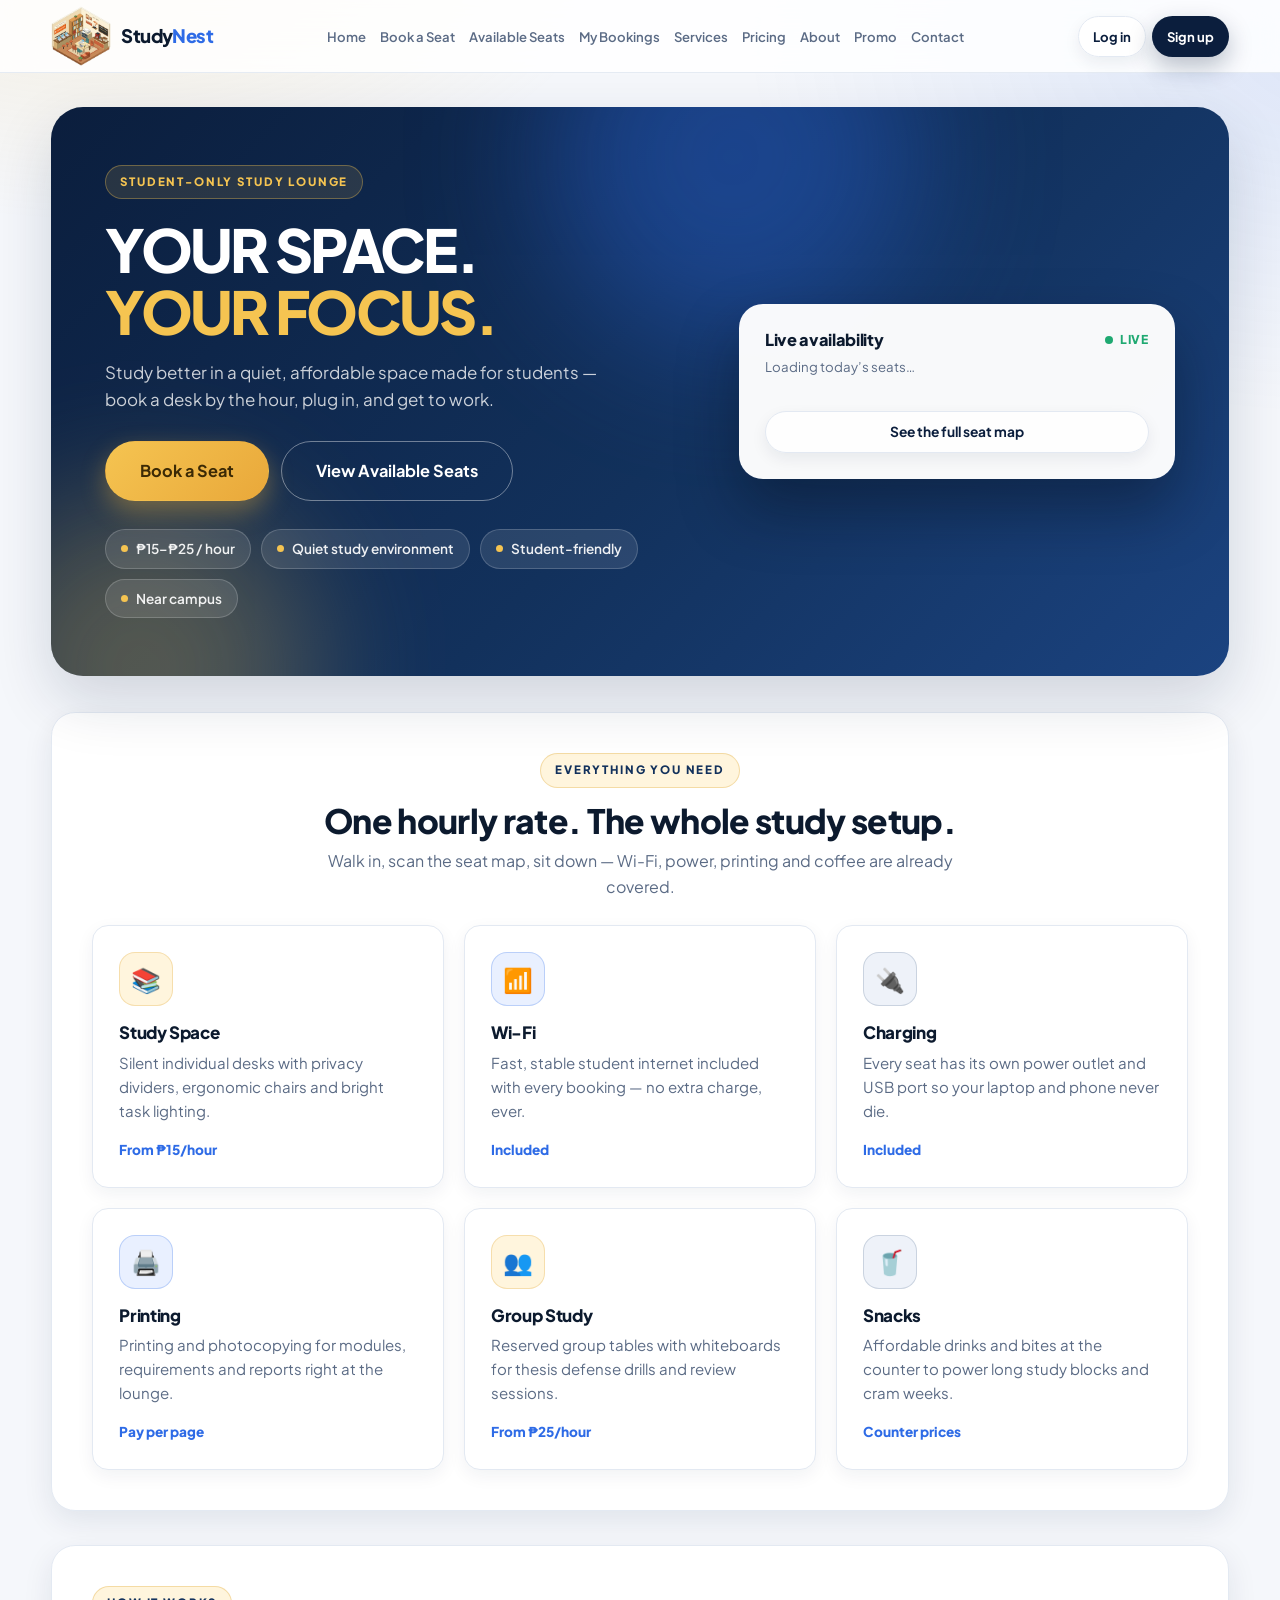
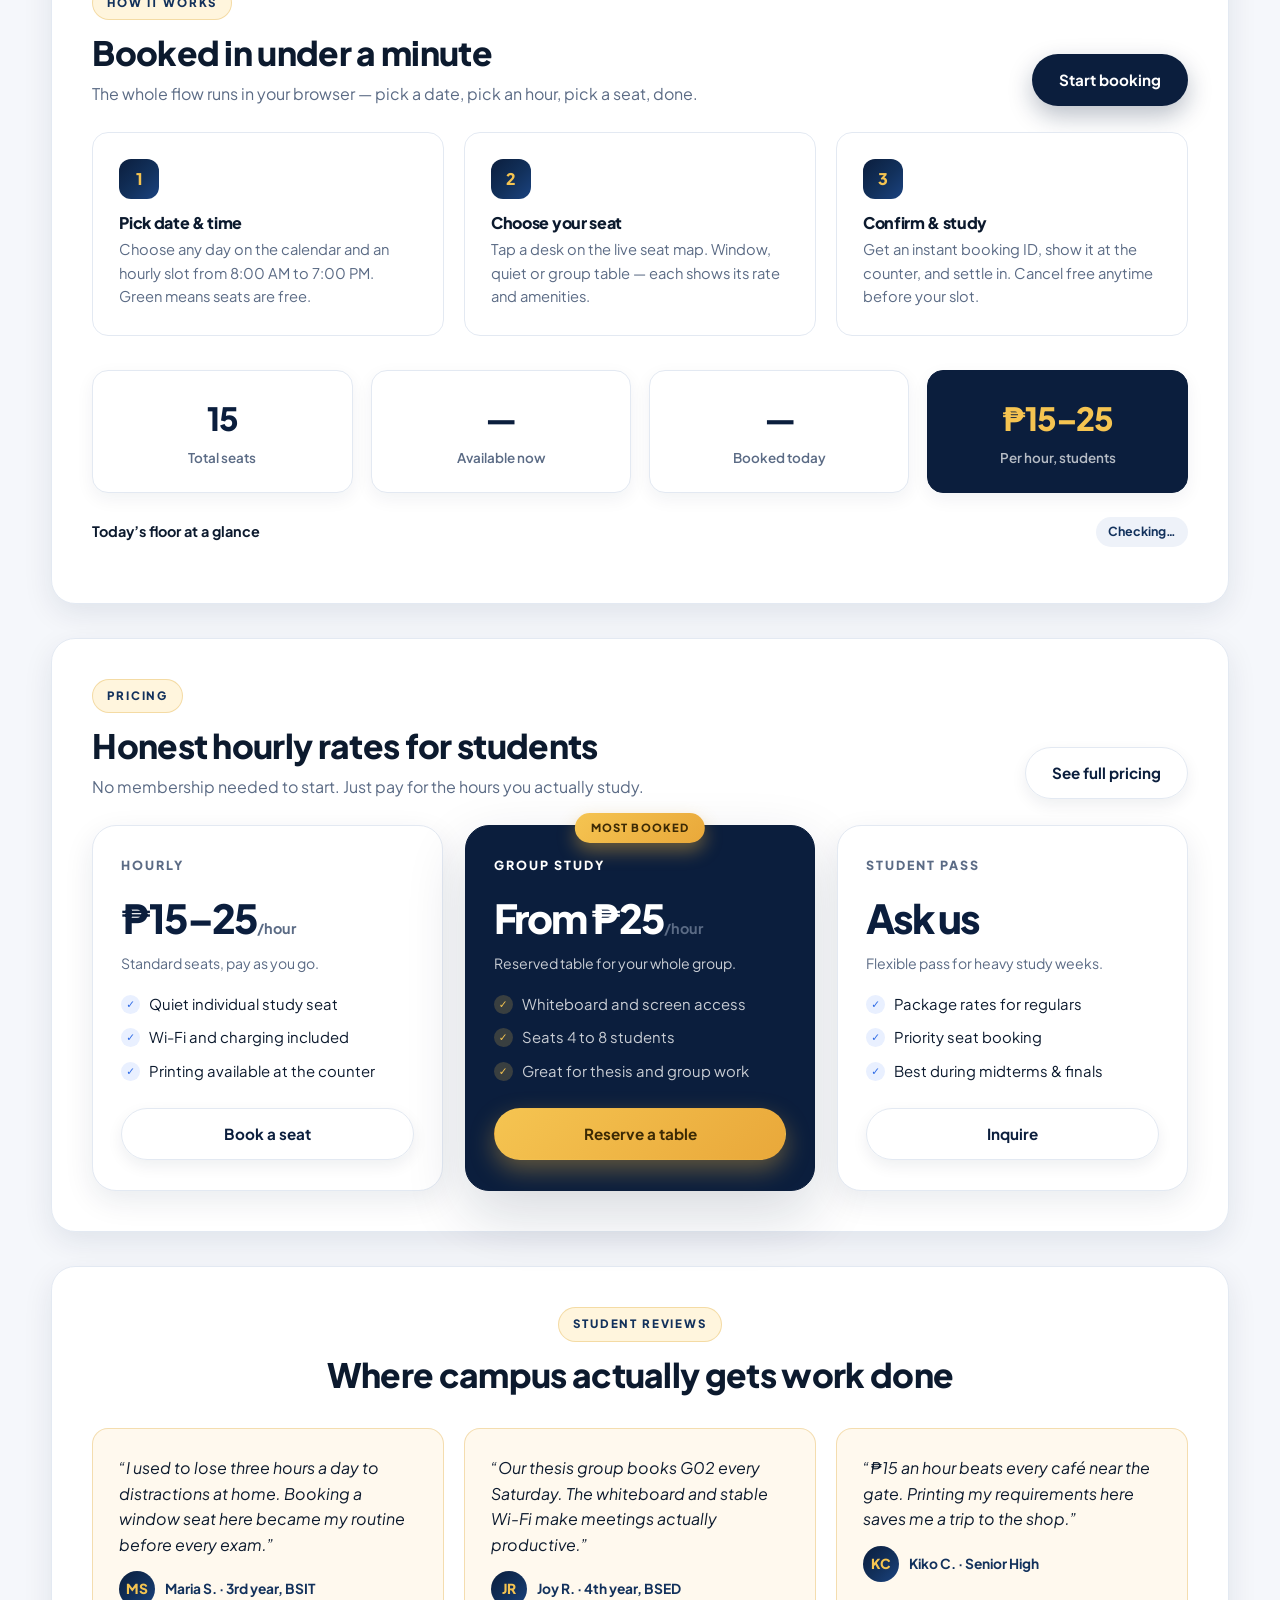
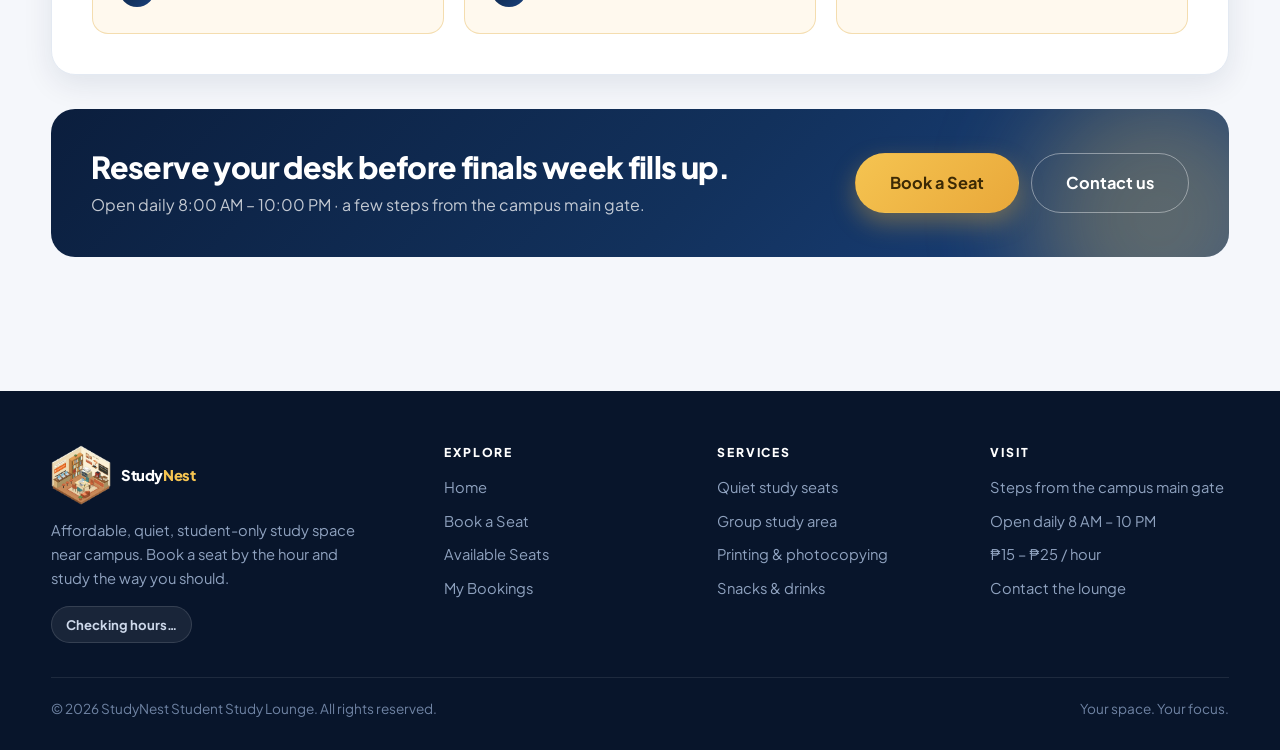
<file: pages/public/index.html>
<!DOCTYPE html>
<html lang="en">
<head>
  <meta charset="UTF-8" />
  <meta name="viewport" content="width=device-width, initial-scale=1.0" />
  <title>StudyNest — Your Space. Your Focus. | Student Study Lounge Booking</title>
  <meta name="description" content="StudyNest is an affordable, student-only study lounge near campus. Book quiet study seats and group study spaces by the hour from ₱15–₱25. Wi-Fi, printing, charging and snacks included." />
  <link rel="icon" href="data:image/svg+xml,%3Csvg xmlns='http://www.w3.org/2000/svg' viewBox='0 0 64 64'%3E%3Crect width='64' height='64' rx='16' fill='%230b1e3d'/%3E%3Ctext x='32' y='42' font-family='Arial' font-size='26' font-weight='bold' fill='%23f5c451' text-anchor='middle'%3ESN%3C/text%3E%3C/svg%3E" />
  <link rel="preconnect" href="https://fonts.googleapis.com" />
  <link rel="preconnect" href="https://fonts.gstatic.com" crossorigin />
  <link href="https://fonts.googleapis.com/css2?family=Plus+Jakarta+Sans:wght@400;500;600;700;800&display=swap" rel="stylesheet" />
  <link rel="stylesheet" href="../../css/style.css" />
  <link rel="stylesheet" href="https://pyscript.net/releases/2026.7.3/core.css" />
  <script type="module" src="https://pyscript.net/releases/2026.7.3/core.js"></script>
</head>
<body data-page="home">

  <nav class="nav">
    <div class="container nav-inner">
      <a href="../public/index.html" class="brand"><img class="brand-mark" src="../../TOP.png" alt="" /><span class="brand-text">Study<span class="accent">Nest</span></span></a>

      <ul class="nav-links" id="nav-links">
        <li><a href="../public/index.html" data-nav="home">Home</a></li>
        <li><a href="../booking/booking.html" data-nav="book">Book a Seat</a></li>
        <li><a href="../booking/seats.html" data-nav="seats">Available Seats</a></li>
        <li><a href="../booking/my-bookings.html" data-nav="my-bookings">My Bookings</a></li>
        <li><a href="../public/services.html" data-nav="services">Services</a></li>
        <li><a href="../public/pricing.html" data-nav="pricing">Pricing</a></li>
        <li><a href="../public/about.html" data-nav="about">About</a></li>
        <li><a href="../public/promo.html" data-nav="promo">Promo</a></li>
        <li><a href="../public/contact.html" data-nav="contact">Contact</a></li>
        <li class="mobile-cta"><a href="../auth/login.html" data-nav="login">Login / Sign Up</a></li>
      </ul>

      <div class="nav-actions" id="nav-auth">
        <a href="../auth/login.html" class="btn btn-ghost btn-sm">Log in</a>
        <a href="../auth/register.html" class="btn btn-primary btn-sm">Sign up</a>
      </div>

      <button class="nav-toggle" id="nav-toggle" type="button" aria-label="Toggle navigation" aria-expanded="false">
        <span></span><span></span><span></span>
      </button>
    </div>
  </nav>

  <header class="hero">
    <div class="container">
      <div class="hero-panel">
        <div class="hero-copy">
          <span class="eyebrow on-dark">Student-only study lounge</span>
          <h1>Your Space.<br /><span class="accent">Your Focus.</span></h1>
          <p class="hero-sub">Study better in a quiet, affordable space made for students &mdash; book a desk by the hour, plug in, and get to work.</p>

          <div class="hero-actions">
            <a href="../booking/booking.html" class="btn btn-amber btn-lg">Book a Seat</a>
            <a href="../booking/seats.html" class="btn btn-outline-light btn-lg">View Available Seats</a>
          </div>

          <div class="hero-facts">
            <span class="fact"><span class="dot"></span>&#8369;15&ndash;&#8369;25 / hour</span>
            <span class="fact"><span class="dot"></span>Quiet study environment</span>
            <span class="fact"><span class="dot"></span>Student-friendly</span>
            <span class="fact"><span class="dot"></span>Near campus</span>
          </div>
        </div>

        <aside class="hero-aside">
          <div class="hero-card">
            <div class="hero-card-head">
              <h3>Live availability</h3>
              <span class="badge-live"><span class="pulse"></span>Live</span>
            </div>
            <p class="sub" id="hero-slot-label">Loading today&rsquo;s seats&hellip;</p>
            <div id="hero-live" aria-live="polite"></div>
            <a href="../booking/seats.html" class="btn btn-ghost btn-block btn-sm mt-2">See the full seat map</a>
          </div>
        </aside>
      </div>
    </div>
  </header>

  <main class="container">

    <section class="section">
      <div class="section-card">
        <div class="section-head center">
          <div class="lead">
            <span class="eyebrow">Everything you need</span>
            <h2>One hourly rate. The whole study setup.</h2>
            <p>Walk in, scan the seat map, sit down &mdash; Wi-Fi, power, printing and coffee are already covered.</p>
          </div>
        </div>

        <div class="grid grid-3">
          <article class="card hoverable service-card">
            <div class="icon-tile">📚</div>
            <h3>Study Space</h3>
            <p>Silent individual desks with privacy dividers, ergonomic chairs and bright task lighting.</p>
            <div class="price">From ₱15/hour</div>
          </article>
          <article class="card hoverable service-card">
            <div class="icon-tile blue">📶</div>
            <h3>Wi-Fi</h3>
            <p>Fast, stable student internet included with every booking &mdash; no extra charge, ever.</p>
            <div class="price">Included</div>
          </article>
          <article class="card hoverable service-card">
            <div class="icon-tile navy">🔌</div>
            <h3>Charging</h3>
            <p>Every seat has its own power outlet and USB port so your laptop and phone never die.</p>
            <div class="price">Included</div>
          </article>
          <article class="card hoverable service-card">
            <div class="icon-tile blue">🖨️</div>
            <h3>Printing</h3>
            <p>Printing and photocopying for modules, requirements and reports right at the lounge.</p>
            <div class="price">Pay per page</div>
          </article>
          <article class="card hoverable service-card">
            <div class="icon-tile">👥</div>
            <h3>Group Study</h3>
            <p>Reserved group tables with whiteboards for thesis defense drills and review sessions.</p>
            <div class="price">From ₱25/hour</div>
          </article>
          <article class="card hoverable service-card">
            <div class="icon-tile navy">🥤</div>
            <h3>Snacks</h3>
            <p>Affordable drinks and bites at the counter to power long study blocks and cram weeks.</p>
            <div class="price">Counter prices</div>
          </article>
        </div>
      </div>
    </section>

    <section class="section">
      <div class="section-card">
        <div class="section-head">
          <div class="lead">
            <span class="eyebrow">How it works</span>
            <h2>Booked in under a minute</h2>
            <p>The whole flow runs in your browser &mdash; pick a date, pick an hour, pick a seat, done.</p>
          </div>
          <a href="../booking/booking.html" class="btn btn-primary">Start booking</a>
        </div>

        <div class="steps">
          <div class="step">
            <span class="num">1</span>
            <h3>Pick date &amp; time</h3>
            <p>Choose any day on the calendar and an hourly slot from 8:00 AM to 7:00 PM. Green means seats are free.</p>
          </div>
          <div class="step">
            <span class="num">2</span>
            <h3>Choose your seat</h3>
            <p>Tap a desk on the live seat map. Window, quiet or group table &mdash; each shows its rate and amenities.</p>
          </div>
          <div class="step">
            <span class="num">3</span>
            <h3>Confirm &amp; study</h3>
            <p>Get an instant booking ID, show it at the counter, and settle in. Cancel free anytime before your slot.</p>
          </div>
        </div>

        <div class="stat-grid mt-4" id="home-stats">
          <div class="stat-card"><span class="value" id="stat-total">15</span><span class="label">Total seats</span></div>
          <div class="stat-card"><span class="value" id="stat-available">&mdash;</span><span class="label">Available now</span></div>
          <div class="stat-card"><span class="value" id="stat-booked">&mdash;</span><span class="label">Booked today</span></div>
          <div class="stat-card accent"><span class="value">₱15&ndash;25</span><span class="label">Per hour, students</span></div>
        </div>

        <div class="mt-3">
          <div class="row between mb-2">
            <strong style="font-size:.9rem;">Today&rsquo;s floor at a glance</strong>
            <span class="pill navy" id="home-floor-label">Checking&hellip;</span>
          </div>
          <div class="chip-row" id="home-seats"></div>
        </div>
      </div>
    </section>

    <section class="section">
      <div class="section-card">
        <div class="section-head">
          <div class="lead">
            <span class="eyebrow">Pricing</span>
            <h2>Honest hourly rates for students</h2>
            <p>No membership needed to start. Just pay for the hours you actually study.</p>
          </div>
          <a href="../public/pricing.html" class="btn btn-ghost">See full pricing</a>
        </div>

        <div class="plans">
          <div class="plan">
            <span class="plan-name">Hourly</span>
            <div class="plan-price">₱15&ndash;25<small>/hour</small></div>
            <p class="plan-desc">Standard seats, pay as you go.</p>
            <ul class="plan-list">
              <li>Quiet individual study seat</li>
              <li>Wi-Fi and charging included</li>
              <li>Printing available at the counter</li>
            </ul>
            <a href="../booking/booking.html" class="btn btn-ghost btn-block">Book a seat</a>
          </div>

          <div class="plan featured">
            <span class="plan-flag">Most booked</span>
            <span class="plan-name">Group Study</span>
            <div class="plan-price">From ₱25<small>/hour</small></div>
            <p class="plan-desc">Reserved table for your whole group.</p>
            <ul class="plan-list">
              <li>Whiteboard and screen access</li>
              <li>Seats 4 to 8 students</li>
              <li>Great for thesis and group work</li>
            </ul>
            <a href="../booking/booking.html" class="btn btn-amber btn-block">Reserve a table</a>
          </div>

          <div class="plan">
            <span class="plan-name">Student Pass</span>
            <div class="plan-price">Ask us</div>
            <p class="plan-desc">Flexible pass for heavy study weeks.</p>
            <ul class="plan-list">
              <li>Package rates for regulars</li>
              <li>Priority seat booking</li>
              <li>Best during midterms &amp; finals</li>
            </ul>
            <a href="../public/contact.html" class="btn btn-ghost btn-block">Inquire</a>
          </div>
        </div>
      </div>
    </section>

    <section class="section">
      <div class="section-card">
        <div class="section-head center">
          <div class="lead">
            <span class="eyebrow">Student reviews</span>
            <h2>Where campus actually gets work done</h2>
          </div>
        </div>
        <div class="grid grid-3">
          <div class="quote">
            <p>&ldquo;I used to lose three hours a day to distractions at home. Booking a window seat here became my routine before every exam.&rdquo;</p>
            <div class="who"><span class="av">MS</span> Maria S. &middot; 3rd year, BSIT</div>
          </div>
          <div class="quote">
            <p>&ldquo;Our thesis group books G02 every Saturday. The whiteboard and stable Wi-Fi make meetings actually productive.&rdquo;</p>
            <div class="who"><span class="av">JR</span> Joy R. &middot; 4th year, BSED</div>
          </div>
          <div class="quote">
            <p>&ldquo;₱15 an hour beats every café near the gate. Printing my requirements here saves me a trip to the shop.&rdquo;</p>
            <div class="who"><span class="av">KC</span> Kiko C. &middot; Senior High</div>
          </div>
        </div>
      </div>
    </section>

    <section class="section">
      <div class="cta-band">
        <div>
          <h2>Reserve your desk before finals week fills up.</h2>
          <p>Open daily 8:00 AM &ndash; 10:00 PM &middot; a few steps from the campus main gate.</p>
        </div>
        <div class="cta-actions">
          <a href="../booking/booking.html" class="btn btn-amber btn-lg">Book a Seat</a>
          <a href="../public/contact.html" class="btn btn-outline-light btn-lg">Contact us</a>
        </div>
      </div>
    </section>

  </main>

  <footer class="footer">
    <div class="container footer-grid">
      <div class="footer-brand">
        <a href="../public/index.html" class="brand"><img class="brand-mark" src="../../TOP.png" alt="" /><span class="brand-text">Study<span class="accent">Nest</span></span></a>
        <p>Affordable, quiet, student-only study space near campus. Book a seat by the hour and study the way you should.</p>
        <span class="footer-status js-status">Checking hours&hellip;</span>
      </div>

      <div class="footer-col">
        <h4>Explore</h4>
        <ul>
          <li><a href="../public/index.html">Home</a></li>
          <li><a href="../booking/booking.html">Book a Seat</a></li>
          <li><a href="../booking/seats.html">Available Seats</a></li>
          <li><a href="../booking/my-bookings.html">My Bookings</a></li>
        </ul>
      </div>

      <div class="footer-col">
        <h4>Services</h4>
        <ul>
          <li><a href="../public/services.html">Quiet study seats</a></li>
          <li><a href="../public/services.html">Group study area</a></li>
          <li><a href="../public/services.html">Printing &amp; photocopying</a></li>
          <li><a href="../public/services.html">Snacks &amp; drinks</a></li>
        </ul>
      </div>

      <div class="footer-col">
        <h4>Visit</h4>
        <ul>
          <li>Steps from the campus main gate</li>
          <li>Open daily 8 AM &ndash; 10 PM</li>
          <li>&#8369;15 &ndash; &#8369;25 / hour</li>
          <li><a href="../public/contact.html">Contact the lounge</a></li>
        </ul>
      </div>
    </div>

    <div class="container footer-bottom">
      <p>&copy; 2026 StudyNest Student Study Lounge. All rights reserved.</p>
      <p>Your space. Your focus.</p>
    </div>
  </footer>

  <div class="toast-host"></div>
  <div class="modal-root"></div>

  <script type="py" src="../../py/public/main.py" config="../../pyscript.json"></script>
</body>
</html>
</file>
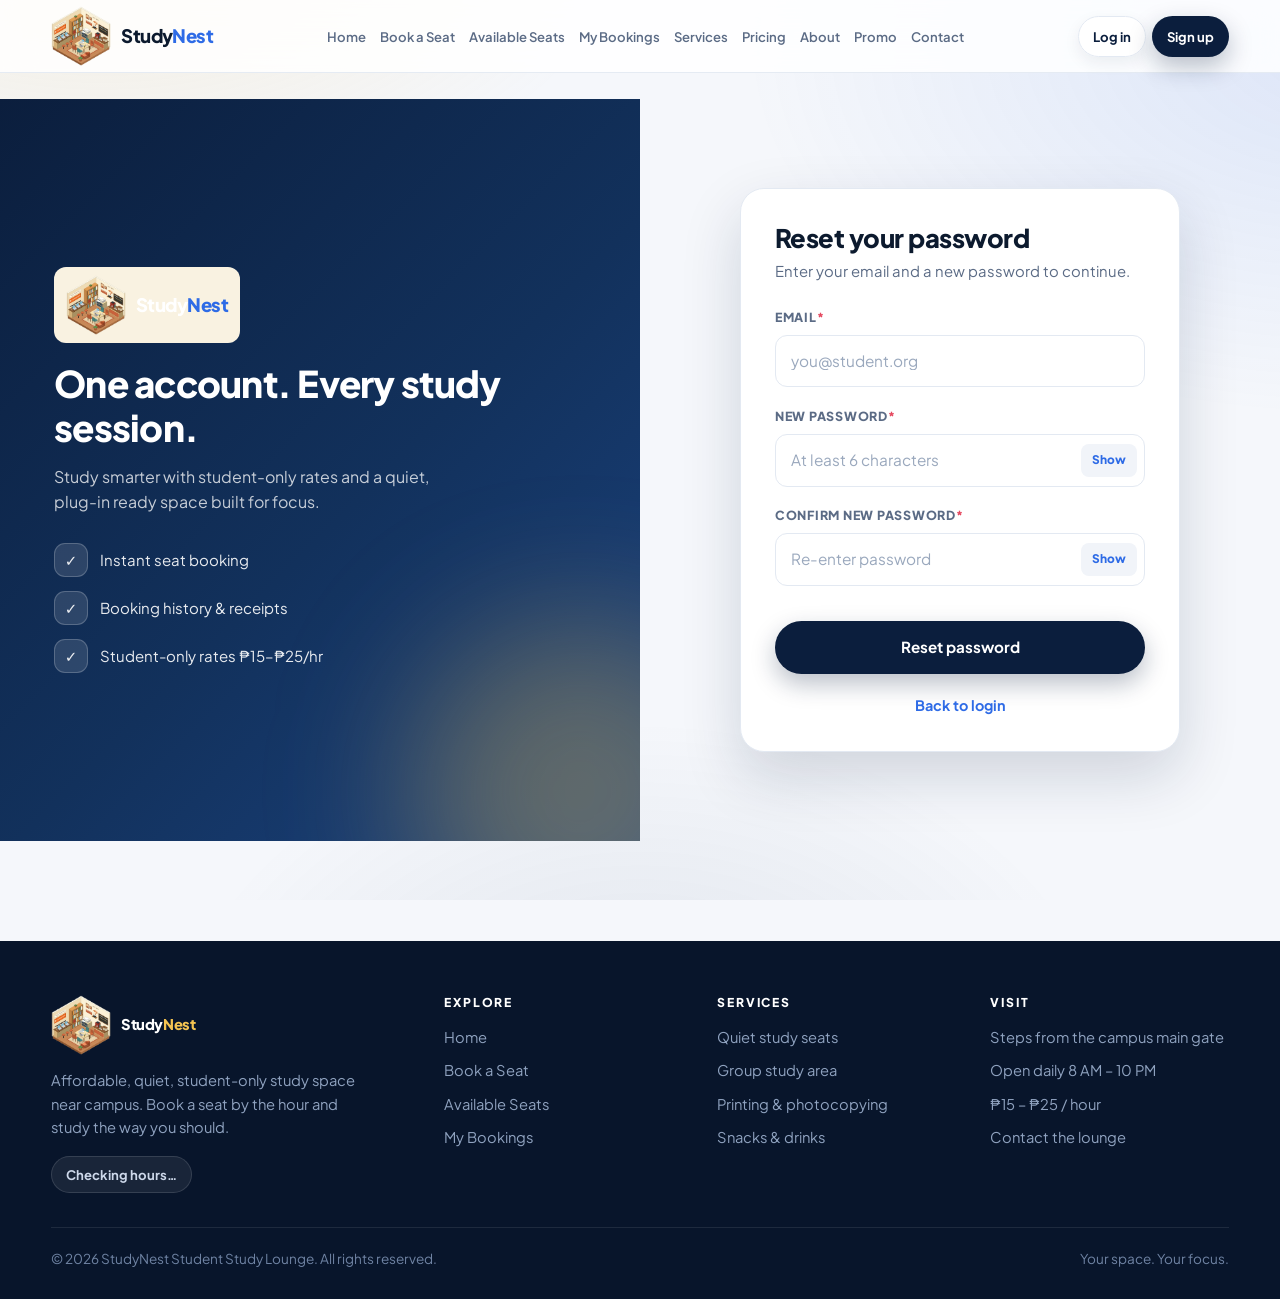
<file: pages/auth/forgot-password.html>
<!DOCTYPE html>
<html lang="en">
<head>
  <meta charset="UTF-8" />
  <meta name="viewport" content="width=device-width, initial-scale=1.0" />
  <title>Reset password — StudyNest</title>
  <meta name="description" content="Reset your StudyNest account password." />
  <link rel="icon" href="data:image/svg+xml,%3Csvg xmlns='http://www.w3.org/2000/svg' viewBox='0 0 64 64'%3E%3Crect width='64' height='64' rx='16' fill='%230b1e3d'/%3E%3Ctext x='32' y='42' font-family='Arial' font-size='26' font-weight='bold' fill='%23f5c451' text-anchor='middle'%3ESN%3C/text%3E%3C/svg%3E" />
  <link rel="preconnect" href="https://fonts.googleapis.com" />
  <link rel="preconnect" href="https://fonts.gstatic.com" crossorigin />
  <link href="https://fonts.googleapis.com/css2?family=Plus+Jakarta+Sans:wght@400;500;600;700;800&display=swap" rel="stylesheet" />
  <link rel="stylesheet" href="../../css/style.css" />
  <link rel="stylesheet" href="https://pyscript.net/releases/2026.7.3/core.css" />
  <script type="module" src="https://pyscript.net/releases/2026.7.3/core.js"></script>
</head>
<body data-page="login">

  <nav class="nav">
    <div class="container nav-inner">
      <a href="../public/index.html" class="brand"><img class="brand-mark" src="../../TOP.png" alt="" /><span class="brand-text">Study<span class="accent">Nest</span></span></a>

      <ul class="nav-links" id="nav-links">
        <li><a href="../public/index.html" data-nav="home">Home</a></li>
        <li><a href="../booking/booking.html" data-nav="book">Book a Seat</a></li>
        <li><a href="../booking/seats.html" data-nav="seats">Available Seats</a></li>
        <li><a href="../booking/my-bookings.html" data-nav="my-bookings">My Bookings</a></li>
        <li><a href="../public/services.html" data-nav="services">Services</a></li>
        <li><a href="../public/pricing.html" data-nav="pricing">Pricing</a></li>
        <li><a href="../public/about.html" data-nav="about">About</a></li>
        <li><a href="../public/promo.html" data-nav="promo">Promo</a></li>
        <li><a href="../public/contact.html" data-nav="contact">Contact</a></li>
        <li class="mobile-cta"><a href="../auth/login.html" data-nav="login">Login / Sign Up</a></li>
      </ul>

      <div class="nav-actions" id="nav-auth">
        <a href="../auth/login.html" class="btn btn-ghost btn-sm">Log in</a>
        <a href="../auth/register.html" class="btn btn-primary btn-sm">Sign up</a>
      </div>

      <button class="nav-toggle" id="nav-toggle" type="button" aria-label="Toggle navigation" aria-expanded="false">
        <span></span><span></span><span></span>
      </button>
    </div>
  </nav>

  <main class="auth-wrap">
    <aside class="auth-aside">
      <a href="../public/index.html" class="brand"><img class="brand-mark" src="../../TOP.png" alt="" /><span class="brand-text">Study<span class="accent">Nest</span></span></a>
      <h2>One account. Every study session.</h2>
      <p>Study smarter with student-only rates and a quiet, plug-in ready space built for focus.</p>
      <ul class="points">
        <li><span class="b">✓</span>Instant seat booking</li>
        <li><span class="b">✓</span>Booking history &amp; receipts</li>
        <li><span class="b">✓</span>Student-only rates ₱15–₱25/hr</li>
      </ul>
    </aside>
    <div class="auth-main">
      <section class="auth-card">
        <h1>Reset your password</h1>
        <p class="sub">Enter your email and a new password to continue.</p>
        <div class="alert err auth-alert hidden" id="auth-alert"></div>
        <form id="forgot-form" novalidate>
          <div class="field">
            <label for="fp-email">Email<span class="req">*</span></label>
            <input id="fp-email" name="email" type="email" autocomplete="email" class="input" placeholder="you@student.org" />
            <span class="err" data-err="email"></span>
          </div>
          <div class="field">
            <label for="fp-password">New Password<span class="req">*</span></label>
            <div class="input-group">
              <input id="fp-password" name="password" type="password" autocomplete="new-password" class="input" placeholder="At least 6 characters" />
              <button type="button" class="toggle" data-action="toggle-password">Show</button>
            </div>
            <span class="err" data-err="password"></span>
          </div>
          <div class="field">
            <label for="fp-confirm">Confirm New Password<span class="req">*</span></label>
            <div class="input-group">
              <input id="fp-confirm" name="confirm" type="password" autocomplete="new-password" class="input" placeholder="Re-enter password" />
              <button type="button" class="toggle" data-action="toggle-password">Show</button>
            </div>
            <span class="err" data-err="confirm"></span>
          </div>
          <button type="submit" class="btn btn-primary btn-block mt-2">Reset password</button>
        </form>
        <p class="auth-alt"><a href="../auth/login.html">Back to login</a></p>
      </section>
    </div>
  </main>

  <footer class="footer">
    <div class="container footer-grid">
      <div class="footer-brand">
        <a href="../public/index.html" class="brand"><img class="brand-mark" src="../../TOP.png" alt="" /><span class="brand-text">Study<span class="accent">Nest</span></span></a>
        <p>Affordable, quiet, student-only study space near campus. Book a seat by the hour and study the way you should.</p>
        <span class="footer-status js-status">Checking hours&hellip;</span>
      </div>
      <div class="footer-col">
        <h4>Explore</h4>
        <ul>
          <li><a href="../public/index.html">Home</a></li>
          <li><a href="../booking/booking.html">Book a Seat</a></li>
          <li><a href="../booking/seats.html">Available Seats</a></li>
          <li><a href="../booking/my-bookings.html">My Bookings</a></li>
        </ul>
      </div>
      <div class="footer-col">
        <h4>Services</h4>
        <ul>
          <li><a href="../public/services.html">Quiet study seats</a></li>
          <li><a href="../public/services.html">Group study area</a></li>
          <li><a href="../public/services.html">Printing &amp; photocopying</a></li>
          <li><a href="../public/services.html">Snacks &amp; drinks</a></li>
        </ul>
      </div>
      <div class="footer-col">
        <h4>Visit</h4>
        <ul>
          <li>Steps from the campus main gate</li>
          <li>Open daily 8 AM &ndash; 10 PM</li>
          <li>&#8369;15 &ndash; &#8369;25 / hour</li>
          <li><a href="../public/contact.html">Contact the lounge</a></li>
        </ul>
      </div>
    </div>
    <div class="container footer-bottom">
      <p>&copy; 2026 StudyNest Student Study Lounge. All rights reserved.</p>
      <p>Your space. Your focus.</p>
    </div>
  </footer>

  <div class="toast-host"></div>
  <div class="modal-root"></div>

  <script type="py" src="../../py/auth/auth.py" config="../../pyscript.json"></script>
</body>
</html>
</file>
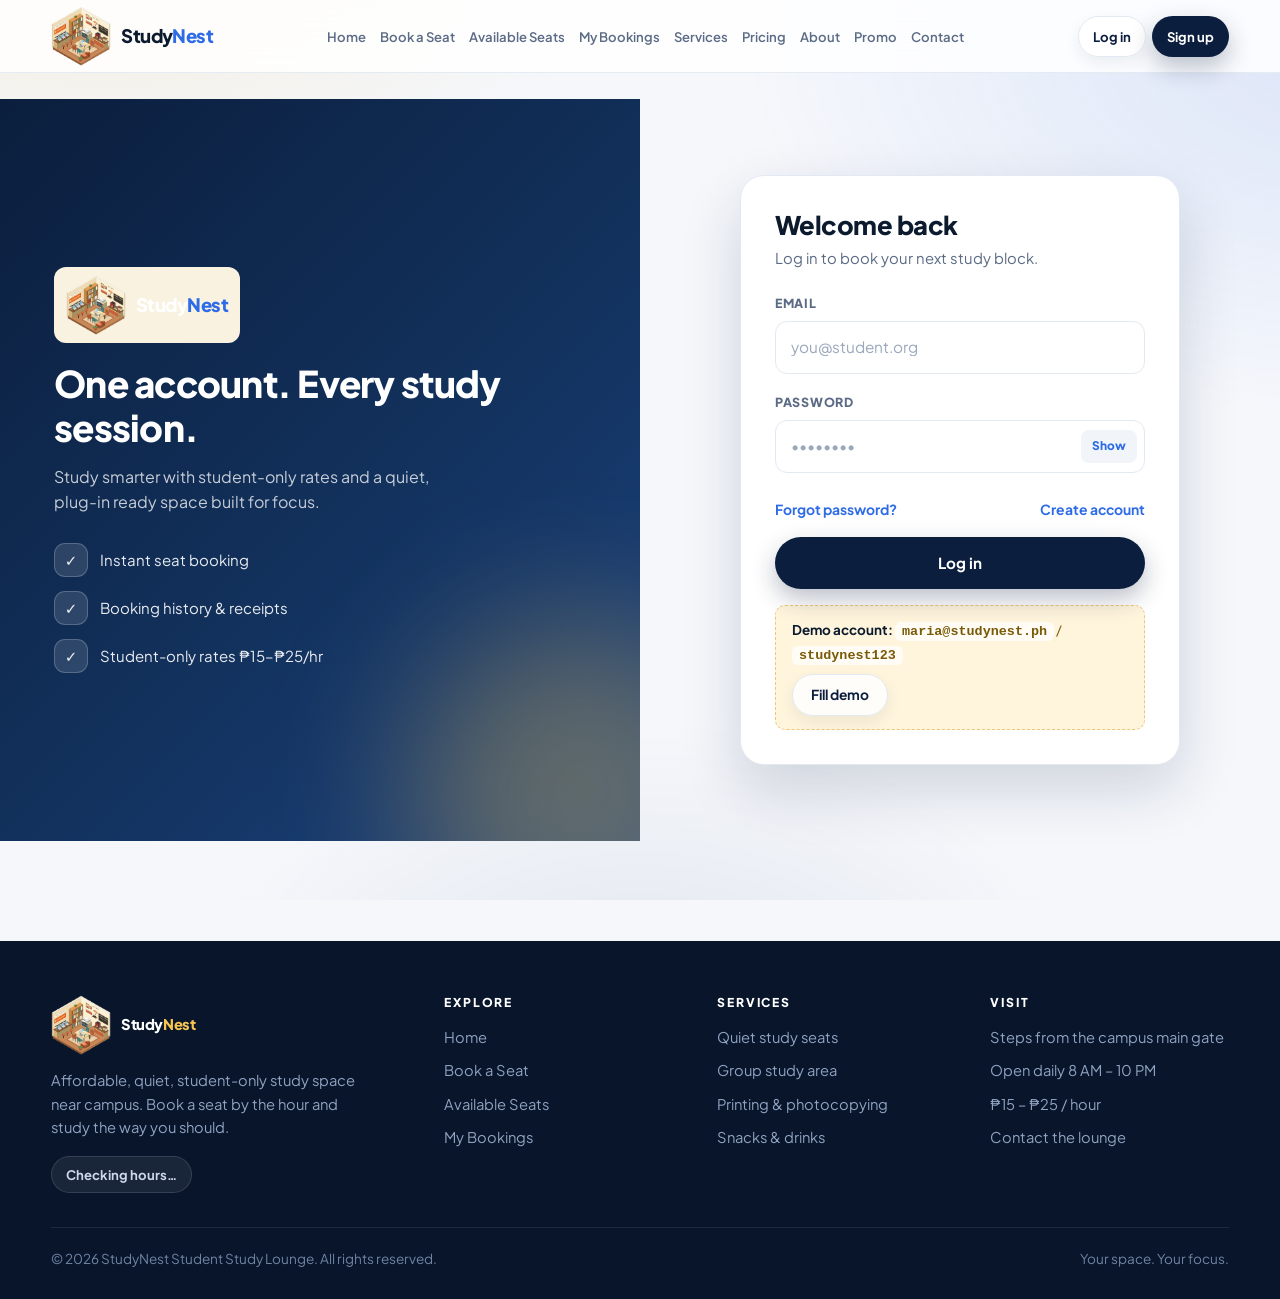
<file: pages/auth/login.html>
<!DOCTYPE html>
<html lang="en">
<head>
  <meta charset="UTF-8" />
  <meta name="viewport" content="width=device-width, initial-scale=1.0" />
  <title>Log in — StudyNest</title>
  <meta name="description" content="Log in to your StudyNest account to book study seats and manage your bookings." />
  <link rel="icon" href="data:image/svg+xml,%3Csvg xmlns='http://www.w3.org/2000/svg' viewBox='0 0 64 64'%3E%3Crect width='64' height='64' rx='16' fill='%230b1e3d'/%3E%3Ctext x='32' y='42' font-family='Arial' font-size='26' font-weight='bold' fill='%23f5c451' text-anchor='middle'%3ESN%3C/text%3E%3C/svg%3E" />
  <link rel="preconnect" href="https://fonts.googleapis.com" />
  <link rel="preconnect" href="https://fonts.gstatic.com" crossorigin />
  <link href="https://fonts.googleapis.com/css2?family=Plus+Jakarta+Sans:wght@400;500;600;700;800&display=swap" rel="stylesheet" />
  <link rel="stylesheet" href="../../css/style.css" />
  <link rel="stylesheet" href="https://pyscript.net/releases/2026.7.3/core.css" />
  <script type="module" src="https://pyscript.net/releases/2026.7.3/core.js"></script>
</head>
<body data-page="login">

  <nav class="nav">
    <div class="container nav-inner">
      <a href="../public/index.html" class="brand"><img class="brand-mark" src="../../TOP.png" alt="" /><span class="brand-text">Study<span class="accent">Nest</span></span></a>

      <ul class="nav-links" id="nav-links">
        <li><a href="../public/index.html" data-nav="home">Home</a></li>
        <li><a href="../booking/booking.html" data-nav="book">Book a Seat</a></li>
        <li><a href="../booking/seats.html" data-nav="seats">Available Seats</a></li>
        <li><a href="../booking/my-bookings.html" data-nav="my-bookings">My Bookings</a></li>
        <li><a href="../public/services.html" data-nav="services">Services</a></li>
        <li><a href="../public/pricing.html" data-nav="pricing">Pricing</a></li>
        <li><a href="../public/about.html" data-nav="about">About</a></li>
        <li><a href="../public/promo.html" data-nav="promo">Promo</a></li>
        <li><a href="../public/contact.html" data-nav="contact">Contact</a></li>
        <li class="mobile-cta"><a href="../auth/login.html" data-nav="login">Login / Sign Up</a></li>
      </ul>

      <div class="nav-actions" id="nav-auth">
        <a href="../auth/login.html" class="btn btn-ghost btn-sm">Log in</a>
        <a href="../auth/register.html" class="btn btn-primary btn-sm">Sign up</a>
      </div>

      <button class="nav-toggle" id="nav-toggle" type="button" aria-label="Toggle navigation" aria-expanded="false">
        <span></span><span></span><span></span>
      </button>
    </div>
  </nav>

  <main class="auth-wrap">
    <aside class="auth-aside">
      <a href="../public/index.html" class="brand"><img class="brand-mark" src="../../TOP.png" alt="" /><span class="brand-text">Study<span class="accent">Nest</span></span></a>
      <h2>One account. Every study session.</h2>
      <p>Study smarter with student-only rates and a quiet, plug-in ready space built for focus.</p>
      <ul class="points">
        <li><span class="b">✓</span>Instant seat booking</li>
        <li><span class="b">✓</span>Booking history &amp; receipts</li>
        <li><span class="b">✓</span>Student-only rates ₱15–₱25/hr</li>
      </ul>
    </aside>
    <div class="auth-main">
      <section class="auth-card">
        <h1>Welcome back</h1>
        <p class="sub">Log in to book your next study block.</p>
        <div class="alert err auth-alert hidden" id="auth-alert"></div>
        <form id="login-form" novalidate>
          <div class="field">
            <label for="login-email">Email</label>
            <input id="login-email" name="email" type="email" autocomplete="email" class="input" placeholder="you@student.org" />
            <span class="err" data-err="email"></span>
          </div>
          <div class="field">
            <label for="login-password">Password</label>
            <div class="input-group">
              <input id="login-password" name="password" type="password" autocomplete="current-password" class="input" placeholder="••••••••" />
              <button type="button" class="toggle" data-action="toggle-password">Show</button>
            </div>
            <span class="err" data-err="password"></span>
          </div>
          <div class="auth-links">
            <a href="../auth/forgot-password.html">Forgot password?</a>
            <a href="../auth/register.html">Create account</a>
          </div>
          <button type="submit" class="btn btn-primary btn-block mt-2">Log in</button>
        </form>
        <div class="demo-box mt-2">
          <strong>Demo account:</strong> <code>maria@studynest.ph</code> / <code>studynest123</code>
          <div class="row mt-1">
            <button type="button" class="btn btn-ghost btn-sm" data-action="fill-demo">Fill demo</button>
          </div>
        </div>
      </section>
    </div>
  </main>

  <footer class="footer">
    <div class="container footer-grid">
      <div class="footer-brand">
        <a href="../public/index.html" class="brand"><img class="brand-mark" src="../../TOP.png" alt="" /><span class="brand-text">Study<span class="accent">Nest</span></span></a>
        <p>Affordable, quiet, student-only study space near campus. Book a seat by the hour and study the way you should.</p>
        <span class="footer-status js-status">Checking hours&hellip;</span>
      </div>
      <div class="footer-col">
        <h4>Explore</h4>
        <ul>
          <li><a href="../public/index.html">Home</a></li>
          <li><a href="../booking/booking.html">Book a Seat</a></li>
          <li><a href="../booking/seats.html">Available Seats</a></li>
          <li><a href="../booking/my-bookings.html">My Bookings</a></li>
        </ul>
      </div>
      <div class="footer-col">
        <h4>Services</h4>
        <ul>
          <li><a href="../public/services.html">Quiet study seats</a></li>
          <li><a href="../public/services.html">Group study area</a></li>
          <li><a href="../public/services.html">Printing &amp; photocopying</a></li>
          <li><a href="../public/services.html">Snacks &amp; drinks</a></li>
        </ul>
      </div>
      <div class="footer-col">
        <h4>Visit</h4>
        <ul>
          <li>Steps from the campus main gate</li>
          <li>Open daily 8 AM &ndash; 10 PM</li>
          <li>&#8369;15 &ndash; &#8369;25 / hour</li>
          <li><a href="../public/contact.html">Contact the lounge</a></li>
        </ul>
      </div>
    </div>
    <div class="container footer-bottom">
      <p>&copy; 2026 StudyNest Student Study Lounge. All rights reserved.</p>
      <p>Your space. Your focus.</p>
    </div>
  </footer>

  <div class="toast-host"></div>
  <div class="modal-root"></div>

  <script type="py" src="../../py/auth/auth.py" config="../../pyscript.json"></script>
</body>
</html>
</file>
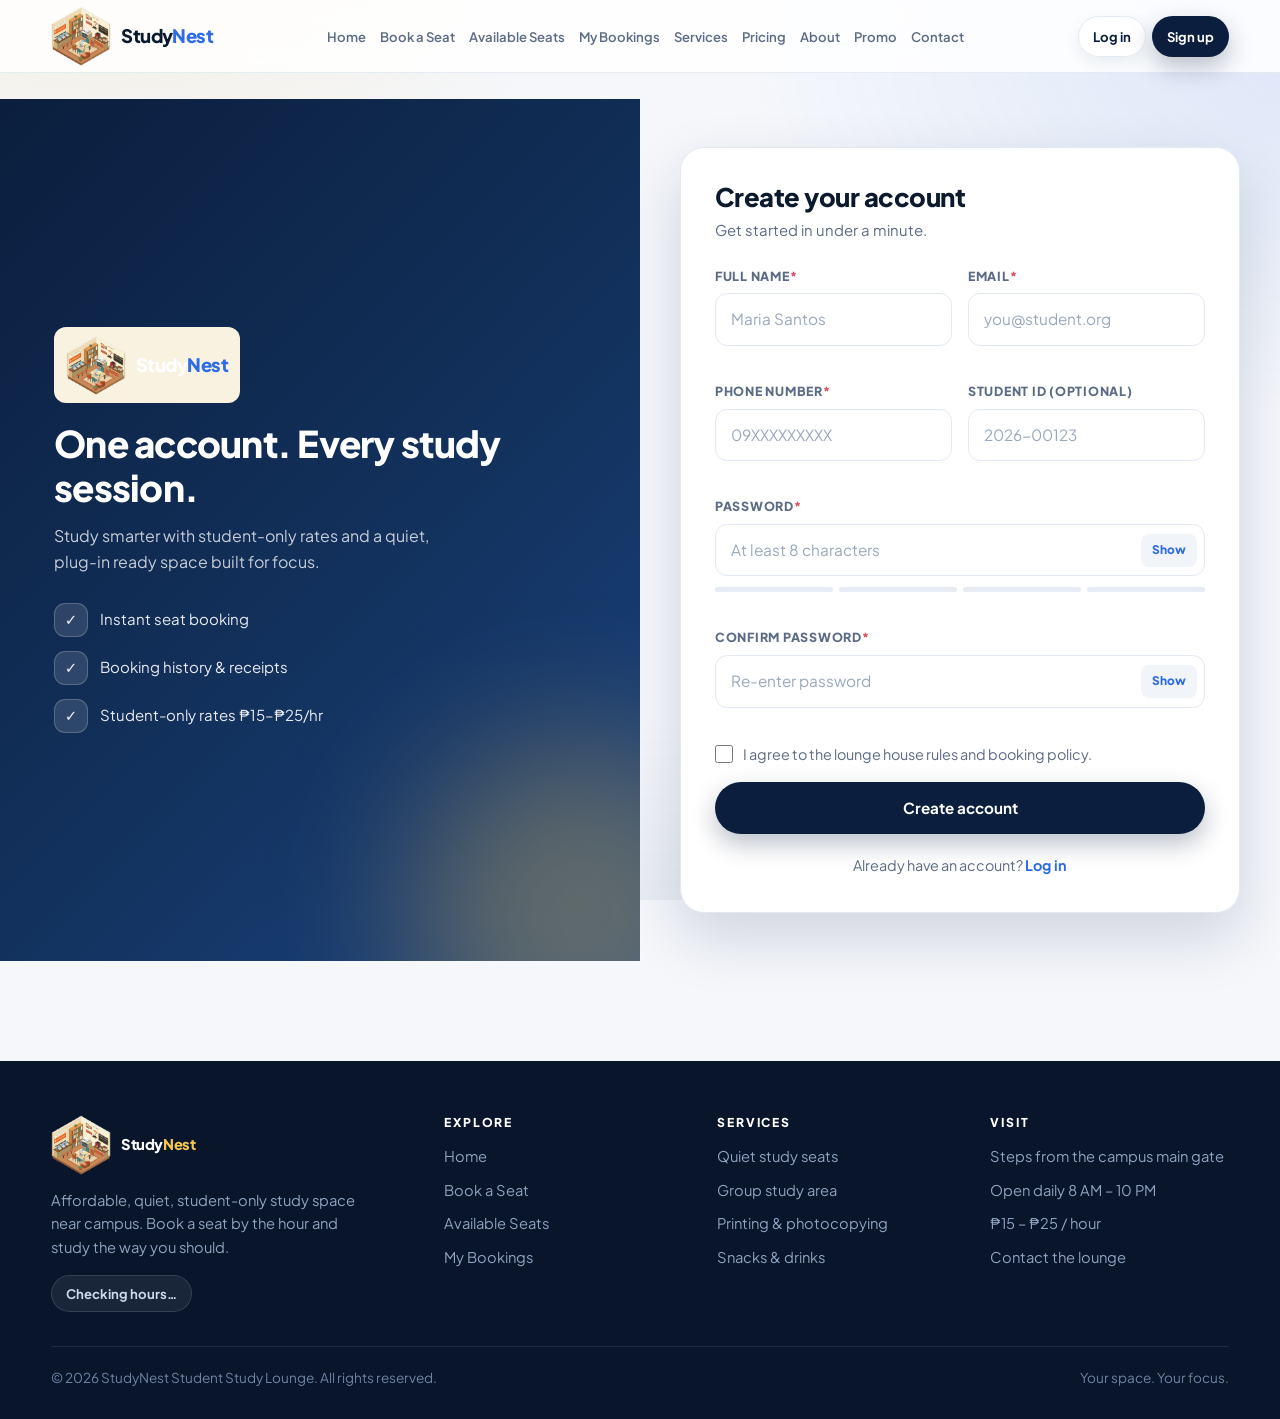
<file: pages/auth/register.html>
<!DOCTYPE html>
<html lang="en">
<head>
  <meta charset="UTF-8" />
  <meta name="viewport" content="width=device-width, initial-scale=1.0" />
  <title>Sign up — StudyNest</title>
  <meta name="description" content="Create your StudyNest account and start booking student-only study seats." />
  <link rel="icon" href="data:image/svg+xml,%3Csvg xmlns='http://www.w3.org/2000/svg' viewBox='0 0 64 64'%3E%3Crect width='64' height='64' rx='16' fill='%230b1e3d'/%3E%3Ctext x='32' y='42' font-family='Arial' font-size='26' font-weight='bold' fill='%23f5c451' text-anchor='middle'%3ESN%3C/text%3E%3C/svg%3E" />
  <link rel="preconnect" href="https://fonts.googleapis.com" />
  <link rel="preconnect" href="https://fonts.gstatic.com" crossorigin />
  <link href="https://fonts.googleapis.com/css2?family=Plus+Jakarta+Sans:wght@400;500;600;700;800&display=swap" rel="stylesheet" />
  <link rel="stylesheet" href="../../css/style.css" />
  <link rel="stylesheet" href="https://pyscript.net/releases/2026.7.3/core.css" />
  <script type="module" src="https://pyscript.net/releases/2026.7.3/core.js"></script>
</head>
<body data-page="register">

  <nav class="nav">
    <div class="container nav-inner">
      <a href="../public/index.html" class="brand"><img class="brand-mark" src="../../TOP.png" alt="" /><span class="brand-text">Study<span class="accent">Nest</span></span></a>

      <ul class="nav-links" id="nav-links">
        <li><a href="../public/index.html" data-nav="home">Home</a></li>
        <li><a href="../booking/booking.html" data-nav="book">Book a Seat</a></li>
        <li><a href="../booking/seats.html" data-nav="seats">Available Seats</a></li>
        <li><a href="../booking/my-bookings.html" data-nav="my-bookings">My Bookings</a></li>
        <li><a href="../public/services.html" data-nav="services">Services</a></li>
        <li><a href="../public/pricing.html" data-nav="pricing">Pricing</a></li>
        <li><a href="../public/about.html" data-nav="about">About</a></li>
        <li><a href="../public/promo.html" data-nav="promo">Promo</a></li>
        <li><a href="../public/contact.html" data-nav="contact">Contact</a></li>
        <li class="mobile-cta"><a href="../auth/login.html" data-nav="login">Login / Sign Up</a></li>
      </ul>

      <div class="nav-actions" id="nav-auth">
        <a href="../auth/login.html" class="btn btn-ghost btn-sm">Log in</a>
        <a href="../auth/register.html" class="btn btn-primary btn-sm">Sign up</a>
      </div>

      <button class="nav-toggle" id="nav-toggle" type="button" aria-label="Toggle navigation" aria-expanded="false">
        <span></span><span></span><span></span>
      </button>
    </div>
  </nav>

  <main class="auth-wrap">
    <aside class="auth-aside">
      <a href="../public/index.html" class="brand"><img class="brand-mark" src="../../TOP.png" alt="" /><span class="brand-text">Study<span class="accent">Nest</span></span></a>
      <h2>One account. Every study session.</h2>
      <p>Study smarter with student-only rates and a quiet, plug-in ready space built for focus.</p>
      <ul class="points">
        <li><span class="b">✓</span>Instant seat booking</li>
        <li><span class="b">✓</span>Booking history &amp; receipts</li>
        <li><span class="b">✓</span>Student-only rates ₱15–₱25/hr</li>
      </ul>
    </aside>
    <div class="auth-main">
      <section class="auth-card wide">
        <h1>Create your account</h1>
        <p class="sub">Get started in under a minute.</p>
        <div class="alert err auth-alert hidden" id="auth-alert"></div>
        <form id="register-form" novalidate>
          <div class="form-grid cols-2">
            <div class="field">
              <label for="reg-name">Full Name<span class="req">*</span></label>
              <input id="reg-name" name="name" type="text" autocomplete="name" class="input" placeholder="Maria Santos" />
              <span class="err" data-err="name"></span>
            </div>
            <div class="field">
              <label for="reg-email">Email<span class="req">*</span></label>
              <input id="reg-email" name="email" type="email" autocomplete="email" class="input" placeholder="you@student.org" />
              <span class="err" data-err="email"></span>
            </div>
            <div class="field">
              <label for="reg-phone">Phone Number<span class="req">*</span></label>
              <input id="reg-phone" name="phone" type="tel" autocomplete="tel" class="input" placeholder="09XXXXXXXXX" />
              <span class="err" data-err="phone"></span>
            </div>
            <div class="field">
              <label for="reg-studentid">Student ID (optional)</label>
              <input id="reg-studentid" name="student_id" type="text" class="input" placeholder="2026-00123" />
              <span class="err" data-err="student_id"></span>
            </div>
            <div class="field full">
              <label for="reg-password">Password<span class="req">*</span></label>
              <div class="input-group">
                <input id="reg-password" name="password" type="password" autocomplete="new-password" class="input" placeholder="At least 8 characters" />
                <button type="button" class="toggle" data-action="toggle-password">Show</button>
              </div>
              <div class="strength" id="pw-strength"><i></i><i></i><i></i><i></i></div>
              <span class="err" data-err="password"></span>
            </div>
            <div class="field full">
              <label for="reg-confirm">Confirm Password<span class="req">*</span></label>
              <div class="input-group">
                <input id="reg-confirm" name="confirm" type="password" autocomplete="new-password" class="input" placeholder="Re-enter password" />
                <button type="button" class="toggle" data-action="toggle-password">Show</button>
              </div>
              <span class="err" data-err="confirm"></span>
            </div>
          </div>
          <label class="check mt-2">
            <input id="reg-terms" type="checkbox" />
            <span>I agree to the lounge house rules and booking policy.</span>
          </label>
          <span class="err" data-err="terms"></span>
          <button type="submit" class="btn btn-primary btn-block mt-2">Create account</button>
        </form>
        <p class="auth-alt">Already have an account? <a href="../auth/login.html">Log in</a></p>
      </section>
    </div>
  </main>

  <footer class="footer">
    <div class="container footer-grid">
      <div class="footer-brand">
        <a href="../public/index.html" class="brand"><img class="brand-mark" src="../../TOP.png" alt="" /><span class="brand-text">Study<span class="accent">Nest</span></span></a>
        <p>Affordable, quiet, student-only study space near campus. Book a seat by the hour and study the way you should.</p>
        <span class="footer-status js-status">Checking hours&hellip;</span>
      </div>
      <div class="footer-col">
        <h4>Explore</h4>
        <ul>
          <li><a href="../public/index.html">Home</a></li>
          <li><a href="../booking/booking.html">Book a Seat</a></li>
          <li><a href="../booking/seats.html">Available Seats</a></li>
          <li><a href="../booking/my-bookings.html">My Bookings</a></li>
        </ul>
      </div>
      <div class="footer-col">
        <h4>Services</h4>
        <ul>
          <li><a href="../public/services.html">Quiet study seats</a></li>
          <li><a href="../public/services.html">Group study area</a></li>
          <li><a href="../public/services.html">Printing &amp; photocopying</a></li>
          <li><a href="../public/services.html">Snacks &amp; drinks</a></li>
        </ul>
      </div>
      <div class="footer-col">
        <h4>Visit</h4>
        <ul>
          <li>Steps from the campus main gate</li>
          <li>Open daily 8 AM &ndash; 10 PM</li>
          <li>&#8369;15 &ndash; &#8369;25 / hour</li>
          <li><a href="../public/contact.html">Contact the lounge</a></li>
        </ul>
      </div>
    </div>
    <div class="container footer-bottom">
      <p>&copy; 2026 StudyNest Student Study Lounge. All rights reserved.</p>
      <p>Your space. Your focus.</p>
    </div>
  </footer>

  <div class="toast-host"></div>
  <div class="modal-root"></div>

  <script type="py" src="../../py/auth/auth.py" config="../../pyscript.json"></script>
</body>
</html>
</file>
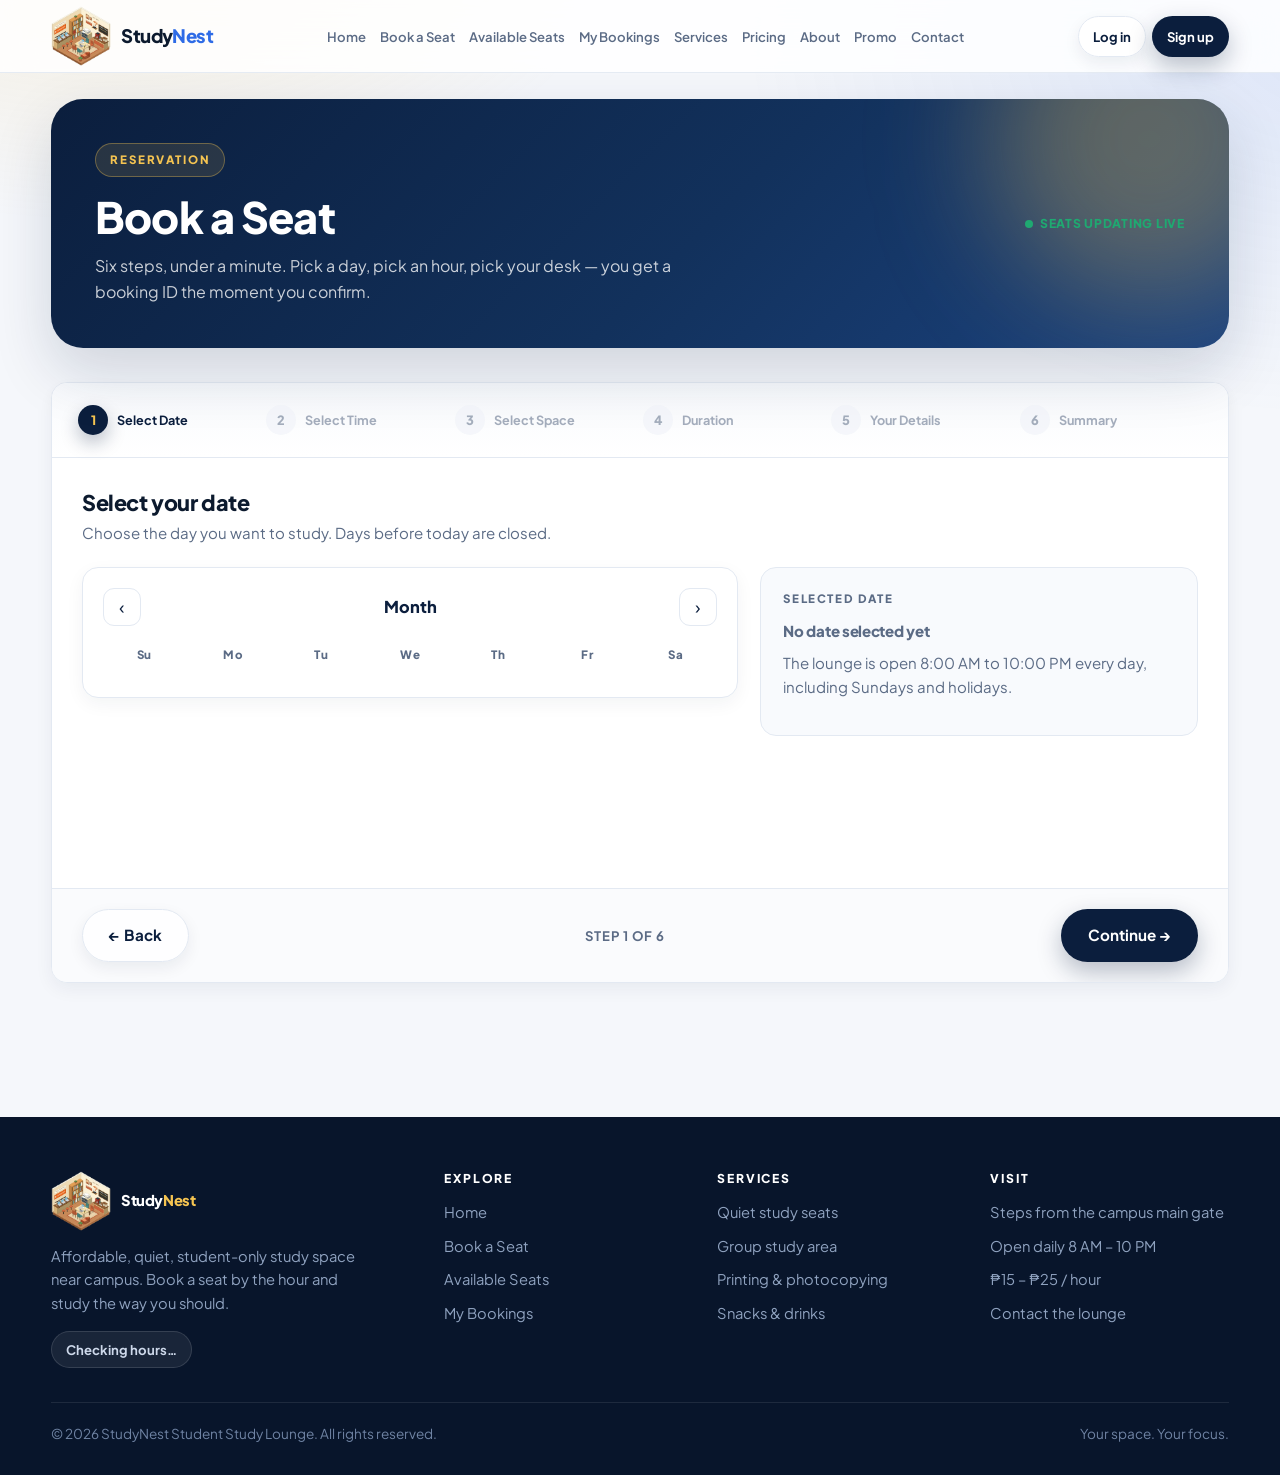
<file: pages/booking/booking.html>
<!DOCTYPE html>
<html lang="en">
<head>
  <meta charset="UTF-8" />
  <meta name="viewport" content="width=device-width, initial-scale=1.0" />
  <title>Book a Seat — 6-Step Reservation | StudyNest</title>
  <meta name="description" content="Reserve a StudyNest study seat or group table in six quick steps: date, time, seat, duration, details and instant confirmation with a booking ID." />
  <link rel="icon" href="data:image/svg+xml,%3Csvg xmlns='http://www.w3.org/2000/svg' viewBox='0 0 64 64'%3E%3Crect width='64' height='64' rx='16' fill='%230b1e3d'/%3E%3Ctext x='32' y='42' font-family='Arial' font-size='26' font-weight='bold' fill='%23f5c451' text-anchor='middle'%3ESN%3C/text%3E%3C/svg%3E" />
  <link rel="preconnect" href="https://fonts.googleapis.com" />
  <link rel="preconnect" href="https://fonts.gstatic.com" crossorigin />
  <link href="https://fonts.googleapis.com/css2?family=Plus+Jakarta+Sans:wght@400;500;600;700;800&display=swap" rel="stylesheet" />
  <link rel="stylesheet" href="../../css/style.css" />
  <link rel="stylesheet" href="../../css/booking.css" />
  <link rel="stylesheet" href="https://pyscript.net/releases/2026.7.3/core.css" />
  <script type="module" src="https://pyscript.net/releases/2026.7.3/core.js"></script>
</head>
<body data-page="book">

  <nav class="nav">
    <div class="container nav-inner">
      <a href="../public/index.html" class="brand"><img class="brand-mark" src="../../TOP.png" alt="" /><span class="brand-text">Study<span class="accent">Nest</span></span></a>

      <ul class="nav-links" id="nav-links">
        <li><a href="../public/index.html" data-nav="home">Home</a></li>
        <li><a href="../booking/booking.html" data-nav="book">Book a Seat</a></li>
        <li><a href="../booking/seats.html" data-nav="seats">Available Seats</a></li>
        <li><a href="../booking/my-bookings.html" data-nav="my-bookings">My Bookings</a></li>
        <li><a href="../public/services.html" data-nav="services">Services</a></li>
        <li><a href="../public/pricing.html" data-nav="pricing">Pricing</a></li>
        <li><a href="../public/about.html" data-nav="about">About</a></li>
        <li><a href="../public/promo.html" data-nav="promo">Promo</a></li>
        <li><a href="../public/contact.html" data-nav="contact">Contact</a></li>
        <li class="mobile-cta"><a href="../auth/login.html" data-nav="login">Login / Sign Up</a></li>
      </ul>

      <div class="nav-actions" id="nav-auth">
        <a href="../auth/login.html" class="btn btn-ghost btn-sm">Log in</a>
        <a href="../auth/register.html" class="btn btn-primary btn-sm">Sign up</a>
      </div>

      <button class="nav-toggle" id="nav-toggle" type="button" aria-label="Toggle navigation" aria-expanded="false">
        <span></span><span></span><span></span>
      </button>
    </div>
  </nav>

  <main class="container">

    <section class="section">
      <div class="page-hero">
        <div class="row between">
          <div>
            <span class="eyebrow on-dark">Reservation</span>
            <h1>Book a Seat</h1>
            <p>Six steps, under a minute. Pick a day, pick an hour, pick your desk &mdash; you get a booking ID the moment you confirm.</p>
          </div>
          <span class="badge-live"><span class="pulse"></span>Seats updating live</span>
        </div>
      </div>
    </section>

    <section class="section">
      <div class="card wizard" id="wizard">

        <ol class="stepper" id="stepper">
          <li class="step-dot is-active" data-step="1"><span class="dot">1</span><span class="txt">Select Date</span></li>
          <li class="step-dot" data-step="2"><span class="dot">2</span><span class="txt">Select Time</span></li>
          <li class="step-dot" data-step="3"><span class="dot">3</span><span class="txt">Select Space</span></li>
          <li class="step-dot" data-step="4"><span class="dot">4</span><span class="txt">Duration</span></li>
          <li class="step-dot" data-step="5"><span class="dot">5</span><span class="txt">Your Details</span></li>
          <li class="step-dot" data-step="6"><span class="dot">6</span><span class="txt">Summary</span></li>
        </ol>

        <div class="wizard-body">

          <div class="step-panel" data-panel="1">
            <div class="panel-head">
              <h2>Select your date</h2>
              <p>Choose the day you want to study. Days before today are closed.</p>
            </div>
            <div class="book-layout">
              <div class="cal">
                <div class="cal-nav">
                  <button type="button" class="cal-nav-btn" data-dir="-1" aria-label="Previous month">&#8249;</button>
                  <span class="cal-label" id="cal-label">Month</span>
                  <button type="button" class="cal-nav-btn" data-dir="1" aria-label="Next month">&#8250;</button>
                </div>
                <div class="cal-head">
                  <span>Su</span><span>Mo</span><span>Tu</span><span>We</span><span>Th</span><span>Fr</span><span>Sa</span>
                </div>
                <div class="cal-grid" id="cal-grid"></div>
              </div>
              <div class="side-box">
                <span class="side-label">Selected date</span>
                <p class="side-value" id="date-chosen">No date selected yet</p>
                <p class="side-note">The lounge is open 8:00 AM to 10:00 PM every day, including Sundays and holidays.</p>
                <div class="side-mini" id="date-hint"></div>
              </div>
            </div>
          </div>

          <div class="step-panel hidden" data-panel="2">
            <div class="panel-head">
              <h2>Select a time slot</h2>
              <p id="slot-context">Hourly slots from 8:00 AM to 7:00 PM.</p>
            </div>
            <div class="legend mb-3">
              <span><i class="l-ok"></i>Available</span>
              <span><i class="l-warn"></i>Almost Full</span>
              <span><i class="l-bad"></i>Fully Booked</span>
            </div>
            <div class="slot-grid" id="slot-grid"></div>
            <div class="chosen mt-3" id="slot-chosen">No time selected yet</div>
          </div>

          <div class="step-panel hidden" data-panel="3">
            <div class="panel-head">
              <h2>Select your study space</h2>
              <p id="seat-context">Tap a desk to see its rate and amenities.</p>
            </div>
            <div class="book-layout">
              <div>
                <div id="floor-map"></div>
                <div class="legend mt-3">
                  <span><i class="l-ok"></i>Available</span>
                  <span><i class="l-warn"></i>Reserved</span>
                  <span><i class="l-bad"></i>Occupied</span>
                  <span><i class="l-sel"></i>Selected</span>
                </div>
              </div>
              <aside class="side-box">
                <span class="side-label">Your seat</span>
                <div id="seat-detail">
                  <p class="side-note">Nothing selected yet. Green desks on the floor plan are free for your chosen date and time.</p>
                </div>
              </aside>
            </div>
          </div>

          <div class="step-panel hidden" data-panel="4">
            <div class="panel-head">
              <h2>How long are you staying?</h2>
              <p>Extended sessions can run past closing time, so longer options may be locked.</p>
            </div>
            <div class="dur-grid" id="duration-grid"></div>
            <div class="price-preview" id="price-preview"></div>
          </div>

          <div class="step-panel hidden" data-panel="5">
            <div class="panel-head">
              <h2>Your details</h2>
              <p>We only use these to hold your seat and reach you if the lounge needs to.</p>
            </div>
            <div class="alert err hidden" id="form-alert"></div>
            <div class="form-grid cols-2">
              <div class="field">
                <label for="b-name">Full Name <span class="req">*</span></label>
                <input class="input" id="b-name" type="text" placeholder="Juan Dela Cruz" autocomplete="name" />
                <span class="err" id="e-name"></span>
              </div>
              <div class="field">
                <label for="b-email">Email <span class="req">*</span></label>
                <input class="input" id="b-email" type="email" placeholder="juan@student.edu.ph" autocomplete="email" />
                <span class="err" id="e-email"></span>
              </div>
              <div class="field">
                <label for="b-phone">Phone Number <span class="req">*</span></label>
                <input class="input" id="b-phone" type="tel" placeholder="09XX XXX XXXX" autocomplete="tel" />
                <span class="err" id="e-phone"></span>
              </div>
              <div class="field">
                <label for="b-sid">Student ID <span class="hint">(optional)</span></label>
                <input class="input" id="b-sid" type="text" placeholder="2026-00415" />
                <span class="err"></span>
              </div>
              <div class="field">
                <label for="b-people">Number of People <span class="req">*</span></label>
                <input class="input" id="b-people" type="number" min="1" step="1" value="1" />
                <span class="hint" id="people-hint">Individual seats fit 1 student.</span>
                <span class="err" id="e-people"></span>
              </div>
              <div class="field">
                <label>Seat summary</label>
                <p class="side-note" id="info-seat">—</p>
              </div>
            </div>
          </div>

          <div class="step-panel hidden" data-panel="6">
            <div class="panel-head">
              <h2>Booking summary</h2>
              <p>Check everything once more, then confirm to lock the seat.</p>
            </div>
            <div class="summary-wrap">
              <div class="summary" id="summary"></div>
              <aside class="side-box">
                <span class="side-label">Add-ons</span>
                <label class="check mb-2"><input type="checkbox" id="add-printing" /> Printing pack &mdash; &#8369;20 (10 pages + binding)</label>
                <label class="check"><input type="checkbox" id="add-snacks" /> Snack combo &mdash; &#8369;25 (drink + instant noodles)</label>
                <p class="side-note mt-2">Add-ons are paid together at the counter when you arrive.</p>
              </aside>
            </div>
            <div class="alert warn mt-3" id="confirm-note">Confirm your booking to lock your seat in. You can cancel for free any time before your slot.</div>
            <button type="button" class="btn btn-amber btn-lg btn-block mt-3" id="confirm-book">Confirm Booking</button>
          </div>

        </div>

        <div class="wizard-foot">
          <button type="button" class="btn btn-ghost" id="step-back">&#8592; Back</button>
          <span class="step-count" id="step-count">Step 1 of 6</span>
          <button type="button" class="btn btn-primary" id="step-next">Continue &#8594;</button>
        </div>
      </div>

      <div class="card confirm-view hidden" id="confirm-view"></div>
    </section>

  </main>

  <footer class="footer">
    <div class="container footer-grid">
      <div class="footer-brand">
        <a href="../public/index.html" class="brand"><img class="brand-mark" src="../../TOP.png" alt="" /><span class="brand-text">Study<span class="accent">Nest</span></span></a>
        <p>Affordable, quiet, student-only study space near campus. Book a seat by the hour and study the way you should.</p>
        <span class="footer-status js-status">Checking hours&hellip;</span>
      </div>

      <div class="footer-col">
        <h4>Explore</h4>
        <ul>
          <li><a href="../public/index.html">Home</a></li>
          <li><a href="../booking/booking.html">Book a Seat</a></li>
          <li><a href="../booking/seats.html">Available Seats</a></li>
          <li><a href="../booking/my-bookings.html">My Bookings</a></li>
        </ul>
      </div>

      <div class="footer-col">
        <h4>Services</h4>
        <ul>
          <li><a href="../public/services.html">Quiet study seats</a></li>
          <li><a href="../public/services.html">Group study area</a></li>
          <li><a href="../public/services.html">Printing &amp; photocopying</a></li>
          <li><a href="../public/services.html">Snacks &amp; drinks</a></li>
        </ul>
      </div>

      <div class="footer-col">
        <h4>Visit</h4>
        <ul>
          <li>Steps from the campus main gate</li>
          <li>Open daily 8 AM &ndash; 10 PM</li>
          <li>&#8369;15 &ndash; &#8369;25 / hour</li>
          <li><a href="../public/contact.html">Contact the lounge</a></li>
        </ul>
      </div>
    </div>

    <div class="container footer-bottom">
      <p>&copy; 2026 StudyNest Student Study Lounge. All rights reserved.</p>
      <p>Your space. Your focus.</p>
    </div>
  </footer>

  <div class="toast-host"></div>
  <div class="modal-root"></div>

  <script type="py" src="../../py/booking/booking.py" config="../../pyscript.json"></script>
</body>
</html>
</file>
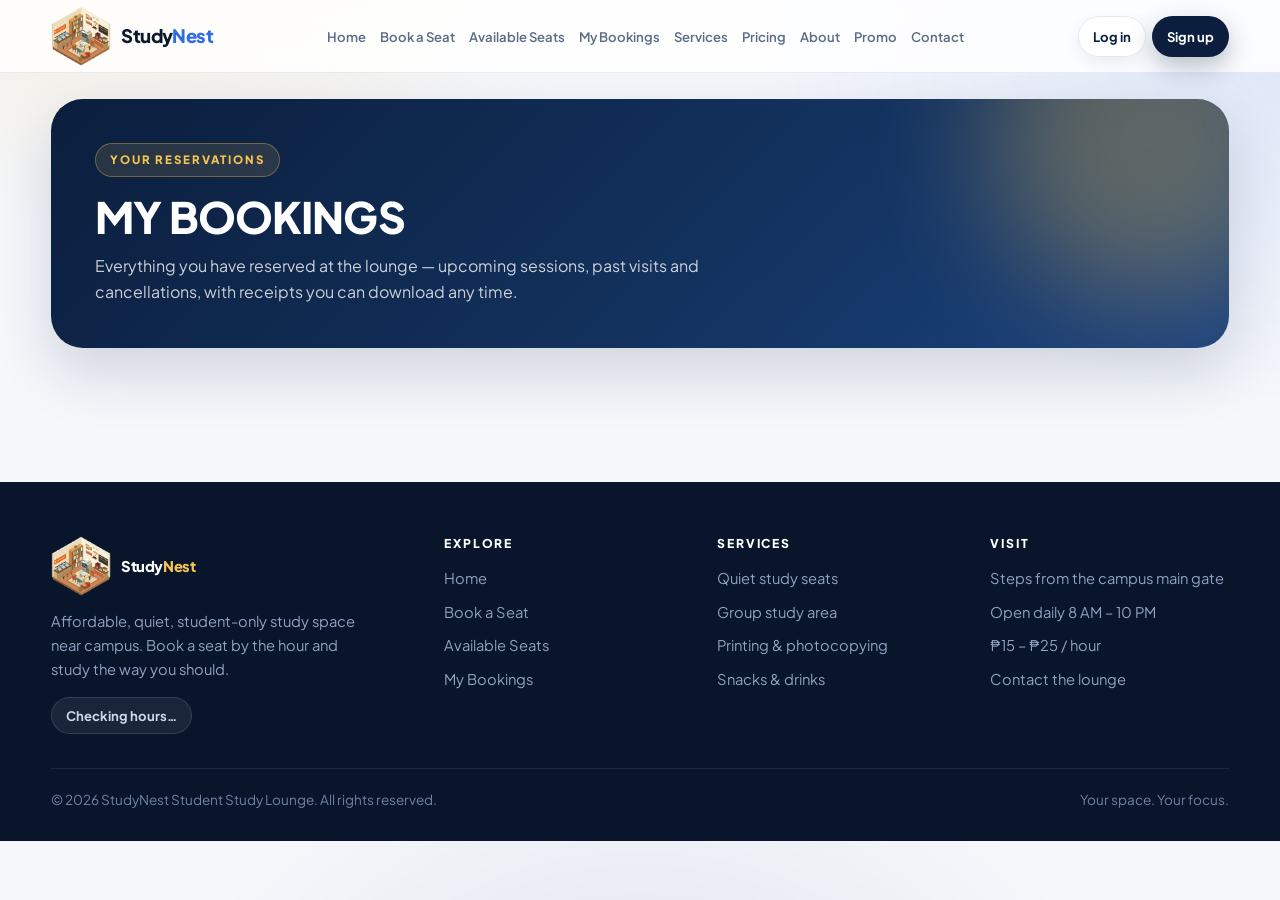
<file: pages/booking/my-bookings.html>
<!DOCTYPE html>
<html lang="en">
<head>
  <meta charset="UTF-8" />
  <meta name="viewport" content="width=device-width, initial-scale=1.0" />
  <title>My Bookings — Booking History &amp; Receipts | StudyNest</title>
  <meta name="description" content="See every StudyNest reservation you made: upcoming study sessions, past visits and cancelled bookings, with times, totals, receipt downloads and free cancellation." />
  <link rel="icon" href="data:image/svg+xml,%3Csvg xmlns='http://www.w3.org/2000/svg' viewBox='0 0 64 64'%3E%3Crect width='64' height='64' rx='16' fill='%230b1e3d'/%3E%3Ctext x='32' y='42' font-family='Arial' font-size='26' font-weight='bold' fill='%23f5c451' text-anchor='middle'%3ESN%3C/text%3E%3C/svg%3E" />
  <link rel="preconnect" href="https://fonts.googleapis.com" />
  <link rel="preconnect" href="https://fonts.gstatic.com" crossorigin />
  <link href="https://fonts.googleapis.com/css2?family=Plus+Jakarta+Sans:wght@400;500;600;700;800&display=swap" rel="stylesheet" />
  <link rel="stylesheet" href="../../css/style.css" />
  <link rel="stylesheet" href="../../css/dashboard.css" />
  <link rel="stylesheet" href="https://pyscript.net/releases/2026.7.3/core.css" />
  <script type="module" src="https://pyscript.net/releases/2026.7.3/core.js"></script>
</head>
<body data-page="my-bookings">

  <nav class="nav">
    <div class="container nav-inner">
      <a href="../public/index.html" class="brand"><img class="brand-mark" src="../../TOP.png" alt="" /><span class="brand-text">Study<span class="accent">Nest</span></span></a>

      <ul class="nav-links" id="nav-links">
        <li><a href="../public/index.html" data-nav="home">Home</a></li>
        <li><a href="../booking/booking.html" data-nav="book">Book a Seat</a></li>
        <li><a href="../booking/seats.html" data-nav="seats">Available Seats</a></li>
        <li><a href="../booking/my-bookings.html" data-nav="my-bookings">My Bookings</a></li>
        <li><a href="../public/services.html" data-nav="services">Services</a></li>
        <li><a href="../public/pricing.html" data-nav="pricing">Pricing</a></li>
        <li><a href="../public/about.html" data-nav="about">About</a></li>
        <li><a href="../public/promo.html" data-nav="promo">Promo</a></li>
        <li><a href="../public/contact.html" data-nav="contact">Contact</a></li>
        <li class="mobile-cta"><a href="../auth/login.html" data-nav="login">Login / Sign Up</a></li>
      </ul>

      <div class="nav-actions" id="nav-auth">
        <a href="../auth/login.html" class="btn btn-ghost btn-sm">Log in</a>
        <a href="../auth/register.html" class="btn btn-primary btn-sm">Sign up</a>
      </div>

      <button class="nav-toggle" id="nav-toggle" type="button" aria-label="Toggle navigation" aria-expanded="false">
        <span></span><span></span><span></span>
      </button>
    </div>
  </nav>

  <main class="container">

    <section class="section">
      <div class="page-hero">
        <span class="eyebrow on-dark">Your reservations</span>
        <h1>MY BOOKINGS</h1>
        <p>Everything you have reserved at the lounge &mdash; upcoming sessions, past visits and cancellations, with receipts you can download any time.</p>
      </div>
    </section>

    <section class="section hidden" id="bookings-gate">
      <div class="card">
        <div class="empty-state">
          <div class="big">🎟️</div>
          <h4>Sign in to see your bookings</h4>
          <p>Log in with your student email to view upcoming sessions, past visits and downloadable receipts.</p>
          <div class="empty-actions">
            <a href="../auth/login.html" class="btn btn-primary">Log in</a>
            <a href="../auth/register.html" class="btn btn-ghost">Create account</a>
          </div>
        </div>
      </div>
    </section>

    <section class="section hidden" id="bookings-shell">
      <div class="row between mb-2">
        <div class="tabs" id="booking-tabs">
          <button type="button" class="tab active" data-tab="upcoming">Upcoming <span class="tab-count" id="count-upcoming">0</span></button>
          <button type="button" class="tab" data-tab="past">Past <span class="tab-count" id="count-past">0</span></button>
          <button type="button" class="tab" data-tab="cancelled">Cancelled <span class="tab-count" id="count-cancelled">0</span></button>
        </div>
        <span class="pill navy" id="bookings-email">&nbsp;</span>
      </div>

      <div class="stack" id="booking-list">
        <div class="card">
          <div class="empty-state">
            <h4>Loading your bookings&hellip;</h4>
            <p>Hang tight, pulling your history from the lounge.</p>
          </div>
        </div>
      </div>
    </section>

  </main>

  <footer class="footer">
    <div class="container footer-grid">
      <div class="footer-brand">
        <a href="../public/index.html" class="brand"><img class="brand-mark" src="../../TOP.png" alt="" /><span class="brand-text">Study<span class="accent">Nest</span></span></a>
        <p>Affordable, quiet, student-only study space near campus. Book a seat by the hour and study the way you should.</p>
        <span class="footer-status js-status">Checking hours&hellip;</span>
      </div>

      <div class="footer-col">
        <h4>Explore</h4>
        <ul>
          <li><a href="../public/index.html">Home</a></li>
          <li><a href="../booking/booking.html">Book a Seat</a></li>
          <li><a href="../booking/seats.html">Available Seats</a></li>
          <li><a href="../booking/my-bookings.html">My Bookings</a></li>
        </ul>
      </div>

      <div class="footer-col">
        <h4>Services</h4>
        <ul>
          <li><a href="../public/services.html">Quiet study seats</a></li>
          <li><a href="../public/services.html">Group study area</a></li>
          <li><a href="../public/services.html">Printing &amp; photocopying</a></li>
          <li><a href="../public/services.html">Snacks &amp; drinks</a></li>
        </ul>
      </div>

      <div class="footer-col">
        <h4>Visit</h4>
        <ul>
          <li>Steps from the campus main gate</li>
          <li>Open daily 8 AM &ndash; 10 PM</li>
          <li>&#8369;15 &ndash; &#8369;25 / hour</li>
          <li><a href="../public/contact.html">Contact the lounge</a></li>
        </ul>
      </div>
    </div>

    <div class="container footer-bottom">
      <p>&copy; 2026 StudyNest Student Study Lounge. All rights reserved.</p>
      <p>Your space. Your focus.</p>
    </div>
  </footer>

  <div class="toast-host"></div>
  <div class="modal-root"></div>

  <script type="py" src="../../py/dashboard/dashboard.py" config="../../pyscript.json"></script>
</body>
</html>
</file>
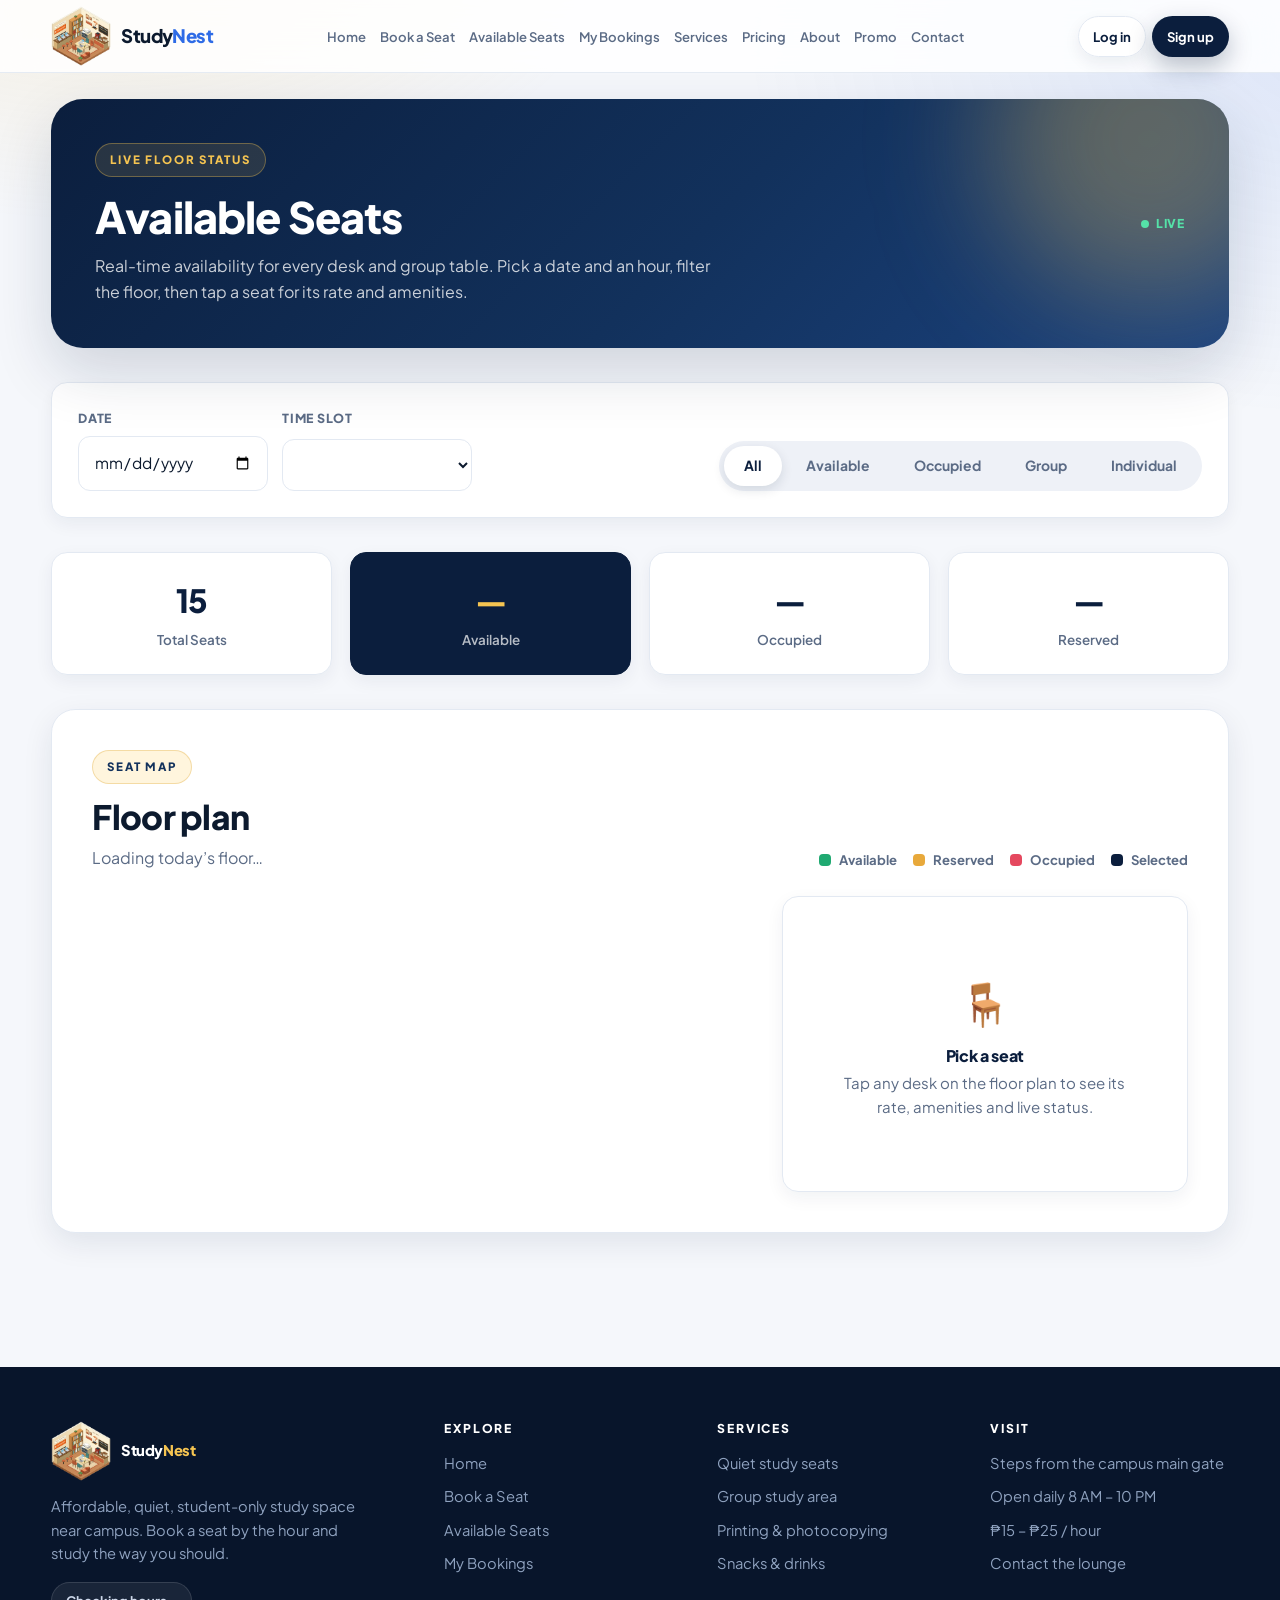
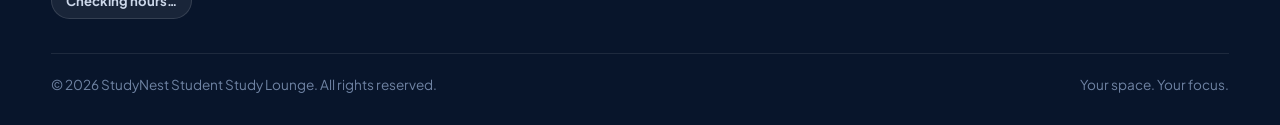
<file: pages/booking/seats.html>
<!DOCTYPE html>
<html lang="en">
<head>
  <meta charset="UTF-8" />
  <meta name="viewport" content="width=device-width, initial-scale=1.0" />
  <title>Available Seats — Live Seat Availability | StudyNest</title>
  <meta name="description" content="Watch the StudyNest floor live: 12 individual study seats and 3 group tables with real-time availability by date and hour. Filter by available, occupied, group or individual seats." />
  <link rel="icon" href="data:image/svg+xml,%3Csvg xmlns='http://www.w3.org/2000/svg' viewBox='0 0 64 64'%3E%3Crect width='64' height='64' rx='16' fill='%230b1e3d'/%3E%3Ctext x='32' y='42' font-family='Arial' font-size='26' font-weight='bold' fill='%23f5c451' text-anchor='middle'%3ESN%3C/text%3E%3C/svg%3E" />
  <link rel="preconnect" href="https://fonts.googleapis.com" />
  <link rel="preconnect" href="https://fonts.gstatic.com" crossorigin />
  <link href="https://fonts.googleapis.com/css2?family=Plus+Jakarta+Sans:wght@400;500;600;700;800&display=swap" rel="stylesheet" />
  <link rel="stylesheet" href="../../css/style.css" />
  <link rel="stylesheet" href="../../css/dashboard.css" />
  <link rel="stylesheet" href="https://pyscript.net/releases/2026.7.3/core.css" />
  <script type="module" src="https://pyscript.net/releases/2026.7.3/core.js"></script>
</head>
<body data-page="seats">

  <nav class="nav">
    <div class="container nav-inner">
      <a href="../public/index.html" class="brand"><img class="brand-mark" src="../../TOP.png" alt="" /><span class="brand-text">Study<span class="accent">Nest</span></span></a>

      <ul class="nav-links" id="nav-links">
        <li><a href="../public/index.html" data-nav="home">Home</a></li>
        <li><a href="../booking/booking.html" data-nav="book">Book a Seat</a></li>
        <li><a href="../booking/seats.html" data-nav="seats">Available Seats</a></li>
        <li><a href="../booking/my-bookings.html" data-nav="my-bookings">My Bookings</a></li>
        <li><a href="../public/services.html" data-nav="services">Services</a></li>
        <li><a href="../public/pricing.html" data-nav="pricing">Pricing</a></li>
        <li><a href="../public/about.html" data-nav="about">About</a></li>
        <li><a href="../public/promo.html" data-nav="promo">Promo</a></li>
        <li><a href="../public/contact.html" data-nav="contact">Contact</a></li>
        <li class="mobile-cta"><a href="../auth/login.html" data-nav="login">Login / Sign Up</a></li>
      </ul>

      <div class="nav-actions" id="nav-auth">
        <a href="../auth/login.html" class="btn btn-ghost btn-sm">Log in</a>
        <a href="../auth/register.html" class="btn btn-primary btn-sm">Sign up</a>
      </div>

      <button class="nav-toggle" id="nav-toggle" type="button" aria-label="Toggle navigation" aria-expanded="false">
        <span></span><span></span><span></span>
      </button>
    </div>
  </nav>

  <main class="container">

    <section class="section">
      <div class="page-hero">
        <div class="row between">
          <div>
            <span class="eyebrow on-dark">Live floor status</span>
            <h1>Available Seats</h1>
            <p>Real-time availability for every desk and group table. Pick a date and an hour, filter the floor, then tap a seat for its rate and amenities.</p>
          </div>
          <span class="badge-live"><span class="pulse"></span>Live</span>
        </div>
      </div>
    </section>

    <section class="section">
      <div class="card control-bar">
        <div class="control-fields">
          <div class="field">
            <label for="seat-date">Date</label>
            <input type="date" id="seat-date" class="input" />
          </div>
          <div class="field">
            <label for="seat-slot">Time slot</label>
            <select id="seat-slot" class="select"></select>
          </div>
        </div>
        <div class="tabs" id="seat-filters">
          <button type="button" class="tab active" data-filter="all">All</button>
          <button type="button" class="tab" data-filter="available">Available</button>
          <button type="button" class="tab" data-filter="occupied">Occupied</button>
          <button type="button" class="tab" data-filter="group">Group</button>
          <button type="button" class="tab" data-filter="individual">Individual</button>
        </div>
      </div>
    </section>

    <section class="section">
      <div class="stat-grid" id="seat-stats">
        <div class="stat-card">
          <span class="value" id="kpi-total">15</span>
          <span class="label">Total Seats</span>
        </div>
        <div class="stat-card accent">
          <span class="value" id="kpi-available">&mdash;</span>
          <span class="label">Available</span>
        </div>
        <div class="stat-card">
          <span class="value" id="kpi-occupied">&mdash;</span>
          <span class="label">Occupied</span>
        </div>
        <div class="stat-card">
          <span class="value" id="kpi-reserved">&mdash;</span>
          <span class="label">Reserved</span>
        </div>
      </div>
    </section>

    <section class="section">
      <div class="section-card">
        <div class="section-head">
          <div class="lead">
            <span class="eyebrow">Seat map</span>
            <h2>Floor plan</h2>
            <p id="seats-context">Loading today&rsquo;s floor&hellip;</p>
          </div>
          <div class="legend">
            <span><i class="l-ok"></i>Available</span>
            <span><i class="l-warn"></i>Reserved</span>
            <span><i class="l-bad"></i>Occupied</span>
            <span><i class="l-sel"></i>Selected</span>
          </div>
        </div>

        <div class="seats-layout">
          <div>
            <div id="floor-map"></div>
            <div class="empty-state hidden" id="filter-empty">
              <div class="big">🪑</div>
              <h4>No seats match this filter</h4>
              <p>Switch back to the All tab to see the whole floor again.</p>
            </div>
          </div>

          <aside>
            <div class="card seat-detail" id="seat-detail">
              <div class="empty-state">
                <div class="big">🪑</div>
                <h4>Pick a seat</h4>
                <p>Tap any desk on the floor plan to see its rate, amenities and live status.</p>
              </div>
            </div>
          </aside>
        </div>
      </div>
    </section>

  </main>

  <footer class="footer">
    <div class="container footer-grid">
      <div class="footer-brand">
        <a href="../public/index.html" class="brand"><img class="brand-mark" src="../../TOP.png" alt="" /><span class="brand-text">Study<span class="accent">Nest</span></span></a>
        <p>Affordable, quiet, student-only study space near campus. Book a seat by the hour and study the way you should.</p>
        <span class="footer-status js-status">Checking hours&hellip;</span>
      </div>

      <div class="footer-col">
        <h4>Explore</h4>
        <ul>
          <li><a href="../public/index.html">Home</a></li>
          <li><a href="../booking/booking.html">Book a Seat</a></li>
          <li><a href="../booking/seats.html">Available Seats</a></li>
          <li><a href="../booking/my-bookings.html">My Bookings</a></li>
        </ul>
      </div>

      <div class="footer-col">
        <h4>Services</h4>
        <ul>
          <li><a href="../public/services.html">Quiet study seats</a></li>
          <li><a href="../public/services.html">Group study area</a></li>
          <li><a href="../public/services.html">Printing &amp; photocopying</a></li>
          <li><a href="../public/services.html">Snacks &amp; drinks</a></li>
        </ul>
      </div>

      <div class="footer-col">
        <h4>Visit</h4>
        <ul>
          <li>Steps from the campus main gate</li>
          <li>Open daily 8 AM &ndash; 10 PM</li>
          <li>&#8369;15 &ndash; &#8369;25 / hour</li>
          <li><a href="../public/contact.html">Contact the lounge</a></li>
        </ul>
      </div>
    </div>

    <div class="container footer-bottom">
      <p>&copy; 2026 StudyNest Student Study Lounge. All rights reserved.</p>
      <p>Your space. Your focus.</p>
    </div>
  </footer>

  <div class="toast-host"></div>
  <div class="modal-root"></div>

  <script type="py" src="../../py/booking/seats.py" config="../../pyscript.json"></script>
</body>
</html>
</file>
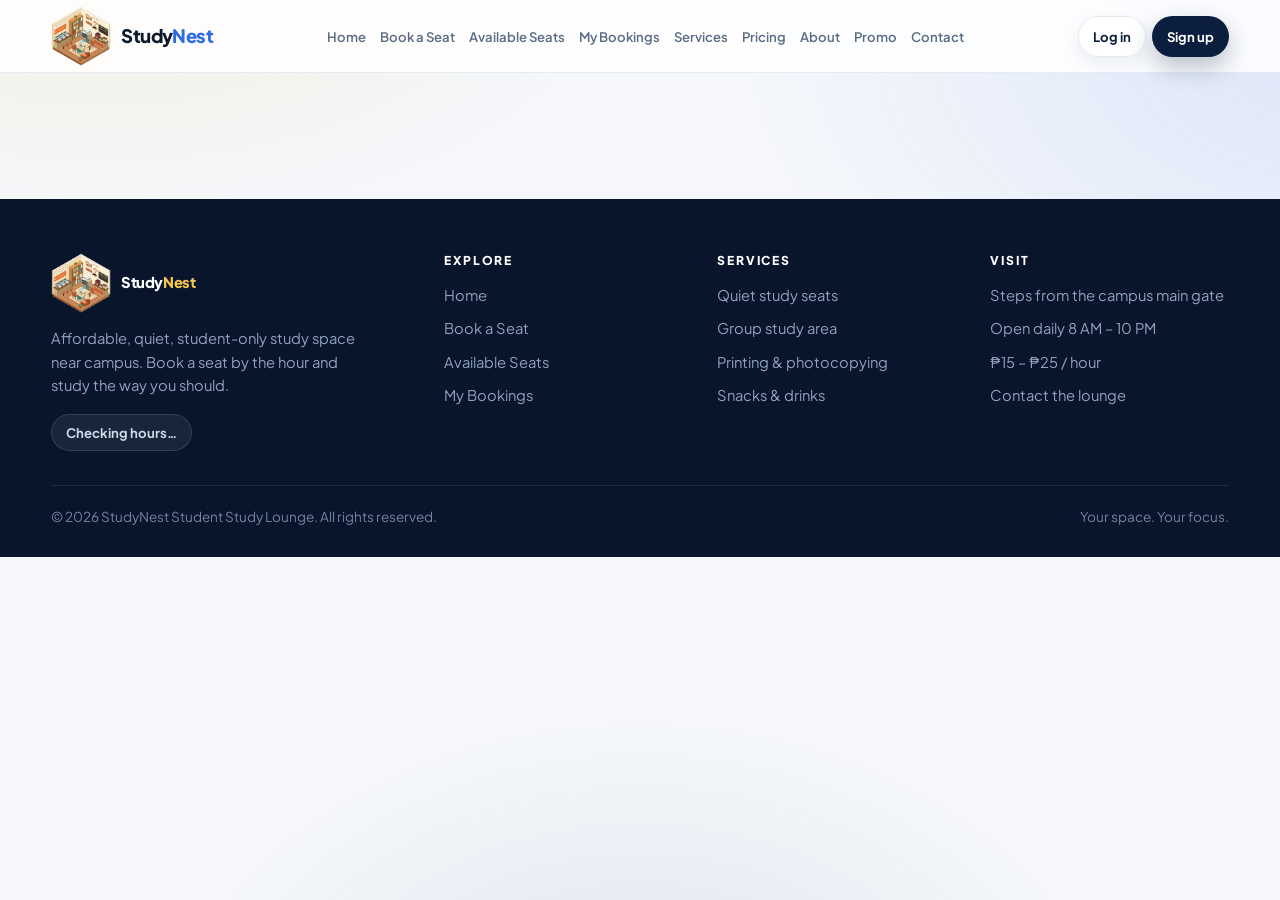
<file: pages/dashboard/dashboard.html>
<!DOCTYPE html>
<html lang="en">
<head>
  <meta charset="UTF-8" />
  <meta name="viewport" content="width=device-width, initial-scale=1.0" />
  <title>Student Dashboard — Your StudyNest Account</title>
  <meta name="description" content="Your StudyNest student dashboard: upcoming booking, seats available right now, prepaid lounge load, total visits and one-tap access to booking, history and the live seat map." />
  <link rel="icon" href="data:image/svg+xml,%3Csvg xmlns='http://www.w3.org/2000/svg' viewBox='0 0 64 64'%3E%3Crect width='64' height='64' rx='16' fill='%230b1e3d'/%3E%3Ctext x='32' y='42' font-family='Arial' font-size='26' font-weight='bold' fill='%23f5c451' text-anchor='middle'%3ESN%3C/text%3E%3C/svg%3E" />
  <link rel="preconnect" href="https://fonts.googleapis.com" />
  <link rel="preconnect" href="https://fonts.gstatic.com" crossorigin />
  <link href="https://fonts.googleapis.com/css2?family=Plus+Jakarta+Sans:wght@400;500;600;700;800&display=swap" rel="stylesheet" />
  <link rel="stylesheet" href="../../css/style.css" />
  <link rel="stylesheet" href="../../css/dashboard.css" />
  <link rel="stylesheet" href="https://pyscript.net/releases/2026.7.3/core.css" />
  <script type="module" src="https://pyscript.net/releases/2026.7.3/core.js"></script>
</head>
<body data-page="dashboard">

  <nav class="nav">
    <div class="container nav-inner">
      <a href="../public/index.html" class="brand"><img class="brand-mark" src="../../TOP.png" alt="" /><span class="brand-text">Study<span class="accent">Nest</span></span></a>

      <ul class="nav-links" id="nav-links">
        <li><a href="../public/index.html" data-nav="home">Home</a></li>
        <li><a href="../booking/booking.html" data-nav="book">Book a Seat</a></li>
        <li><a href="../booking/seats.html" data-nav="seats">Available Seats</a></li>
        <li><a href="../booking/my-bookings.html" data-nav="my-bookings">My Bookings</a></li>
        <li><a href="../public/services.html" data-nav="services">Services</a></li>
        <li><a href="../public/pricing.html" data-nav="pricing">Pricing</a></li>
        <li><a href="../public/about.html" data-nav="about">About</a></li>
        <li><a href="../public/promo.html" data-nav="promo">Promo</a></li>
        <li><a href="../public/contact.html" data-nav="contact">Contact</a></li>
        <li class="mobile-cta"><a href="../auth/login.html" data-nav="login">Login / Sign Up</a></li>
      </ul>

      <div class="nav-actions" id="nav-auth">
        <a href="../auth/login.html" class="btn btn-ghost btn-sm">Log in</a>
        <a href="../auth/register.html" class="btn btn-primary btn-sm">Sign up</a>
      </div>

      <button class="nav-toggle" id="nav-toggle" type="button" aria-label="Toggle navigation" aria-expanded="false">
        <span></span><span></span><span></span>
      </button>
    </div>
  </nav>

  <main class="container">

    <section class="section hidden" id="dash-gate">
      <div class="card">
        <div class="empty-state">
          <div class="big">📚</div>
          <h4>Sign in to open your dashboard</h4>
          <p>Log in with your student email to see your next booking, lounge load, visits and quick actions.</p>
          <div class="empty-actions">
            <a href="../auth/login.html" class="btn btn-primary">Log in</a>
            <a href="../auth/register.html" class="btn btn-ghost">Create account</a>
          </div>
        </div>
      </div>
    </section>

    <div id="dash-shell" class="hidden">

      <section class="section">
        <div class="page-hero">
          <div class="dash-head">
            <div>
              <span class="eyebrow on-dark">Student dashboard</span>
              <h1 id="dash-title">Welcome back</h1>
              <p class="dash-sub" id="dash-sub">&nbsp;</p>
            </div>
            <span class="dash-avatar" id="dash-avatar">SN</span>
          </div>
        </div>
      </section>

      <section class="section">
        <div class="stat-grid">
          <div class="stat-card">
            <span class="value" id="kpi-upcoming">&mdash;</span>
            <span class="label" id="kpi-upcoming-label">Upcoming booking</span>
          </div>
          <div class="stat-card">
            <span class="value" id="kpi-seats">&mdash;</span>
            <span class="label">Seats available now</span>
          </div>
          <div class="stat-card accent">
            <span class="value" id="kpi-balance">&mdash;</span>
            <span class="label">Prepaid lounge load</span>
          </div>
          <div class="stat-card">
            <span class="value" id="kpi-visits">&mdash;</span>
            <span class="label">Total visits</span>
          </div>
        </div>
      </section>

      <section class="section">
        <div class="card quick-actions">
          <div class="row between">
            <div>
              <h3>Quick actions</h3>
              <p class="muted">Jump straight to booking, your history or the live floor.</p>
            </div>
            <div class="cta-actions">
              <a href="../booking/booking.html" class="btn btn-amber">Book a seat</a>
              <a href="../booking/my-bookings.html" class="btn btn-primary">My bookings</a>
              <a href="../booking/seats.html" class="btn btn-ghost">View seats</a>
            </div>
          </div>
        </div>
      </section>

      <section class="section">
        <div class="grid grid-2">
          <div class="card">
            <div class="row between mb-2">
              <h3>Recent bookings</h3>
              <a href="../booking/my-bookings.html" class="btn btn-ghost btn-sm">View all</a>
            </div>
            <div class="recent-list" id="recent-list">
              <div class="empty-state">
                <h4>Loading&hellip;</h4>
              </div>
            </div>
          </div>

          <div class="card">
            <h3>Today at the lounge</h3>
            <p class="muted mb-2">Open daily 8:00 AM &ndash; 10:00 PM. Wi-Fi, charging and reading lamps are included with every seat; printing and snacks are available at the counter.</p>
            <div class="stack">
              <div class="fact-row"><span>Hourly rate</span><strong>&#8369;15 &ndash; &#8369;25 / hour</strong></div>
              <div class="fact-row"><span>Group tables</span><strong>3 tables &middot; 4 to 8 seats</strong></div>
              <div class="fact-row"><span>Study seats</span><strong>12 individual desks</strong></div>
            </div>
            <div class="mt-3">
              <span class="footer-status js-status">Checking hours&hellip;</span>
            </div>
          </div>
        </div>
      </section>

    </div>

  </main>

  <footer class="footer">
    <div class="container footer-grid">
      <div class="footer-brand">
        <a href="../public/index.html" class="brand"><img class="brand-mark" src="../../TOP.png" alt="" /><span class="brand-text">Study<span class="accent">Nest</span></span></a>
        <p>Affordable, quiet, student-only study space near campus. Book a seat by the hour and study the way you should.</p>
        <span class="footer-status js-status">Checking hours&hellip;</span>
      </div>

      <div class="footer-col">
        <h4>Explore</h4>
        <ul>
          <li><a href="../public/index.html">Home</a></li>
          <li><a href="../booking/booking.html">Book a Seat</a></li>
          <li><a href="../booking/seats.html">Available Seats</a></li>
          <li><a href="../booking/my-bookings.html">My Bookings</a></li>
        </ul>
      </div>

      <div class="footer-col">
        <h4>Services</h4>
        <ul>
          <li><a href="../public/services.html">Quiet study seats</a></li>
          <li><a href="../public/services.html">Group study area</a></li>
          <li><a href="../public/services.html">Printing &amp; photocopying</a></li>
          <li><a href="../public/services.html">Snacks &amp; drinks</a></li>
        </ul>
      </div>

      <div class="footer-col">
        <h4>Visit</h4>
        <ul>
          <li>Steps from the campus main gate</li>
          <li>Open daily 8 AM &ndash; 10 PM</li>
          <li>&#8369;15 &ndash; &#8369;25 / hour</li>
          <li><a href="../public/contact.html">Contact the lounge</a></li>
        </ul>
      </div>
    </div>

    <div class="container footer-bottom">
      <p>&copy; 2026 StudyNest Student Study Lounge. All rights reserved.</p>
      <p>Your space. Your focus.</p>
    </div>
  </footer>

  <div class="toast-host"></div>
  <div class="modal-root"></div>

  <script type="py" src="../../py/dashboard/dashboard.py" config="../../pyscript.json"></script>
</body>
</html>
</file>
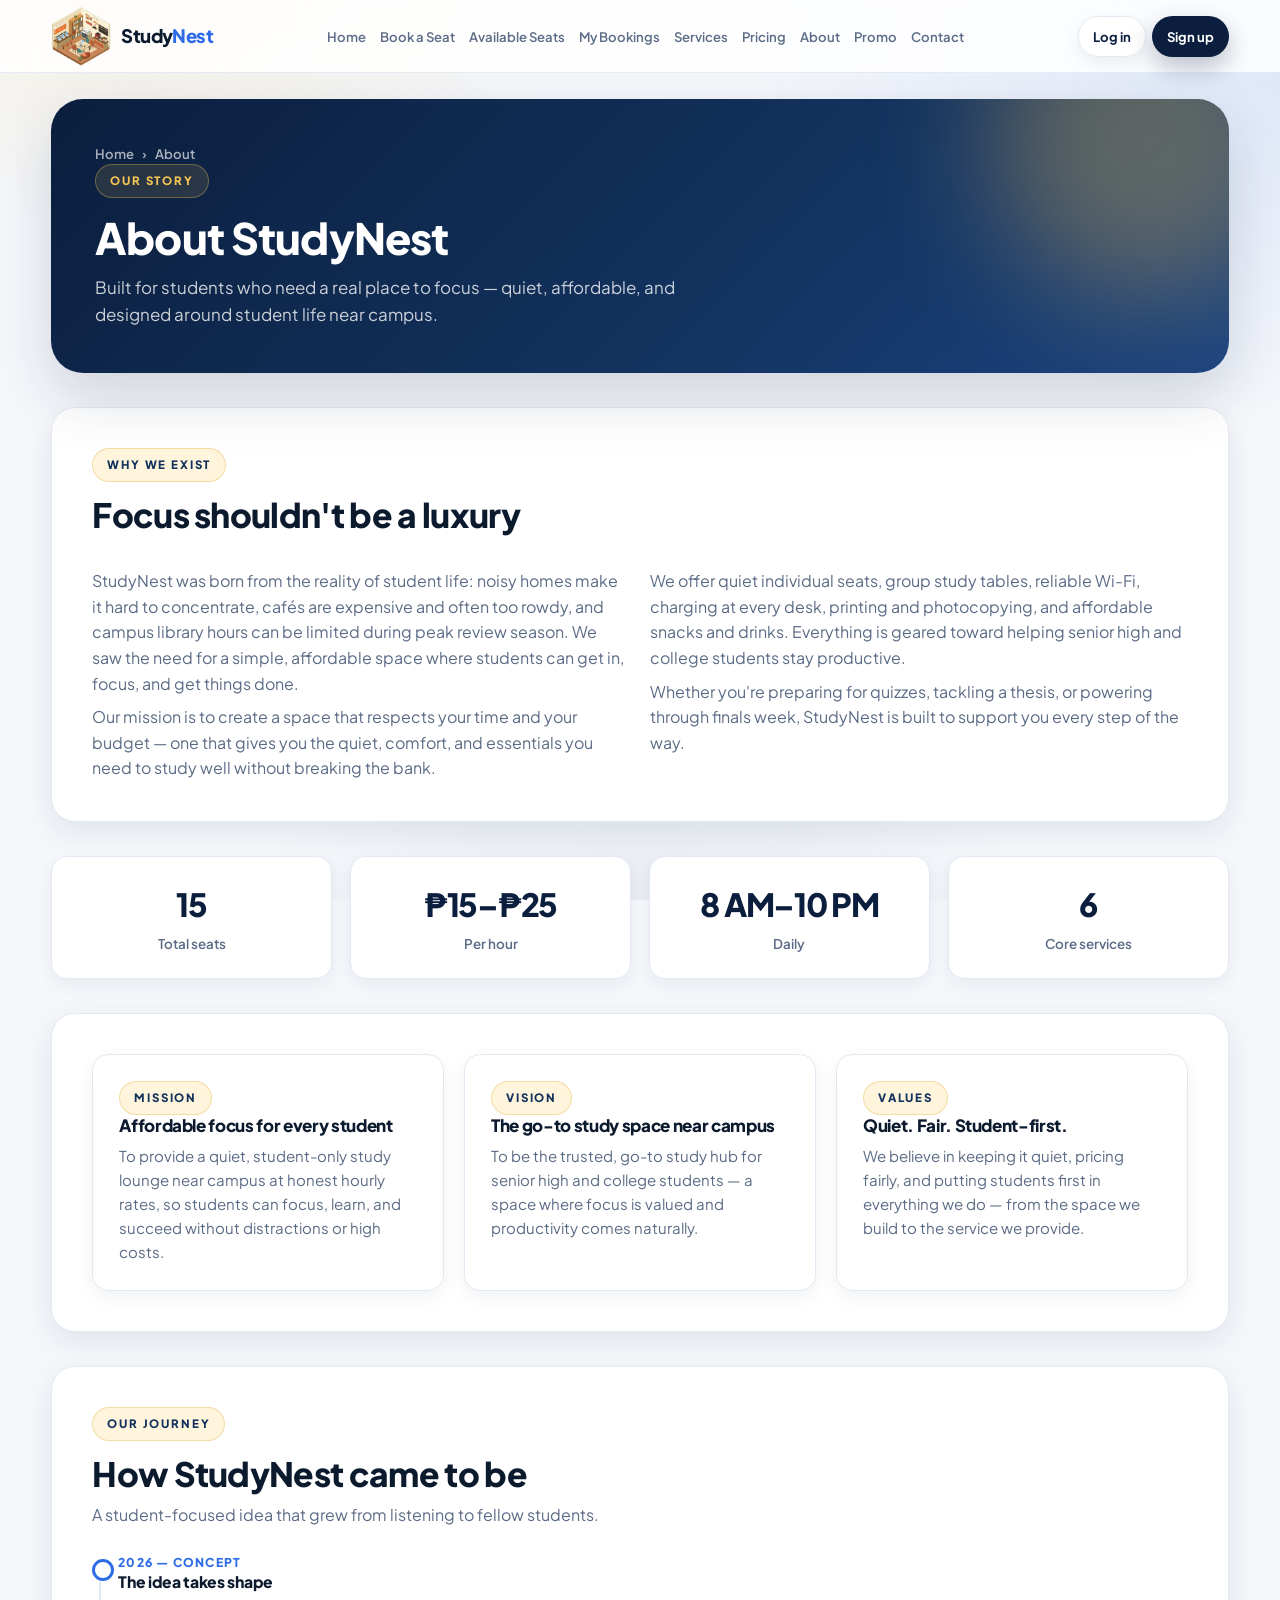
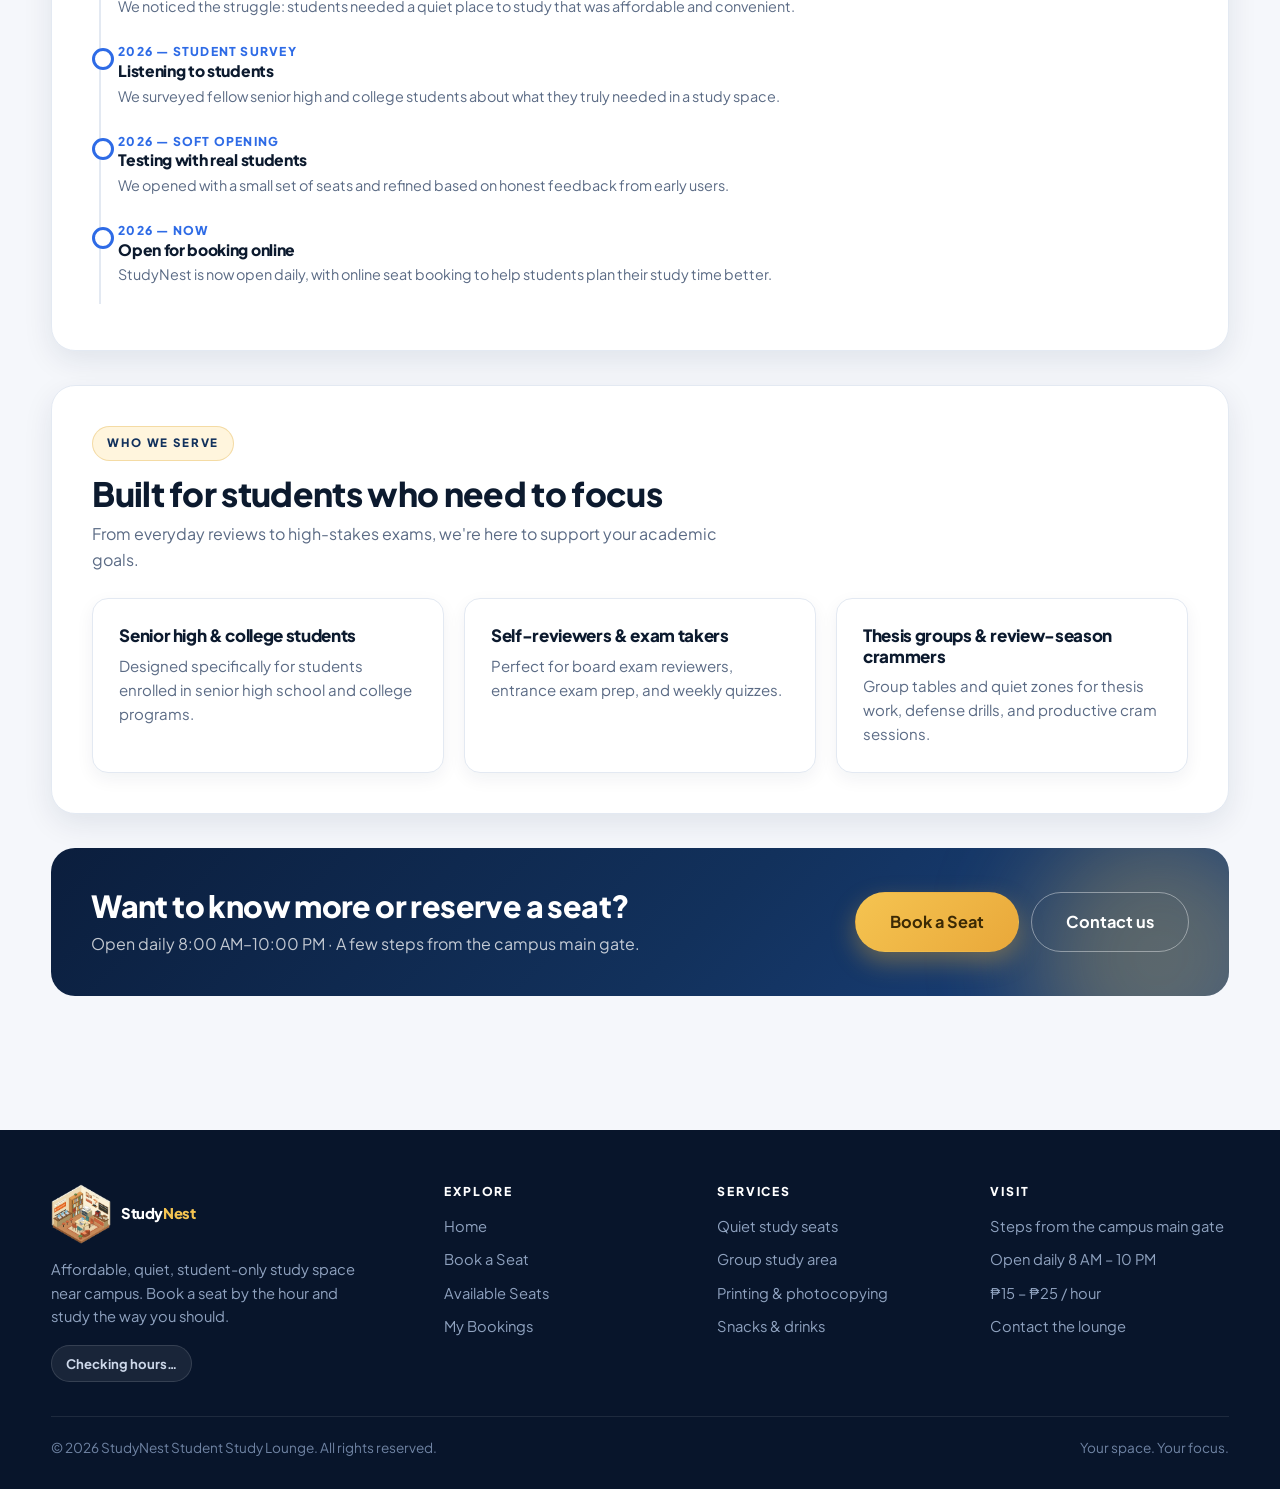
<file: pages/public/about.html>
<!DOCTYPE html>
<html lang="en">
<head>
  <meta charset="UTF-8" />
  <meta name="viewport" content="width=device-width, initial-scale=1.0" />
  <title>About — StudyNest Student Study Lounge</title>
  <meta name="description" content="About StudyNest: built for students who need a real place to focus. Quiet, affordable, student-only near campus. Open 8 AM–10 PM daily from ₱15–₱25/hour." />
  <link rel="icon" href="data:image/svg+xml,%3Csvg xmlns='http://www.w3.org/2000/svg' viewBox='0 0 64 64'%3E%3Crect width='64' height='64' rx='16' fill='%230b1e3d'/%3E%3Ctext x='32' y='42' font-family='Arial' font-size='26' font-weight='bold' fill='%23f5c451' text-anchor='middle'%3ESN%3C/text%3E%3C/svg%3E" />
  <link rel="preconnect" href="https://fonts.googleapis.com" />
  <link rel="preconnect" href="https://fonts.gstatic.com" crossorigin />
  <link href="https://fonts.googleapis.com/css2?family=Plus+Jakarta+Sans:wght@400;500;600;700;800&display=swap" rel="stylesheet" />
  <link rel="stylesheet" href="../../css/style.css" />
  <link rel="stylesheet" href="../../css/pages.css" />
  <link rel="stylesheet" href="https://pyscript.net/releases/2026.7.3/core.css" />
  <script type="module" src="https://pyscript.net/releases/2026.7.3/core.js"></script>
</head>
<body data-page="about">

  <nav class="nav">
    <div class="container nav-inner">
      <a href="../public/index.html" class="brand"><img class="brand-mark" src="../../TOP.png" alt="" /><span class="brand-text">Study<span class="accent">Nest</span></span></a>

      <ul class="nav-links" id="nav-links">
        <li><a href="../public/index.html" data-nav="home">Home</a></li>
        <li><a href="../booking/booking.html" data-nav="book">Book a Seat</a></li>
        <li><a href="../booking/seats.html" data-nav="seats">Available Seats</a></li>
        <li><a href="../booking/my-bookings.html" data-nav="my-bookings">My Bookings</a></li>
        <li><a href="../public/services.html" data-nav="services">Services</a></li>
        <li><a href="../public/pricing.html" data-nav="pricing">Pricing</a></li>
        <li><a href="../public/about.html" data-nav="about">About</a></li>
        <li><a href="../public/promo.html" data-nav="promo">Promo</a></li>
        <li><a href="../public/contact.html" data-nav="contact">Contact</a></li>
        <li class="mobile-cta"><a href="../auth/login.html" data-nav="login">Login / Sign Up</a></li>
      </ul>

      <div class="nav-actions" id="nav-auth">
        <a href="../auth/login.html" class="btn btn-ghost btn-sm">Log in</a>
        <a href="../auth/register.html" class="btn btn-primary btn-sm">Sign up</a>
      </div>

      <button class="nav-toggle" id="nav-toggle" type="button" aria-label="Toggle navigation" aria-expanded="false">
        <span></span><span></span><span></span>
      </button>
    </div>
  </nav>

  <main class="container">
    <section class="section">
      <div class="page-hero">
        <div class="breadcrumb">
          <a href="../public/index.html">Home</a>
          <span>›</span>
          <span>About</span>
        </div>
        <span class="eyebrow on-dark">Our story</span>
        <h1>About StudyNest</h1>
        <p class="hero-sub">Built for students who need a real place to focus — quiet, affordable, and designed around student life near campus.</p>
      </div>
    </section>

    <section class="section">
      <div class="section-card">
        <div class="section-head">
          <div class="lead">
            <span class="eyebrow">Why we exist</span>
            <h2>Focus shouldn't be a luxury</h2>
          </div>
        </div>
        <div class="grid grid-2">
          <div>
            <p>StudyNest was born from the reality of student life: noisy homes make it hard to concentrate, cafés are expensive and often too rowdy, and campus library hours can be limited during peak review season. We saw the need for a simple, affordable space where students can get in, focus, and get things done.</p>
            <p class="mt-1">Our mission is to create a space that respects your time and your budget — one that gives you the quiet, comfort, and essentials you need to study well without breaking the bank.</p>
          </div>
          <div>
            <p>We offer quiet individual seats, group study tables, reliable Wi-Fi, charging at every desk, printing and photocopying, and affordable snacks and drinks. Everything is geared toward helping senior high and college students stay productive.</p>
            <p class="mt-1">Whether you're preparing for quizzes, tackling a thesis, or powering through finals week, StudyNest is built to support you every step of the way.</p>
          </div>
        </div>
      </div>
    </section>

    <section class="section">
      <div class="stat-grid">
        <div class="stat-card"><span class="value">15</span><span class="label">Total seats</span></div>
        <div class="stat-card"><span class="value">₱15–₱25</span><span class="label">Per hour</span></div>
        <div class="stat-card"><span class="value">8 AM–10 PM</span><span class="label">Daily</span></div>
        <div class="stat-card"><span class="value">6</span><span class="label">Core services</span></div>
      </div>
    </section>

    <section class="section">
      <div class="section-card">
        <div class="grid grid-3">
          <div class="card">
            <span class="eyebrow">Mission</span>
            <h3>Affordable focus for every student</h3>
            <p>To provide a quiet, student-only study lounge near campus at honest hourly rates, so students can focus, learn, and succeed without distractions or high costs.</p>
          </div>
          <div class="card">
            <span class="eyebrow">Vision</span>
            <h3>The go-to study space near campus</h3>
            <p>To be the trusted, go-to study hub for senior high and college students — a space where focus is valued and productivity comes naturally.</p>
          </div>
          <div class="card">
            <span class="eyebrow">Values</span>
            <h3>Quiet. Fair. Student-first.</h3>
            <p>We believe in keeping it quiet, pricing fairly, and putting students first in everything we do — from the space we build to the service we provide.</p>
          </div>
        </div>
      </div>
    </section>

    <section class="section">
      <div class="section-card">
        <div class="section-head">
          <div class="lead">
            <span class="eyebrow">Our journey</span>
            <h2>How StudyNest came to be</h2>
            <p>A student-focused idea that grew from listening to fellow students.</p>
          </div>
        </div>
        <div class="timeline">
          <div class="t-item">
            <div class="when">2026 — Concept</div>
            <h4>The idea takes shape</h4>
            <p>We noticed the struggle: students needed a quiet place to study that was affordable and convenient.</p>
          </div>
          <div class="t-item">
            <div class="when">2026 — Student survey</div>
            <h4>Listening to students</h4>
            <p>We surveyed fellow senior high and college students about what they truly needed in a study space.</p>
          </div>
          <div class="t-item">
            <div class="when">2026 — Soft opening</div>
            <h4>Testing with real students</h4>
            <p>We opened with a small set of seats and refined based on honest feedback from early users.</p>
          </div>
          <div class="t-item">
            <div class="when">2026 — Now</div>
            <h4>Open for booking online</h4>
            <p>StudyNest is now open daily, with online seat booking to help students plan their study time better.</p>
          </div>
        </div>
      </div>
    </section>

    <section class="section">
      <div class="section-card">
        <div class="section-head">
          <div class="lead">
            <span class="eyebrow">Who we serve</span>
            <h2>Built for students who need to focus</h2>
            <p>From everyday reviews to high-stakes exams, we're here to support your academic goals.</p>
          </div>
        </div>
        <div class="grid grid-3">
          <div class="card">
            <h3>Senior high & college students</h3>
            <p>Designed specifically for students enrolled in senior high school and college programs.</p>
          </div>
          <div class="card">
            <h3>Self-reviewers & exam takers</h3>
            <p>Perfect for board exam reviewers, entrance exam prep, and weekly quizzes.</p>
          </div>
          <div class="card">
            <h3>Thesis groups & review-season crammers</h3>
            <p>Group tables and quiet zones for thesis work, defense drills, and productive cram sessions.</p>
          </div>
        </div>
      </div>
    </section>

    <section class="section">
      <div class="cta-band">
        <div>
          <h2>Want to know more or reserve a seat?</h2>
          <p>Open daily 8:00 AM–10:00 PM · A few steps from the campus main gate.</p>
        </div>
        <div class="cta-actions">
          <a href="../booking/booking.html" class="btn btn-amber btn-lg">Book a Seat</a>
          <a href="../public/contact.html" class="btn btn-outline-light btn-lg">Contact us</a>
        </div>
      </div>
    </section>
  </main>

  <footer class="footer">
    <div class="container footer-grid">
      <div class="footer-brand">
        <a href="../public/index.html" class="brand"><img class="brand-mark" src="../../TOP.png" alt="" /><span class="brand-text">Study<span class="accent">Nest</span></span></a>
        <p>Affordable, quiet, student-only study space near campus. Book a seat by the hour and study the way you should.</p>
        <span class="footer-status js-status">Checking hours…</span>
      </div>

      <div class="footer-col">
        <h4>Explore</h4>
        <ul>
          <li><a href="../public/index.html">Home</a></li>
          <li><a href="../booking/booking.html">Book a Seat</a></li>
          <li><a href="../booking/seats.html">Available Seats</a></li>
          <li><a href="../booking/my-bookings.html">My Bookings</a></li>
        </ul>
      </div>

      <div class="footer-col">
        <h4>Services</h4>
        <ul>
          <li><a href="../public/services.html">Quiet study seats</a></li>
          <li><a href="../public/services.html">Group study area</a></li>
          <li><a href="../public/services.html">Printing &amp; photocopying</a></li>
          <li><a href="../public/services.html">Snacks &amp; drinks</a></li>
        </ul>
      </div>

      <div class="footer-col">
        <h4>Visit</h4>
        <ul>
          <li>Steps from the campus main gate</li>
          <li>Open daily 8 AM – 10 PM</li>
          <li>₱15 – ₱25 / hour</li>
          <li><a href="../public/contact.html">Contact the lounge</a></li>
        </ul>
      </div>
    </div>

    <div class="container footer-bottom">
      <p>© 2026 StudyNest Student Study Lounge. All rights reserved.</p>
      <p>Your space. Your focus.</p>
    </div>
  </footer>

  <div class="toast-host"></div>
  <div class="modal-root"></div>

  <script type="py" src="../../py/public/main.py" config="../../pyscript.json"></script>
</body>
</html>
</file>
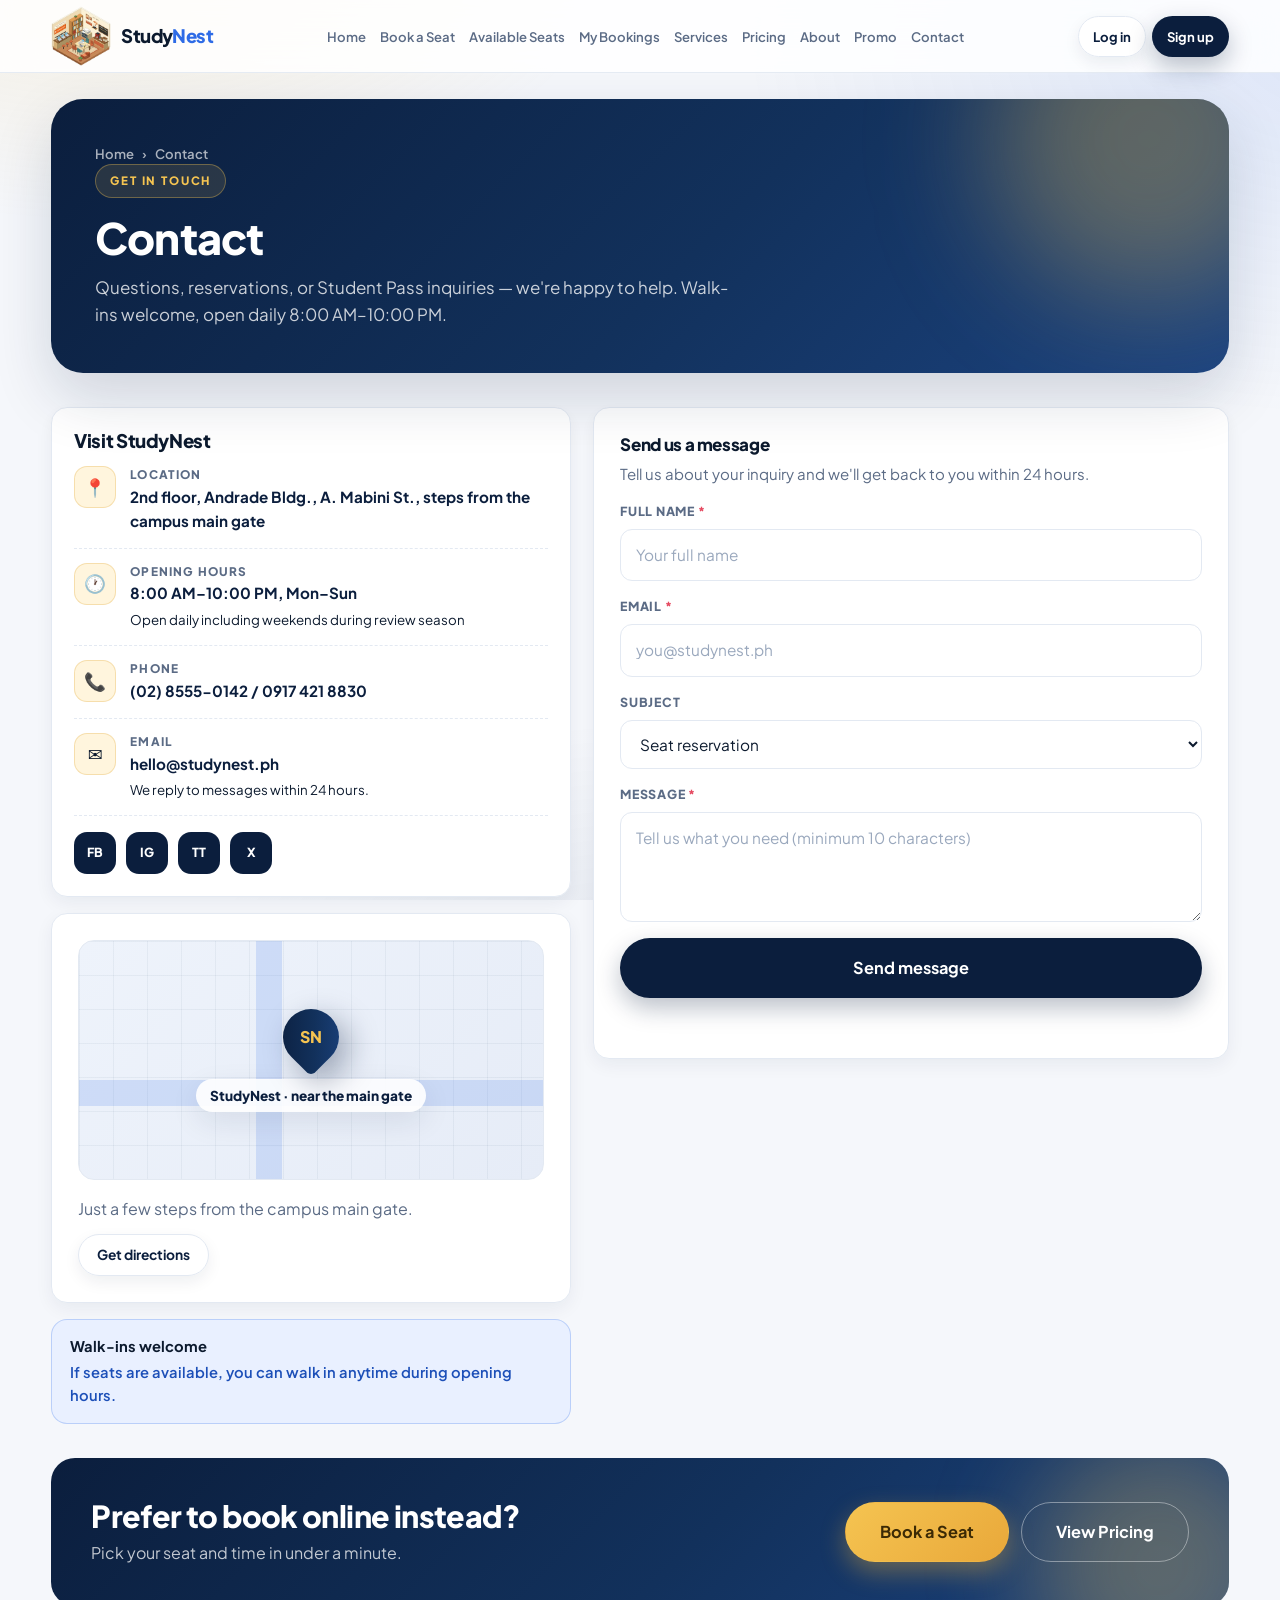
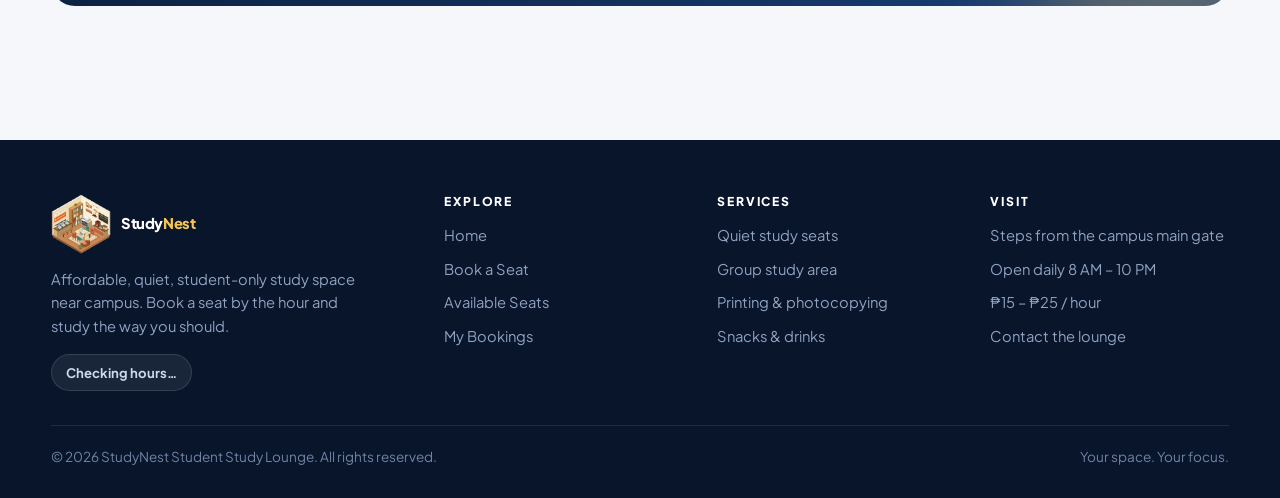
<file: pages/public/contact.html>
<!DOCTYPE html>
<html lang="en">
<head>
  <meta charset="UTF-8" />
  <meta name="viewport" content="width=device-width, initial-scale=1.0" />
  <title>Contact — StudyNest Student Study Lounge</title>
  <meta name="description" content="Contact StudyNest: location near campus main gate, open 8 AM–10 PM daily, phone (02) 8555-0142 / 0917 421 8830, email hello@studynest.ph. Send inquiries via contact form." />
  <link rel="icon" href="data:image/svg+xml,%3Csvg xmlns='http://www.w3.org/2000/svg' viewBox='0 0 64 64'%3E%3Crect width='64' height='64' rx='16' fill='%230b1e3d'/%3E%3Ctext x='32' y='42' font-family='Arial' font-size='26' font-weight='bold' fill='%23f5c451' text-anchor='middle'%3ESN%3C/text%3E%3C/svg%3E" />
  <link rel="preconnect" href="https://fonts.googleapis.com" />
  <link rel="preconnect" href="https://fonts.gstatic.com" crossorigin />
  <link href="https://fonts.googleapis.com/css2?family=Plus+Jakarta+Sans:wght@400;500;600;700;800&display=swap" rel="stylesheet" />
  <link rel="stylesheet" href="../../css/style.css" />
  <link rel="stylesheet" href="../../css/pages.css" />
  <link rel="stylesheet" href="https://pyscript.net/releases/2026.7.3/core.css" />
  <script type="module" src="https://pyscript.net/releases/2026.7.3/core.js"></script>
</head>
<body data-page="contact">

  <nav class="nav">
    <div class="container nav-inner">
      <a href="../public/index.html" class="brand"><img class="brand-mark" src="../../TOP.png" alt="" /><span class="brand-text">Study<span class="accent">Nest</span></span></a>

      <ul class="nav-links" id="nav-links">
        <li><a href="../public/index.html" data-nav="home">Home</a></li>
        <li><a href="../booking/booking.html" data-nav="book">Book a Seat</a></li>
        <li><a href="../booking/seats.html" data-nav="seats">Available Seats</a></li>
        <li><a href="../booking/my-bookings.html" data-nav="my-bookings">My Bookings</a></li>
        <li><a href="../public/services.html" data-nav="services">Services</a></li>
        <li><a href="../public/pricing.html" data-nav="pricing">Pricing</a></li>
        <li><a href="../public/about.html" data-nav="about">About</a></li>
        <li><a href="../public/promo.html" data-nav="promo">Promo</a></li>
        <li><a href="../public/contact.html" data-nav="contact">Contact</a></li>
        <li class="mobile-cta"><a href="../auth/login.html" data-nav="login">Login / Sign Up</a></li>
      </ul>

      <div class="nav-actions" id="nav-auth">
        <a href="../auth/login.html" class="btn btn-ghost btn-sm">Log in</a>
        <a href="../auth/register.html" class="btn btn-primary btn-sm">Sign up</a>
      </div>

      <button class="nav-toggle" id="nav-toggle" type="button" aria-label="Toggle navigation" aria-expanded="false">
        <span></span><span></span><span></span>
      </button>
    </div>
  </nav>

  <main class="container">
    <section class="section">
      <div class="page-hero">
        <div class="breadcrumb">
          <a href="../public/index.html">Home</a>
          <span>›</span>
          <span>Contact</span>
        </div>
        <span class="eyebrow on-dark">Get in touch</span>
        <h1>Contact</h1>
        <p class="hero-sub">Questions, reservations, or Student Pass inquiries — we're happy to help. Walk-ins welcome, open daily 8:00 AM–10:00 PM.</p>
      </div>
    </section>

    <section class="section">
      <div class="contact-grid">
        <div>
          <div class="info-card">
            <h3>Visit StudyNest</h3>

            <div class="info-row">
              <div class="ic">📍</div>
              <div>
                <div class="lbl">Location</div>
                <div class="val">2nd floor, Andrade Bldg., A. Mabini St., steps from the campus main gate</div>
              </div>
            </div>

            <div class="info-row">
              <div class="ic">🕐</div>
              <div>
                <div class="lbl">Opening hours</div>
                <div class="val">8:00 AM–10:00 PM, Mon–Sun</div>
                <small>Open daily including weekends during review season</small>
              </div>
            </div>

            <div class="info-row">
              <div class="ic">📞</div>
              <div>
                <div class="lbl">Phone</div>
                <div class="val">(02) 8555-0142 / 0917 421 8830</div>
              </div>
            </div>

            <div class="info-row">
              <div class="ic">✉️</div>
              <div>
                <div class="lbl">Email</div>
                <div class="val">hello@studynest.ph</div>
                <small>We reply to messages within 24 hours.</small>
              </div>
            </div>

            <div class="social-row">
              <a href="#" class="social" aria-label="Facebook">FB</a>
              <a href="#" class="social" aria-label="Instagram">IG</a>
              <a href="#" class="social" aria-label="TikTok">TT</a>
              <a href="#" class="social" aria-label="X">X</a>
            </div>
          </div>

          <div class="card mt-2">
            <div class="map-ph">
              <div class="road h"></div>
              <div class="road v"></div>
              <div class="map-pin">
                <div class="bubble"><span>SN</span></div>
                <div class="cap">StudyNest · near the main gate</div>
              </div>
            </div>
            <div class="row between mt-2">
              <span class="muted">Just a few steps from the campus main gate.</span>
              <a href="#" class="btn btn-ghost btn-sm">Get directions</a>
            </div>
          </div>

          <div class="alert mt-2">
            <div>
              <strong>Walk-ins welcome</strong>
              If seats are available, you can walk in anytime during opening hours.
            </div>
          </div>
        </div>

        <div>
          <form id="contact-form" class="card" novalidate>
            <h3>Send us a message</h3>
            <p class="muted">Tell us about your inquiry and we'll get back to you within 24 hours.</p>

            <div class="form-grid mt-2">
              <div class="field full">
                <label for="c-name">Full name <span class="req">*</span></label>
                <input type="text" id="c-name" name="name" class="input" placeholder="Your full name" required />
              </div>

              <div class="field full">
                <label for="c-email">Email <span class="req">*</span></label>
                <input type="email" id="c-email" name="email" class="input" placeholder="you@studynest.ph" required />
              </div>

              <div class="field full">
                <label for="c-subject">Subject</label>
                <select id="c-subject" name="subject" class="select">
                  <option value="Seat reservation">Seat reservation</option>
                  <option value="Student Pass inquiry">Student Pass inquiry</option>
                  <option value="Group study package">Group study package</option>
                  <option value="Printing services">Printing services</option>
                  <option value="Other">Other</option>
                </select>
              </div>

              <div class="field full">
                <label for="c-message">Message <span class="req">*</span></label>
                <textarea id="c-message" name="message" class="textarea" placeholder="Tell us what you need (minimum 10 characters)"></textarea>
              </div>

              <button type="submit" class="btn btn-primary btn-lg">Send message</button>
              <p id="form-status" class="form-status" aria-live="polite"></p>
            </div>
          </form>
        </div>
      </div>
    </section>

    <section class="section">
      <div class="cta-band">
        <div>
          <h2>Prefer to book online instead?</h2>
          <p>Pick your seat and time in under a minute.</p>
        </div>
        <div class="cta-actions">
          <a href="../booking/booking.html" class="btn btn-amber btn-lg">Book a Seat</a>
          <a href="../public/pricing.html" class="btn btn-outline-light btn-lg">View Pricing</a>
        </div>
      </div>
    </section>
  </main>

  <footer class="footer">
    <div class="container footer-grid">
      <div class="footer-brand">
        <a href="../public/index.html" class="brand"><img class="brand-mark" src="../../TOP.png" alt="" /><span class="brand-text">Study<span class="accent">Nest</span></span></a>
        <p>Affordable, quiet, student-only study space near campus. Book a seat by the hour and study the way you should.</p>
        <span class="footer-status js-status">Checking hours…</span>
      </div>

      <div class="footer-col">
        <h4>Explore</h4>
        <ul>
          <li><a href="../public/index.html">Home</a></li>
          <li><a href="../booking/booking.html">Book a Seat</a></li>
          <li><a href="../booking/seats.html">Available Seats</a></li>
          <li><a href="../booking/my-bookings.html">My Bookings</a></li>
        </ul>
      </div>

      <div class="footer-col">
        <h4>Services</h4>
        <ul>
          <li><a href="../public/services.html">Quiet study seats</a></li>
          <li><a href="../public/services.html">Group study area</a></li>
          <li><a href="../public/services.html">Printing &amp; photocopying</a></li>
          <li><a href="../public/services.html">Snacks &amp; drinks</a></li>
        </ul>
      </div>

      <div class="footer-col">
        <h4>Visit</h4>
        <ul>
          <li>Steps from the campus main gate</li>
          <li>Open daily 8 AM – 10 PM</li>
          <li>₱15 – ₱25 / hour</li>
          <li><a href="../public/contact.html">Contact the lounge</a></li>
        </ul>
      </div>
    </div>

    <div class="container footer-bottom">
      <p>© 2026 StudyNest Student Study Lounge. All rights reserved.</p>
      <p>Your space. Your focus.</p>
    </div>
  </footer>

  <div class="toast-host"></div>
  <div class="modal-root"></div>

  <script type="py" src="../../py/public/main.py" config="../../pyscript.json"></script>
</body>
</html>
</file>
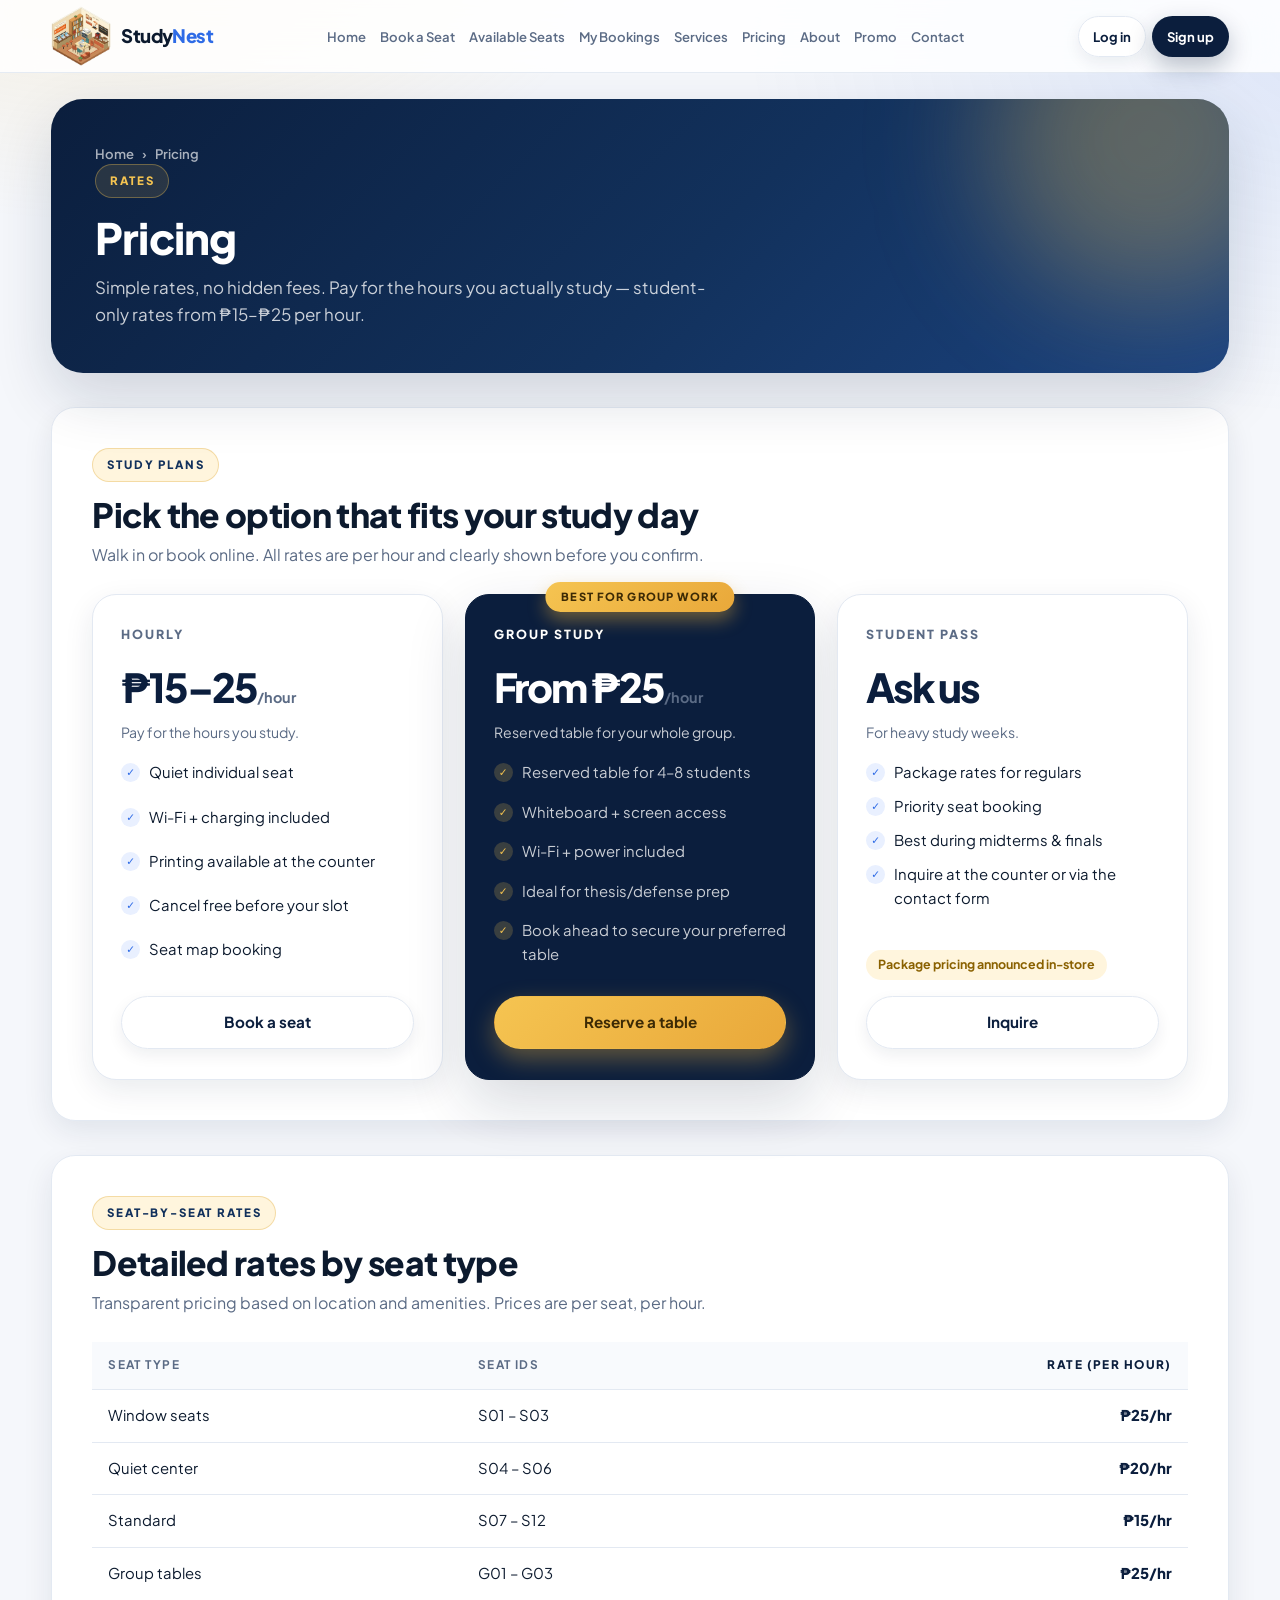
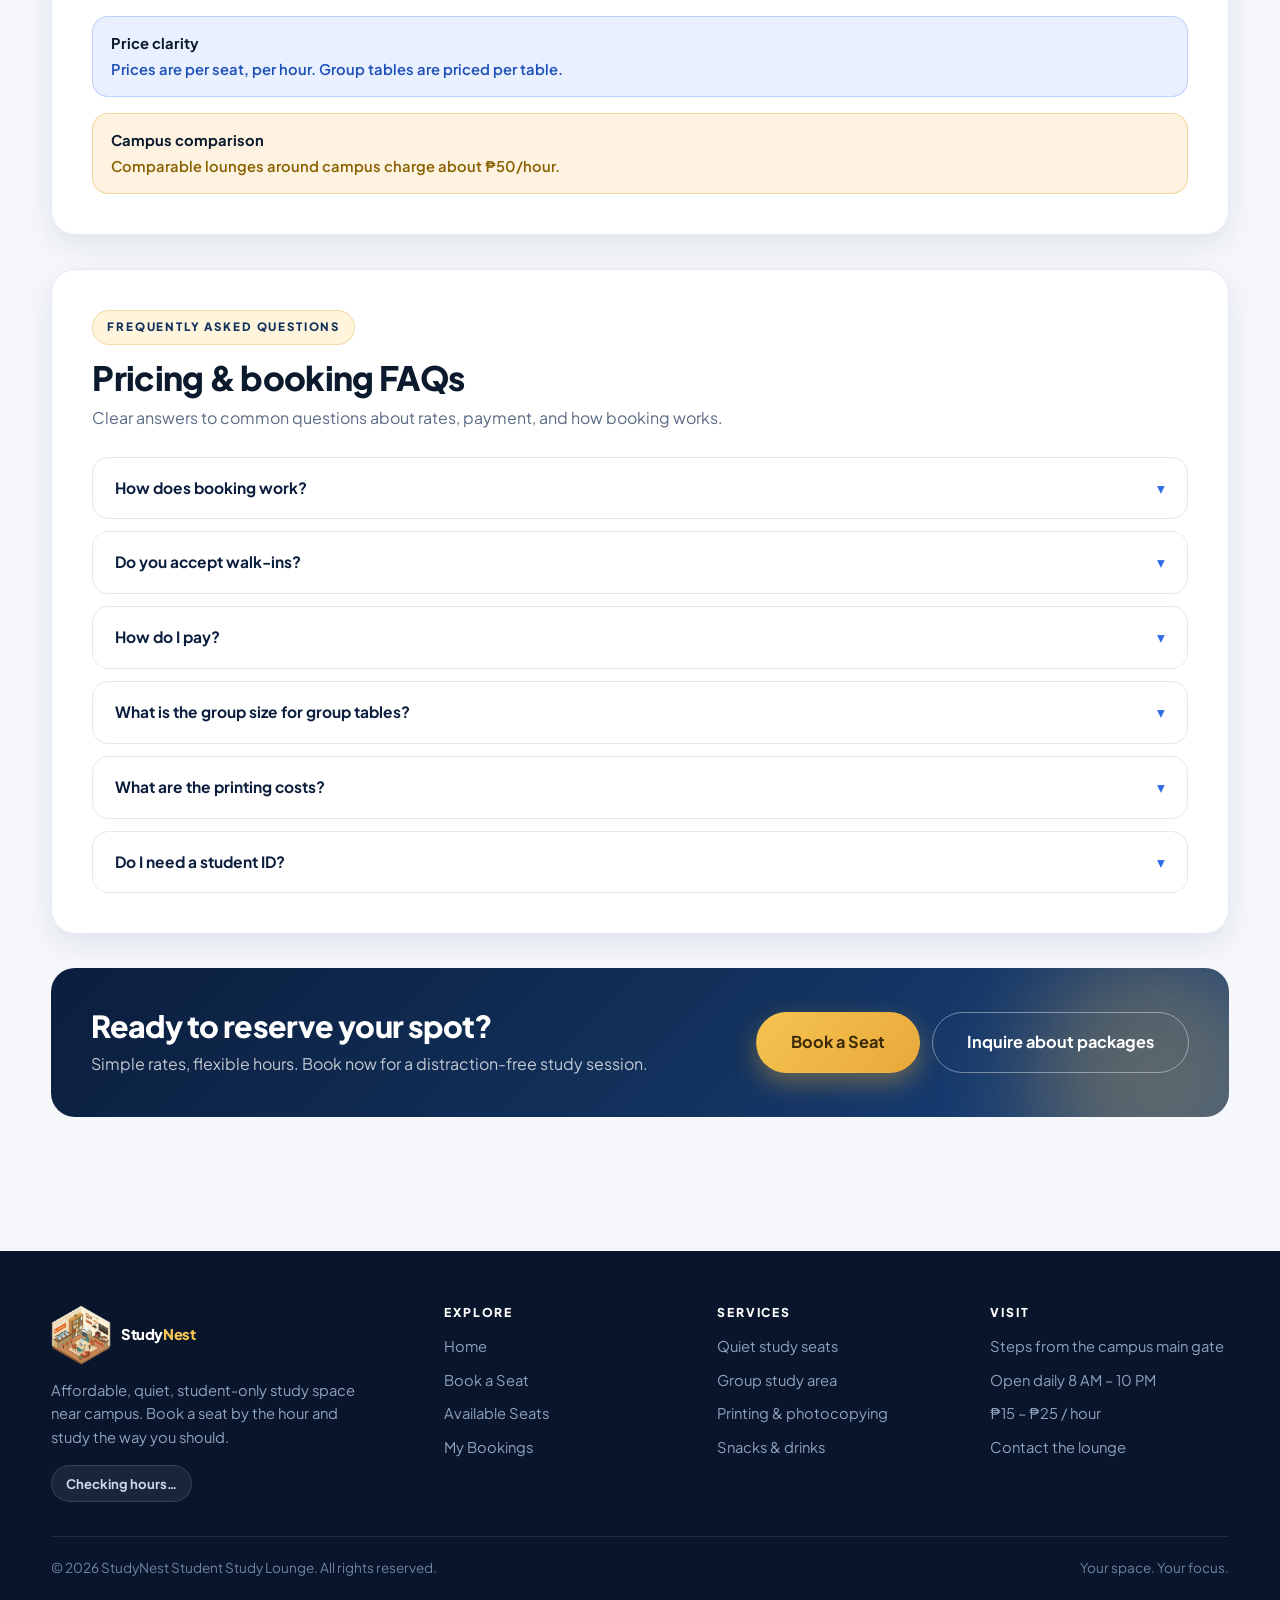
<file: pages/public/pricing.html>
<!DOCTYPE html>
<html lang="en">
<head>
  <meta charset="UTF-8" />
  <meta name="viewport" content="width=device-width, initial-scale=1.0" />
  <title>Pricing — StudyNest Student Study Lounge</title>
  <meta name="description" content="StudyNest pricing: hourly seats from ₱15–₱25/hour, group study from ₱25/hour per table, Student Pass inquire at counter/contact. No hidden fees." />
  <link rel="icon" href="data:image/svg+xml,%3Csvg xmlns='http://www.w3.org/2000/svg' viewBox='0 0 64 64'%3E%3Crect width='64' height='64' rx='16' fill='%230b1e3d'/%3E%3Ctext x='32' y='42' font-family='Arial' font-size='26' font-weight='bold' fill='%23f5c451' text-anchor='middle'%3ESN%3C/text%3E%3C/svg%3E" />
  <link rel="preconnect" href="https://fonts.googleapis.com" />
  <link rel="preconnect" href="https://fonts.gstatic.com" crossorigin />
  <link href="https://fonts.googleapis.com/css2?family=Plus+Jakarta+Sans:wght@400;500;600;700;800&display=swap" rel="stylesheet" />
  <link rel="stylesheet" href="../../css/style.css" />
  <link rel="stylesheet" href="../../css/pages.css" />
  <link rel="stylesheet" href="https://pyscript.net/releases/2026.7.3/core.css" />
  <script type="module" src="https://pyscript.net/releases/2026.7.3/core.js"></script>
</head>
<body data-page="pricing">

  <nav class="nav">
    <div class="container nav-inner">
      <a href="../public/index.html" class="brand"><img class="brand-mark" src="../../TOP.png" alt="" /><span class="brand-text">Study<span class="accent">Nest</span></span></a>

      <ul class="nav-links" id="nav-links">
        <li><a href="../public/index.html" data-nav="home">Home</a></li>
        <li><a href="../booking/booking.html" data-nav="book">Book a Seat</a></li>
        <li><a href="../booking/seats.html" data-nav="seats">Available Seats</a></li>
        <li><a href="../booking/my-bookings.html" data-nav="my-bookings">My Bookings</a></li>
        <li><a href="../public/services.html" data-nav="services">Services</a></li>
        <li><a href="../public/pricing.html" data-nav="pricing">Pricing</a></li>
        <li><a href="../public/about.html" data-nav="about">About</a></li>
        <li><a href="../public/promo.html" data-nav="promo">Promo</a></li>
        <li><a href="../public/contact.html" data-nav="contact">Contact</a></li>
        <li class="mobile-cta"><a href="../auth/login.html" data-nav="login">Login / Sign Up</a></li>
      </ul>

      <div class="nav-actions" id="nav-auth">
        <a href="../auth/login.html" class="btn btn-ghost btn-sm">Log in</a>
        <a href="../auth/register.html" class="btn btn-primary btn-sm">Sign up</a>
      </div>

      <button class="nav-toggle" id="nav-toggle" type="button" aria-label="Toggle navigation" aria-expanded="false">
        <span></span><span></span><span></span>
      </button>
    </div>
  </nav>

  <main class="container">
    <section class="section">
      <div class="page-hero">
        <div class="breadcrumb">
          <a href="../public/index.html">Home</a>
          <span>›</span>
          <span>Pricing</span>
        </div>
        <span class="eyebrow on-dark">Rates</span>
        <h1>Pricing</h1>
        <p class="hero-sub">Simple rates, no hidden fees. Pay for the hours you actually study — student-only rates from ₱15–₱25 per hour.</p>
      </div>
    </section>

    <section class="section">
      <div class="section-card">
        <div class="section-head">
          <div class="lead">
            <span class="eyebrow">Study plans</span>
            <h2>Pick the option that fits your study day</h2>
            <p>Walk in or book online. All rates are per hour and clearly shown before you confirm.</p>
          </div>
        </div>

        <div class="plans">
          <div class="plan">
            <span class="plan-name">Hourly</span>
            <div class="plan-price">₱15–25<small>/hour</small></div>
            <p class="plan-desc">Pay for the hours you study.</p>
            <ul class="plan-list">
              <li>Quiet individual seat</li>
              <li>Wi-Fi + charging included</li>
              <li>Printing available at the counter</li>
              <li>Cancel free before your slot</li>
              <li>Seat map booking</li>
            </ul>
            <a href="../booking/booking.html" class="btn btn-ghost btn-block">Book a seat</a>
          </div>

          <div class="plan featured">
            <span class="plan-flag">Best for group work</span>
            <span class="plan-name">Group Study</span>
            <div class="plan-price">From ₱25<small>/hour</small></div>
            <p class="plan-desc">Reserved table for your whole group.</p>
            <ul class="plan-list">
              <li>Reserved table for 4–8 students</li>
              <li>Whiteboard + screen access</li>
              <li>Wi-Fi + power included</li>
              <li>Ideal for thesis/defense prep</li>
              <li>Book ahead to secure your preferred table</li>
            </ul>
            <a href="../booking/booking.html" class="btn btn-amber btn-block">Reserve a table</a>
          </div>

          <div class="plan">
            <span class="plan-name">Student Pass</span>
            <div class="plan-price">Ask us</div>
            <p class="plan-desc">For heavy study weeks.</p>
            <ul class="plan-list">
              <li>Package rates for regulars</li>
              <li>Priority seat booking</li>
              <li>Best during midterms & finals</li>
              <li>Inquire at the counter or via the contact form</li>
            </ul>
            <div class="mt-2"><span class="pill amber">Package pricing announced in-store</span></div>
            <a href="../public/contact.html" class="btn btn-ghost btn-block mt-2">Inquire</a>
          </div>
        </div>
      </div>
    </section>

    <section class="section">
      <div class="section-card">
        <div class="section-head">
          <div class="lead">
            <span class="eyebrow">Seat-by-seat rates</span>
            <h2>Detailed rates by seat type</h2>
            <p>Transparent pricing based on location and amenities. Prices are per seat, per hour.</p>
          </div>
        </div>

        <table class="rate-table">
          <thead>
            <tr>
              <th>Seat Type</th>
              <th>Seat IDs</th>
              <th>Rate (per hour)</th>
            </tr>
          </thead>
          <tbody>
            <tr>
              <td>Window seats</td>
              <td>S01 – S03</td>
              <td>₱25/hr</td>
            </tr>
            <tr>
              <td>Quiet center</td>
              <td>S04 – S06</td>
              <td>₱20/hr</td>
            </tr>
            <tr>
              <td>Standard</td>
              <td>S07 – S12</td>
              <td>₱15/hr</td>
            </tr>
            <tr>
              <td>Group tables</td>
              <td>G01 – G03</td>
              <td>₱25/hr</td>
            </tr>
          </tbody>
        </table>

        <div class="alert mt-2">
          <div>
            <strong>Price clarity</strong>
            Prices are per seat, per hour. Group tables are priced per table.
          </div>
        </div>

        <div class="alert warn mt-2">
          <div>
            <strong>Campus comparison</strong>
            Comparable lounges around campus charge about ₱50/hour.
          </div>
        </div>
      </div>
    </section>

    <section class="section">
      <div class="section-card">
        <div class="section-head">
          <div class="lead">
            <span class="eyebrow">Frequently Asked Questions</span>
            <h2>Pricing & booking FAQs</h2>
            <p>Clear answers to common questions about rates, payment, and how booking works.</p>
          </div>
        </div>

        <div class="faq">
          <div class="faq-item">
            <button class="faq-q">
              <span>How does booking work?</span>
              <span class="caret">▾</span>
            </button>
            <div class="faq-a">
              <div class="inner">
                Pick your date, time slot, and seat from the live seat map. Confirm your booking and you'll get a booking ID to show at the counter.
              </div>
            </div>
          </div>

          <div class="faq-item">
            <button class="faq-q">
              <span>Do you accept walk-ins?</span>
              <span class="caret">▾</span>
            </button>
            <div class="faq-a">
              <div class="inner">
                Yes, walk-ins are welcome based on seat availability. Booking online is recommended during peak hours and finals week.
              </div>
            </div>
          </div>

          <div class="faq-item">
            <button class="faq-q">
              <span>How do I pay?</span>
              <span class="caret">▾</span>
            </button>
            <div class="faq-a">
              <div class="inner">
                Pay at the counter when you arrive. We'll settle your hourly rate plus any printing/snacks you order.
              </div>
            </div>
          </div>

          <div class="faq-item">
            <button class="faq-q">
              <span>What is the group size for group tables?</span>
              <span class="caret">▾</span>
            </button>
            <div class="faq-a">
              <div class="inner">
                Group tables fit 4–8 students depending on the table (G01–G03). Tables are priced per table.
              </div>
            </div>
          </div>

          <div class="faq-item">
            <button class="faq-q">
              <span>What are the printing costs?</span>
              <span class="caret">▾</span>
            </button>
            <div class="faq-a">
              <div class="inner">
                Printing and photocopying are ₱2 per page. Just request at the counter.
              </div>
            </div>
          </div>

          <div class="faq-item">
            <button class="faq-q">
              <span>Do I need a student ID?</span>
              <span class="caret">▾</span>
            </button>
            <div class="faq-a">
              <div class="inner">
                StudyNest is student-only. Please present your student ID or valid proof of enrollment (senior high or college) when checking in.
              </div>
            </div>
          </div>
        </div>
      </div>
    </section>

    <section class="section">
      <div class="cta-band">
        <div>
          <h2>Ready to reserve your spot?</h2>
          <p>Simple rates, flexible hours. Book now for a distraction-free study session.</p>
        </div>
        <div class="cta-actions">
          <a href="../booking/booking.html" class="btn btn-amber btn-lg">Book a Seat</a>
          <a href="../public/contact.html" class="btn btn-outline-light btn-lg">Inquire about packages</a>
        </div>
      </div>
    </section>
  </main>

  <footer class="footer">
    <div class="container footer-grid">
      <div class="footer-brand">
        <a href="../public/index.html" class="brand"><img class="brand-mark" src="../../TOP.png" alt="" /><span class="brand-text">Study<span class="accent">Nest</span></span></a>
        <p>Affordable, quiet, student-only study space near campus. Book a seat by the hour and study the way you should.</p>
        <span class="footer-status js-status">Checking hours…</span>
      </div>

      <div class="footer-col">
        <h4>Explore</h4>
        <ul>
          <li><a href="../public/index.html">Home</a></li>
          <li><a href="../booking/booking.html">Book a Seat</a></li>
          <li><a href="../booking/seats.html">Available Seats</a></li>
          <li><a href="../booking/my-bookings.html">My Bookings</a></li>
        </ul>
      </div>

      <div class="footer-col">
        <h4>Services</h4>
        <ul>
          <li><a href="../public/services.html">Quiet study seats</a></li>
          <li><a href="../public/services.html">Group study area</a></li>
          <li><a href="../public/services.html">Printing &amp; photocopying</a></li>
          <li><a href="../public/services.html">Snacks &amp; drinks</a></li>
        </ul>
      </div>

      <div class="footer-col">
        <h4>Visit</h4>
        <ul>
          <li>Steps from the campus main gate</li>
          <li>Open daily 8 AM – 10 PM</li>
          <li>₱15 – ₱25 / hour</li>
          <li><a href="../public/contact.html">Contact the lounge</a></li>
        </ul>
      </div>
    </div>

    <div class="container footer-bottom">
      <p>© 2026 StudyNest Student Study Lounge. All rights reserved.</p>
      <p>Your space. Your focus.</p>
    </div>
  </footer>

  <div class="toast-host"></div>
  <div class="modal-root"></div>

  <script type="py" src="../../py/public/main.py" config="../../pyscript.json"></script>
</body>
</html>
</file>
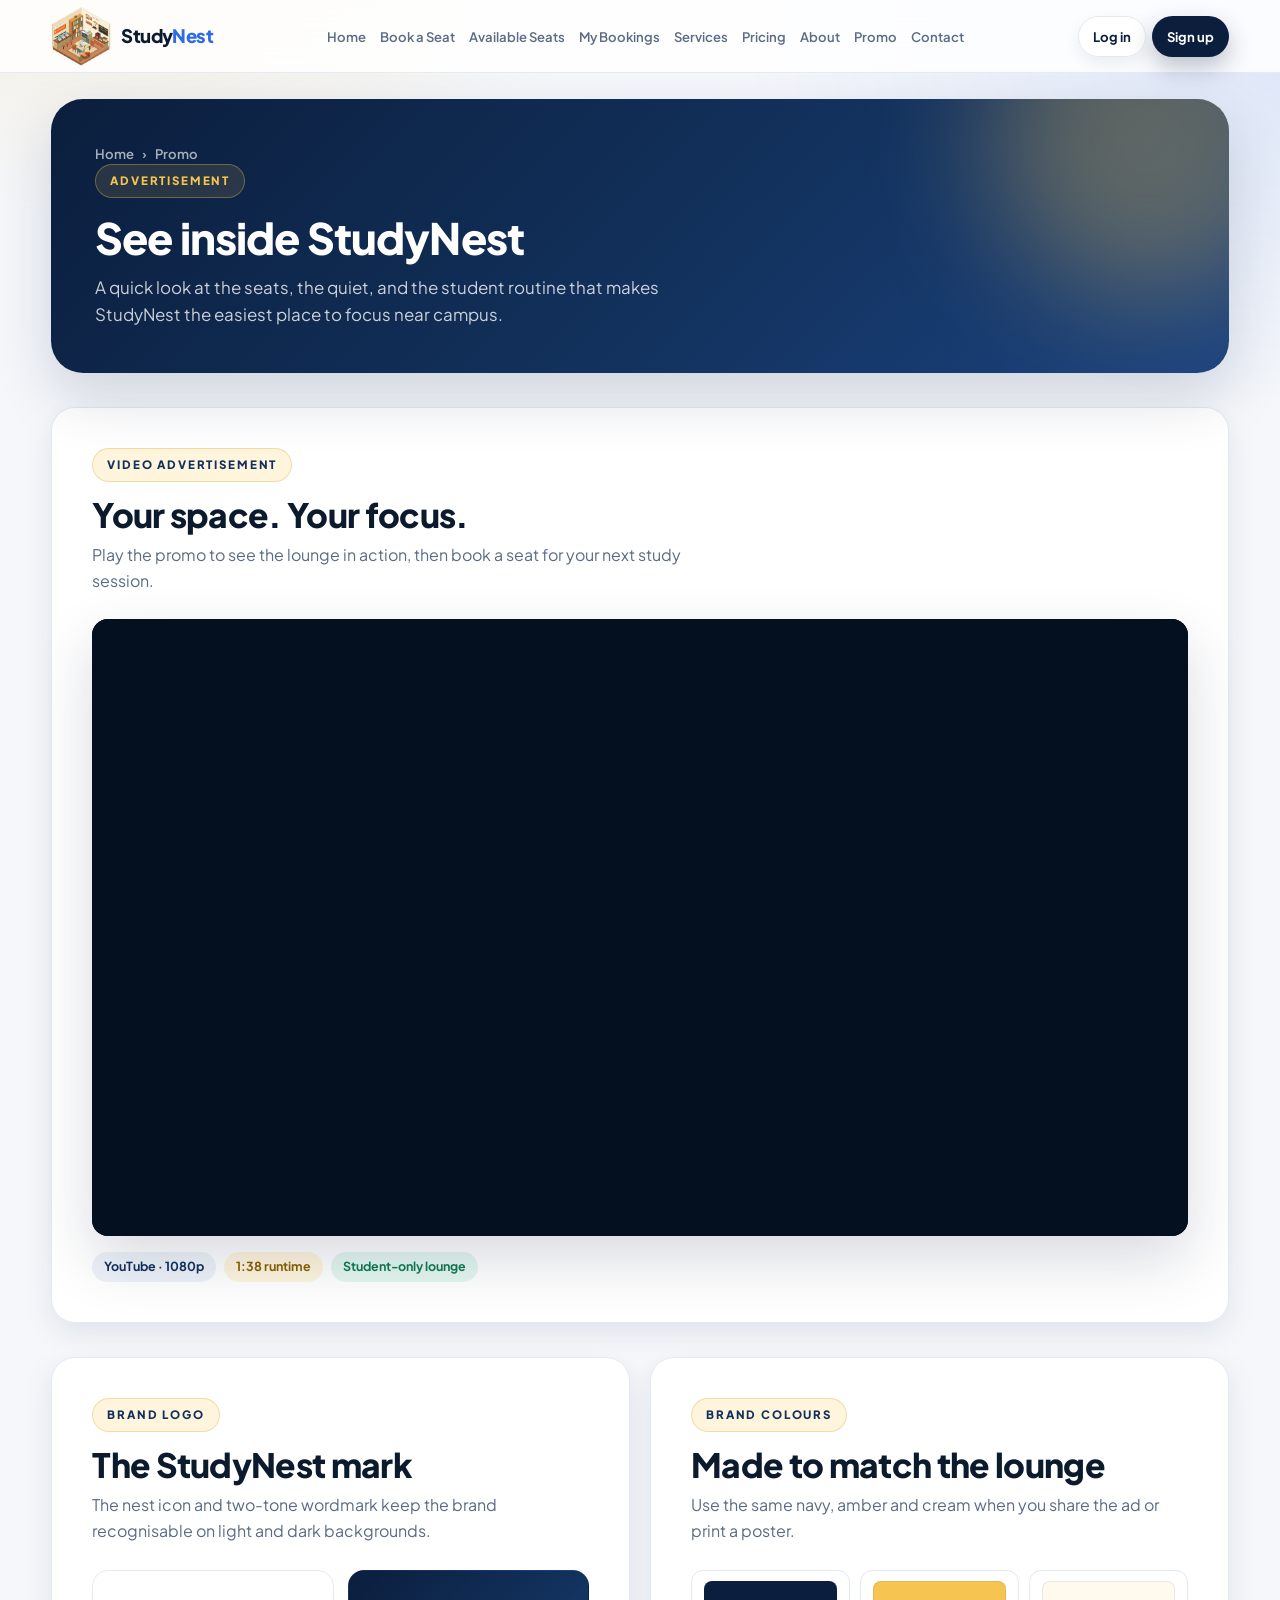
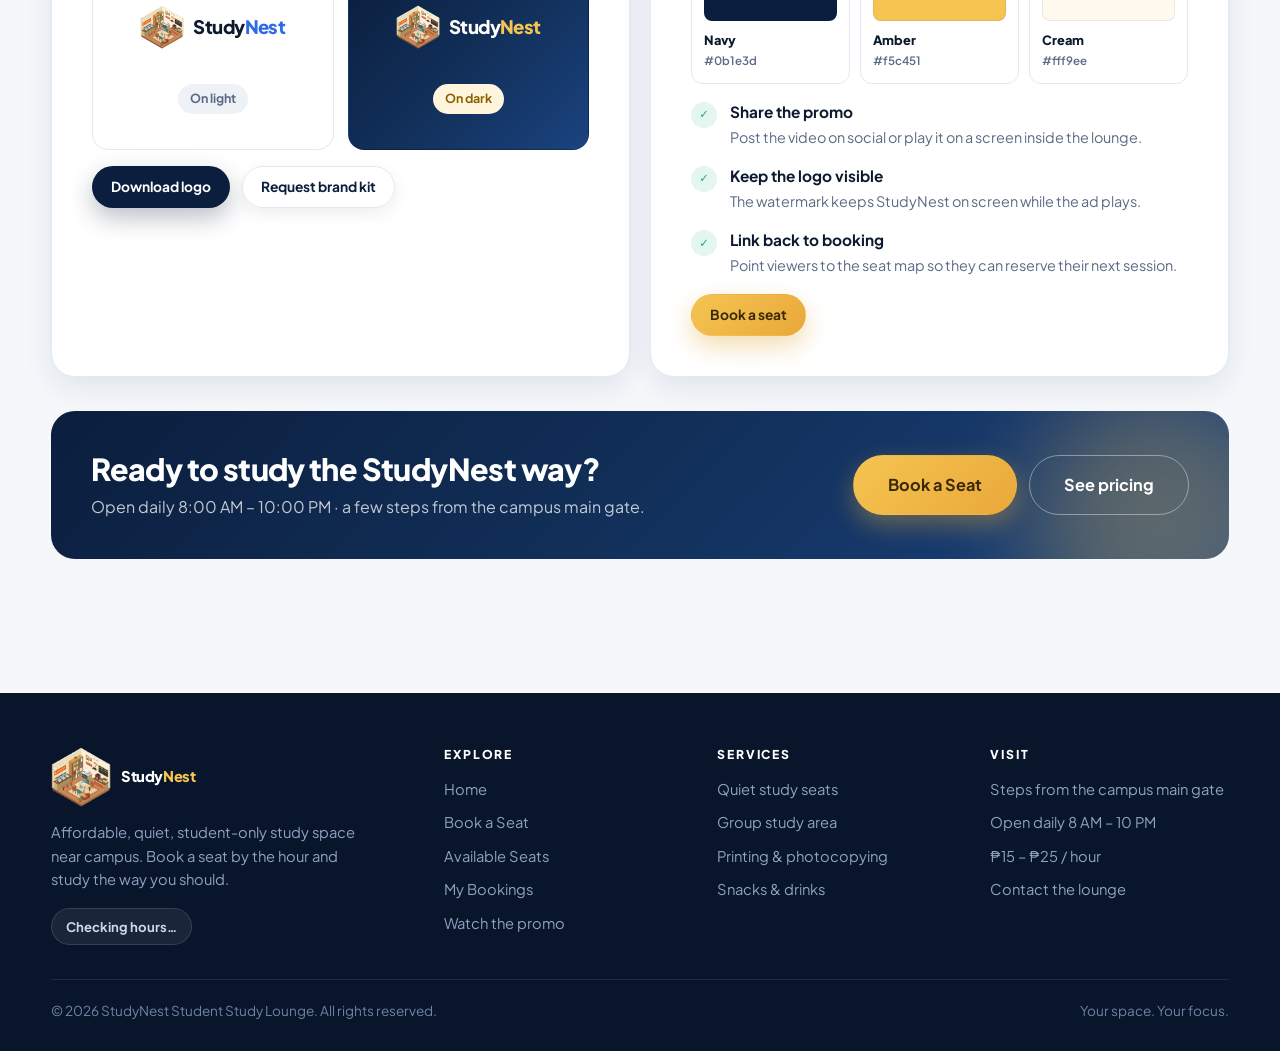
<file: pages/public/promo.html>
<!DOCTYPE html>
<html lang="en">
<head>
  <meta charset="UTF-8" />
  <meta name="viewport" content="width=device-width, initial-scale=1.0" />
  <title>Promo — Watch the StudyNest Video Ad</title>
  <meta name="description" content="Watch the StudyNest promotional video ad and grab the StudyNest logo, brand colours and promo assets for the student study lounge." />
  <link rel="icon" href="data:image/svg+xml,%3Csvg xmlns='http://www.w3.org/2000/svg' viewBox='0 0 64 64'%3E%3Crect width='64' height='64' rx='16' fill='%230b1e3d'/%3E%3Ctext x='32' y='42' font-family='Arial' font-size='26' font-weight='bold' fill='%23f5c451' text-anchor='middle'%3ESN%3C/text%3E%3C/svg%3E" />
  <link rel="preconnect" href="https://fonts.googleapis.com" />
  <link rel="preconnect" href="https://fonts.gstatic.com" crossorigin />
  <link href="https://fonts.googleapis.com/css2?family=Plus+Jakarta+Sans:wght@400;500;600;700;800&display=swap" rel="stylesheet" />
  <link rel="stylesheet" href="../../css/style.css" />
  <link rel="stylesheet" href="../../css/pages.css" />
  <link rel="stylesheet" href="https://pyscript.net/releases/2026.7.3/core.css" />
  <script type="module" src="https://pyscript.net/releases/2026.7.3/core.js"></script>
</head>
<body data-page="promo">

  <nav class="nav">
    <div class="container nav-inner">
      <a href="../public/index.html" class="brand"><img class="brand-mark" src="../../TOP.png" alt="" /><span class="brand-text">Study<span class="accent">Nest</span></span></a>

      <ul class="nav-links" id="nav-links">
        <li><a href="../public/index.html" data-nav="home">Home</a></li>
        <li><a href="../booking/booking.html" data-nav="book">Book a Seat</a></li>
        <li><a href="../booking/seats.html" data-nav="seats">Available Seats</a></li>
        <li><a href="../booking/my-bookings.html" data-nav="my-bookings">My Bookings</a></li>
        <li><a href="../public/services.html" data-nav="services">Services</a></li>
        <li><a href="../public/pricing.html" data-nav="pricing">Pricing</a></li>
        <li><a href="../public/about.html" data-nav="about">About</a></li>
        <li><a href="../public/promo.html" data-nav="promo">Promo</a></li>
        <li><a href="../public/contact.html" data-nav="contact">Contact</a></li>
        <li class="mobile-cta"><a href="../auth/login.html" data-nav="login">Login / Sign Up</a></li>
      </ul>

      <div class="nav-actions" id="nav-auth">
        <a href="../auth/login.html" class="btn btn-ghost btn-sm">Log in</a>
        <a href="../auth/register.html" class="btn btn-primary btn-sm">Sign up</a>
      </div>

      <button class="nav-toggle" id="nav-toggle" type="button" aria-label="Toggle navigation" aria-expanded="false">
        <span></span><span></span><span></span>
      </button>
    </div>
  </nav>

  <main class="container">
    <section class="section">
      <div class="page-hero">
        <div class="breadcrumb">
          <a href="../public/index.html">Home</a>
          <span>›</span>
          <span>Promo</span>
        </div>
        <span class="eyebrow on-dark">Advertisement</span>
        <h1>See inside StudyNest</h1>
        <p class="hero-sub">A quick look at the seats, the quiet, and the student routine that makes StudyNest the easiest place to focus near campus.</p>
      </div>
    </section>

    <section class="section">
      <div class="section-card">
        <div class="section-head">
          <div class="lead">
            <span class="eyebrow">Video advertisement</span>
            <h2>Your space. Your focus.</h2>
            <p>Play the promo to see the lounge in action, then book a seat for your next study session.</p>
          </div>
        </div>

        <div class="promo-video">
          <iframe
            src="https://www.youtube.com/embed/WoHaXVEf7NI"
            title="StudyNest promotional video"
            loading="lazy"
            allow="accelerometer; autoplay; clipboard-write; encrypted-media; gyroscope; picture-in-picture; web-share"
            referrerpolicy="strict-origin-when-cross-origin"
            allowfullscreen></iframe>
        </div>

        <div class="promo-meta">
          <span class="pill navy">YouTube · 1080p</span>
          <span class="pill amber">1:38 runtime</span>
          <span class="pill ok">Student-only lounge</span>
        </div>
      </div>
    </section>

    <section class="section">
      <div class="grid grid-2">
        <div class="section-card">
          <div class="section-head">
            <div class="lead">
              <span class="eyebrow">Brand logo</span>
              <h2>The StudyNest mark</h2>
              <p>The nest icon and two-tone wordmark keep the brand recognisable on light and dark backgrounds.</p>
            </div>
          </div>

          <div class="logo-grid">
            <div class="logo-tile">
              <div class="logo-lockup">
                <img src="../../TOP.png" alt="StudyNest nest logo" />
                <span>Study<span class="accent">Nest</span></span>
              </div>
              <span class="pill mute">On light</span>
            </div>
            <div class="logo-tile dark">
              <div class="logo-lockup">
                <img src="../../TOP.png" alt="" />
                <span>Study<span class="accent">Nest</span></span>
              </div>
              <span class="pill amber">On dark</span>
            </div>
          </div>

          <div class="hero-actions mt-2">
            <a class="btn btn-primary btn-sm" href="../../TOP.png" download="StudyNest-logo.png">Download logo</a>
            <a class="btn btn-ghost btn-sm" href="../public/contact.html">Request brand kit</a>
          </div>
        </div>

        <div class="section-card">
          <div class="section-head">
            <div class="lead">
              <span class="eyebrow">Brand colours</span>
              <h2>Made to match the lounge</h2>
              <p>Use the same navy, amber and cream when you share the ad or print a poster.</p>
            </div>
          </div>

          <div class="swatches">
            <div class="swatch"><i style="background:#0b1e3d"></i>Navy<br /><span class="muted">#0b1e3d</span></div>
            <div class="swatch"><i style="background:#f5c451"></i>Amber<br /><span class="muted">#f5c451</span></div>
            <div class="swatch"><i style="background:#fff9ee"></i>Cream<br /><span class="muted">#fff9ee</span></div>
          </div>

          <ul class="feature-list mt-2">
            <li>
              <span class="tick">✓</span>
              <div>
                <strong>Share the promo</strong>
                <span class="d">Post the video on social or play it on a screen inside the lounge.</span>
              </div>
            </li>
            <li>
              <span class="tick">✓</span>
              <div>
                <strong>Keep the logo visible</strong>
                <span class="d">The watermark keeps StudyNest on screen while the ad plays.</span>
              </div>
            </li>
            <li>
              <span class="tick">✓</span>
              <div>
                <strong>Link back to booking</strong>
                <span class="d">Point viewers to the seat map so they can reserve their next session.</span>
              </div>
            </li>
          </ul>

          <a class="btn btn-amber btn-sm mt-2" href="../booking/booking.html">Book a seat</a>
        </div>
      </div>
    </section>

    <section class="section">
      <div class="cta-band">
        <div>
          <h2>Ready to study the StudyNest way?</h2>
          <p>Open daily 8:00 AM – 10:00 PM · a few steps from the campus main gate.</p>
        </div>
        <div class="cta-actions">
          <a href="../booking/booking.html" class="btn btn-amber btn-lg">Book a Seat</a>
          <a href="../public/pricing.html" class="btn btn-outline-light btn-lg">See pricing</a>
        </div>
      </div>
    </section>
  </main>

  <footer class="footer">
    <div class="container footer-grid">
      <div class="footer-brand">
        <a href="../public/index.html" class="brand"><img class="brand-mark" src="../../TOP.png" alt="" /><span class="brand-text">Study<span class="accent">Nest</span></span></a>
        <p>Affordable, quiet, student-only study space near campus. Book a seat by the hour and study the way you should.</p>
        <span class="footer-status js-status">Checking hours&hellip;</span>
      </div>

      <div class="footer-col">
        <h4>Explore</h4>
        <ul>
          <li><a href="../public/index.html">Home</a></li>
          <li><a href="../booking/booking.html">Book a Seat</a></li>
          <li><a href="../booking/seats.html">Available Seats</a></li>
          <li><a href="../booking/my-bookings.html">My Bookings</a></li>
          <li><a href="../public/promo.html">Watch the promo</a></li>
        </ul>
      </div>

      <div class="footer-col">
        <h4>Services</h4>
        <ul>
          <li><a href="../public/services.html">Quiet study seats</a></li>
          <li><a href="../public/services.html">Group study area</a></li>
          <li><a href="../public/services.html">Printing &amp; photocopying</a></li>
          <li><a href="../public/services.html">Snacks &amp; drinks</a></li>
        </ul>
      </div>

      <div class="footer-col">
        <h4>Visit</h4>
        <ul>
          <li>Steps from the campus main gate</li>
          <li>Open daily 8 AM &ndash; 10 PM</li>
          <li>&#8369;15 &ndash; &#8369;25 / hour</li>
          <li><a href="../public/contact.html">Contact the lounge</a></li>
        </ul>
      </div>
    </div>

    <div class="container footer-bottom">
      <p>&copy; 2026 StudyNest Student Study Lounge. All rights reserved.</p>
      <p>Your space. Your focus.</p>
    </div>
  </footer>

  <div class="toast-host"></div>
  <div class="modal-root"></div>

  <script type="py" src="../../py/public/main.py" config="../../pyscript.json"></script>
</body>
</html>
</file>
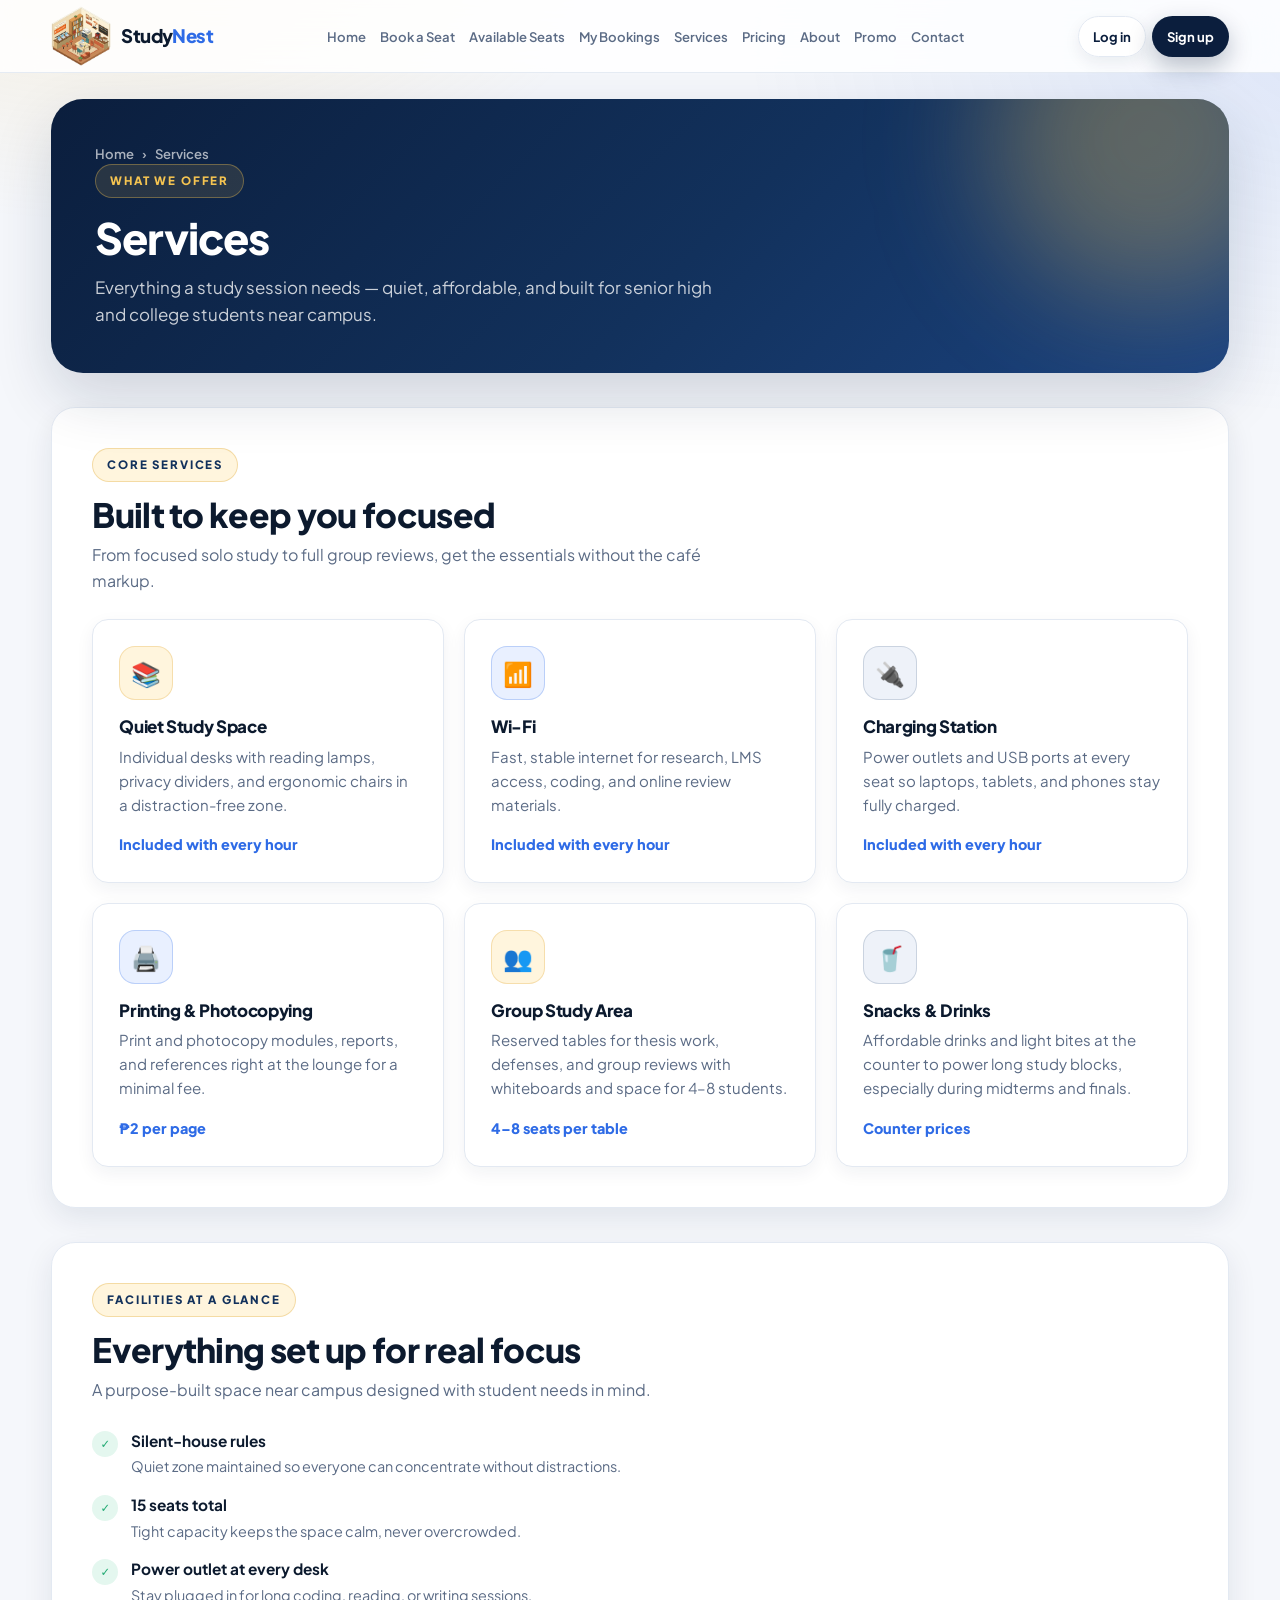
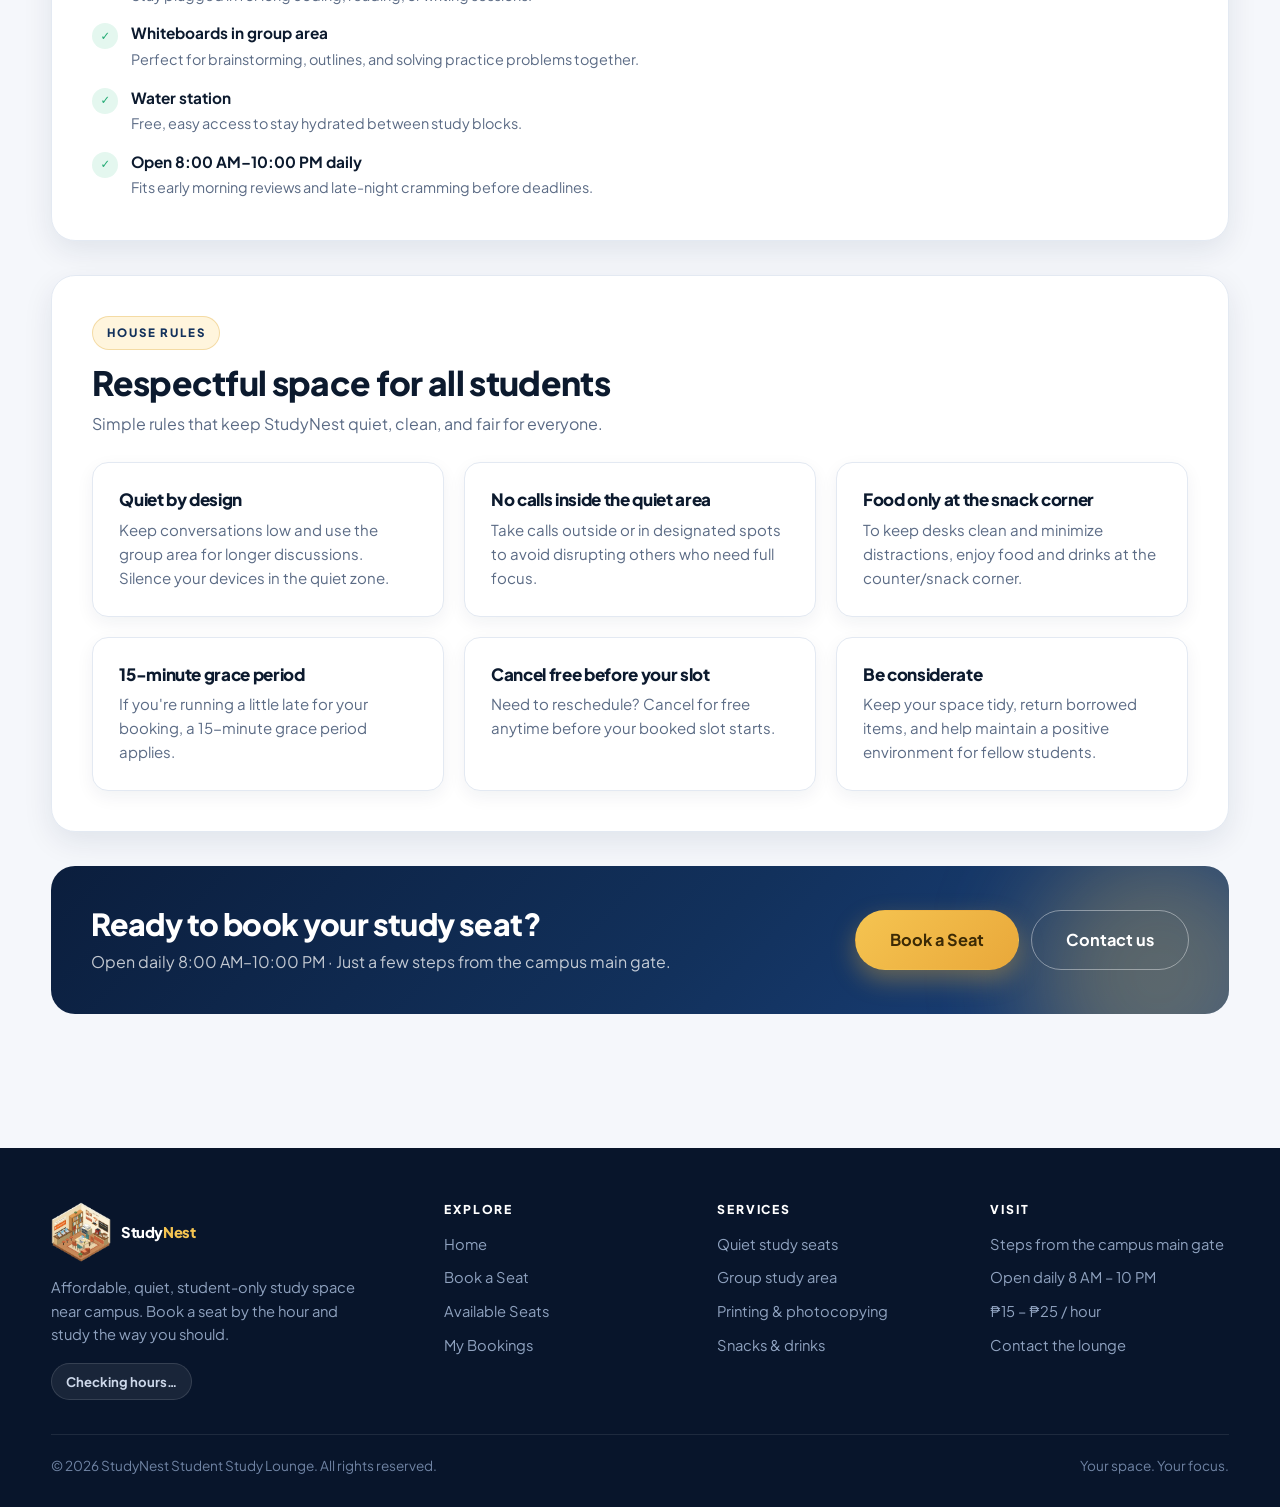
<file: pages/public/services.html>
<!DOCTYPE html>
<html lang="en">
<head>
  <meta charset="UTF-8" />
  <meta name="viewport" content="width=device-width, initial-scale=1.0" />
  <title>Services — StudyNest Student Study Lounge</title>
  <meta name="description" content="Services at StudyNest: quiet study space, Wi-Fi, charging, printing & photocopying, group study area, snacks & drinks. Student-only, ₱15–₱25 per hour." />
  <link rel="icon" href="data:image/svg+xml,%3Csvg xmlns='http://www.w3.org/2000/svg' viewBox='0 0 64 64'%3E%3Crect width='64' height='64' rx='16' fill='%230b1e3d'/%3E%3Ctext x='32' y='42' font-family='Arial' font-size='26' font-weight='bold' fill='%23f5c451' text-anchor='middle'%3ESN%3C/text%3E%3C/svg%3E" />
  <link rel="preconnect" href="https://fonts.googleapis.com" />
  <link rel="preconnect" href="https://fonts.gstatic.com" crossorigin />
  <link href="https://fonts.googleapis.com/css2?family=Plus+Jakarta+Sans:wght@400;500;600;700;800&display=swap" rel="stylesheet" />
  <link rel="stylesheet" href="../../css/style.css" />
  <link rel="stylesheet" href="../../css/pages.css" />
  <link rel="stylesheet" href="https://pyscript.net/releases/2026.7.3/core.css" />
  <script type="module" src="https://pyscript.net/releases/2026.7.3/core.js"></script>
</head>
<body data-page="services">

  <nav class="nav">
    <div class="container nav-inner">
      <a href="../public/index.html" class="brand"><img class="brand-mark" src="../../TOP.png" alt="" /><span class="brand-text">Study<span class="accent">Nest</span></span></a>

      <ul class="nav-links" id="nav-links">
        <li><a href="../public/index.html" data-nav="home">Home</a></li>
        <li><a href="../booking/booking.html" data-nav="book">Book a Seat</a></li>
        <li><a href="../booking/seats.html" data-nav="seats">Available Seats</a></li>
        <li><a href="../booking/my-bookings.html" data-nav="my-bookings">My Bookings</a></li>
        <li><a href="../public/services.html" data-nav="services">Services</a></li>
        <li><a href="../public/pricing.html" data-nav="pricing">Pricing</a></li>
        <li><a href="../public/about.html" data-nav="about">About</a></li>
        <li><a href="../public/promo.html" data-nav="promo">Promo</a></li>
        <li><a href="../public/contact.html" data-nav="contact">Contact</a></li>
        <li class="mobile-cta"><a href="../auth/login.html" data-nav="login">Login / Sign Up</a></li>
      </ul>

      <div class="nav-actions" id="nav-auth">
        <a href="../auth/login.html" class="btn btn-ghost btn-sm">Log in</a>
        <a href="../auth/register.html" class="btn btn-primary btn-sm">Sign up</a>
      </div>

      <button class="nav-toggle" id="nav-toggle" type="button" aria-label="Toggle navigation" aria-expanded="false">
        <span></span><span></span><span></span>
      </button>
    </div>
  </nav>

  <main class="container">
    <section class="section">
      <div class="page-hero">
        <div class="breadcrumb">
          <a href="../public/index.html">Home</a>
          <span>›</span>
          <span>Services</span>
        </div>
        <span class="eyebrow on-dark">What we offer</span>
        <h1>Services</h1>
        <p class="hero-sub">Everything a study session needs — quiet, affordable, and built for senior high and college students near campus.</p>
      </div>
    </section>

    <section class="section">
      <div class="section-card">
        <div class="section-head">
          <div class="lead">
            <span class="eyebrow">Core services</span>
            <h2>Built to keep you focused</h2>
            <p>From focused solo study to full group reviews, get the essentials without the café markup.</p>
          </div>
        </div>

        <div class="grid grid-3">
          <article class="card service-card">
            <div class="icon-tile">📚</div>
            <h3>Quiet Study Space</h3>
            <p>Individual desks with reading lamps, privacy dividers, and ergonomic chairs in a distraction-free zone.</p>
            <div class="price">Included with every hour</div>
          </article>
          <article class="card service-card">
            <div class="icon-tile blue">📶</div>
            <h3>Wi-Fi</h3>
            <p>Fast, stable internet for research, LMS access, coding, and online review materials.</p>
            <div class="price">Included with every hour</div>
          </article>
          <article class="card service-card">
            <div class="icon-tile navy">🔌</div>
            <h3>Charging Station</h3>
            <p>Power outlets and USB ports at every seat so laptops, tablets, and phones stay fully charged.</p>
            <div class="price">Included with every hour</div>
          </article>
          <article class="card service-card">
            <div class="icon-tile blue">🖨️</div>
            <h3>Printing & Photocopying</h3>
            <p>Print and photocopy modules, reports, and references right at the lounge for a minimal fee.</p>
            <div class="price">₱2 per page</div>
          </article>
          <article class="card service-card">
            <div class="icon-tile">👥</div>
            <h3>Group Study Area</h3>
            <p>Reserved tables for thesis work, defenses, and group reviews with whiteboards and space for 4–8 students.</p>
            <div class="price">4–8 seats per table</div>
          </article>
          <article class="card service-card">
            <div class="icon-tile navy">🥤</div>
            <h3>Snacks & Drinks</h3>
            <p>Affordable drinks and light bites at the counter to power long study blocks, especially during midterms and finals.</p>
            <div class="price">Counter prices</div>
          </article>
        </div>
      </div>
    </section>

    <section class="section">
      <div class="section-card">
        <div class="section-head">
          <div class="lead">
            <span class="eyebrow">Facilities at a glance</span>
            <h2>Everything set up for real focus</h2>
            <p>A purpose-built space near campus designed with student needs in mind.</p>
          </div>
        </div>

        <ul class="feature-list">
          <li>
            <span class="tick">✓</span>
            <div>
              <strong>Silent-house rules</strong>
              <span class="d">Quiet zone maintained so everyone can concentrate without distractions.</span>
            </div>
          </li>
          <li>
            <span class="tick">✓</span>
            <div>
              <strong>15 seats total</strong>
              <span class="d">Tight capacity keeps the space calm, never overcrowded.</span>
            </div>
          </li>
          <li>
            <span class="tick">✓</span>
            <div>
              <strong>Power outlet at every desk</strong>
              <span class="d">Stay plugged in for long coding, reading, or writing sessions.</span>
            </div>
          </li>
          <li>
            <span class="tick">✓</span>
            <div>
              <strong>Whiteboards in group area</strong>
              <span class="d">Perfect for brainstorming, outlines, and solving practice problems together.</span>
            </div>
          </li>
          <li>
            <span class="tick">✓</span>
            <div>
              <strong>Water station</strong>
              <span class="d">Free, easy access to stay hydrated between study blocks.</span>
            </div>
          </li>
          <li>
            <span class="tick">✓</span>
            <div>
              <strong>Open 8:00 AM–10:00 PM daily</strong>
              <span class="d">Fits early morning reviews and late-night cramming before deadlines.</span>
            </div>
          </li>
        </ul>
      </div>
    </section>

    <section class="section">
      <div class="section-card">
        <div class="section-head">
          <div class="lead">
            <span class="eyebrow">House rules</span>
            <h2>Respectful space for all students</h2>
            <p>Simple rules that keep StudyNest quiet, clean, and fair for everyone.</p>
          </div>
        </div>

        <div class="grid grid-3">
          <div class="card">
            <h3>Quiet by design</h3>
            <p>Keep conversations low and use the group area for longer discussions. Silence your devices in the quiet zone.</p>
          </div>
          <div class="card">
            <h3>No calls inside the quiet area</h3>
            <p>Take calls outside or in designated spots to avoid disrupting others who need full focus.</p>
          </div>
          <div class="card">
            <h3>Food only at the snack corner</h3>
            <p>To keep desks clean and minimize distractions, enjoy food and drinks at the counter/snack corner.</p>
          </div>
          <div class="card">
            <h3>15-minute grace period</h3>
            <p>If you're running a little late for your booking, a 15-minute grace period applies.</p>
          </div>
          <div class="card">
            <h3>Cancel free before your slot</h3>
            <p>Need to reschedule? Cancel for free anytime before your booked slot starts.</p>
          </div>
          <div class="card">
            <h3>Be considerate</h3>
            <p>Keep your space tidy, return borrowed items, and help maintain a positive environment for fellow students.</p>
          </div>
        </div>
      </div>
    </section>

    <section class="section">
      <div class="cta-band">
        <div>
          <h2>Ready to book your study seat?</h2>
          <p>Open daily 8:00 AM–10:00 PM · Just a few steps from the campus main gate.</p>
        </div>
        <div class="cta-actions">
          <a href="../booking/booking.html" class="btn btn-amber btn-lg">Book a Seat</a>
          <a href="../public/contact.html" class="btn btn-outline-light btn-lg">Contact us</a>
        </div>
      </div>
    </section>
  </main>

  <footer class="footer">
    <div class="container footer-grid">
      <div class="footer-brand">
        <a href="../public/index.html" class="brand"><img class="brand-mark" src="../../TOP.png" alt="" /><span class="brand-text">Study<span class="accent">Nest</span></span></a>
        <p>Affordable, quiet, student-only study space near campus. Book a seat by the hour and study the way you should.</p>
        <span class="footer-status js-status">Checking hours…</span>
      </div>

      <div class="footer-col">
        <h4>Explore</h4>
        <ul>
          <li><a href="../public/index.html">Home</a></li>
          <li><a href="../booking/booking.html">Book a Seat</a></li>
          <li><a href="../booking/seats.html">Available Seats</a></li>
          <li><a href="../booking/my-bookings.html">My Bookings</a></li>
        </ul>
      </div>

      <div class="footer-col">
        <h4>Services</h4>
        <ul>
          <li><a href="../public/services.html">Quiet study seats</a></li>
          <li><a href="../public/services.html">Group study area</a></li>
          <li><a href="../public/services.html">Printing &amp; photocopying</a></li>
          <li><a href="../public/services.html">Snacks &amp; drinks</a></li>
        </ul>
      </div>

      <div class="footer-col">
        <h4>Visit</h4>
        <ul>
          <li>Steps from the campus main gate</li>
          <li>Open daily 8 AM – 10 PM</li>
          <li>₱15 – ₱25 / hour</li>
          <li><a href="../public/contact.html">Contact the lounge</a></li>
        </ul>
      </div>
    </div>

    <div class="container footer-bottom">
      <p>© 2026 StudyNest Student Study Lounge. All rights reserved.</p>
      <p>Your space. Your focus.</p>
    </div>
  </footer>

  <div class="toast-host"></div>
  <div class="modal-root"></div>

  <script type="py" src="../../py/public/main.py" config="../../pyscript.json"></script>
</body>
</html>
</file>
<file: css/style.css>
/* ==========================================================================
   StudyNest — core theme
   Dark navy / white / warm amber-yellow · rounded cards · modern type
   ========================================================================== */

:root {
  --navy-900: #08152b;
  --navy-800: #0b1e3d;
  --navy-700: #12315c;
  --navy-600: #1b4380;
  --blue: #2e6be6;
  --blue-soft: #e9f0ff;
  --amber: #f5c451;
  --amber-deep: #e0a93b;
  --amber-soft: #fff5dd;
  --cream: #fff9ee;
  --sand: #f6ecd8;
  --ink: #0c1a2e;
  --muted: #5b6b85;
  --line: #e3e9f2;
  --surface: #ffffff;
  --page: #f5f7fb;
  --ok: #1fa971;
  --ok-soft: #e4f7ef;
  --warn: #e8a93b;
  --warn-soft: #fdf3e0;
  --bad: #e5485f;
  --bad-soft: #fdeaee;
  --r-sm: 10px;
  --r: 16px;
  --r-lg: 24px;
  --r-xl: 32px;
  --shadow: 0 10px 30px rgba(11, 30, 61, 0.09);
  --shadow-lg: 0 24px 60px rgba(11, 30, 61, 0.16);
  --ring: 0 0 0 4px rgba(46, 107, 230, 0.18);
  --nav-h: 72px;
  --grad-navy: linear-gradient(135deg, #0b1e3d 0%, #12315c 55%, #1b4380 100%);
  --grad-amber: linear-gradient(135deg, #f5c451, #e9a83a);
}

* { box-sizing: border-box; margin: 0; padding: 0; }

html { scroll-behavior: smooth; scroll-padding-top: calc(var(--nav-h) + 18px); }

body {
  font-family: "Plus Jakarta Sans", "Segoe UI", system-ui, -apple-system, Roboto, Arial, sans-serif;
  color: var(--ink);
  background: var(--page);
  line-height: 1.6;
  min-height: 100vh;
  overflow-x: hidden;
  -webkit-font-smoothing: antialiased;
}

body::before {
  content: "";
  position: fixed;
  inset: 0;
  z-index: -2;
  background:
    radial-gradient(900px 520px at 8% -10%, rgba(245, 196, 81, 0.18), transparent 60%),
    radial-gradient(1000px 620px at 105% 5%, rgba(46, 107, 230, 0.12), transparent 60%),
    radial-gradient(800px 600px at 50% 120%, rgba(18, 49, 92, 0.10), transparent 60%);
}

img { max-width: 100%; display: block; }
a { color: inherit; text-decoration: none; }
button { font: inherit; }
h1, h2, h3, h4 { line-height: 1.2; letter-spacing: -0.02em; font-weight: 800; }
strong { color: var(--ink); }

.container { width: min(1180px, 92%); margin-inline: auto; }
.narrow { width: min(880px, 92%); margin-inline: auto; }

.eyebrow {
  display: inline-flex;
  align-items: center;
  gap: 8px;
  font-size: 0.72rem;
  font-weight: 800;
  letter-spacing: 0.16em;
  text-transform: uppercase;
  color: var(--navy-700);
  background: var(--amber-soft);
  border: 1px solid rgba(224, 169, 59, 0.35);
  padding: 7px 14px;
  border-radius: 999px;
}

.eyebrow.on-dark {
  color: var(--amber);
  background: rgba(245, 196, 81, 0.12);
  border-color: rgba(245, 196, 81, 0.34);
}

.muted { color: var(--muted); }
.center { text-align: center; }

/* ==========================================================================
   BUTTONS
   ========================================================================== */
.btn {
  display: inline-flex;
  align-items: center;
  justify-content: center;
  gap: 9px;
  font-weight: 700;
  font-size: 0.95rem;
  padding: 13px 26px;
  border: 1px solid transparent;
  border-radius: 999px;
  cursor: pointer;
  white-space: nowrap;
  transition: transform 0.18s ease, box-shadow 0.18s ease, background 0.18s ease, color 0.18s ease, border-color 0.18s ease;
}
.btn:hover { transform: translateY(-2px); }
.btn:active { transform: translateY(1px); }
.btn:disabled { opacity: 0.5; cursor: not-allowed; transform: none; }
.btn:focus-visible { outline: none; box-shadow: var(--ring); }

.btn-primary { background: var(--navy-800); color: #fff; box-shadow: 0 10px 24px rgba(11, 30, 61, 0.28); }
.btn-primary:hover { background: var(--navy-700); box-shadow: 0 16px 32px rgba(11, 30, 61, 0.32); }

.btn-amber { background: var(--grad-amber); color: #3c2a05; box-shadow: 0 10px 24px rgba(224, 169, 59, 0.4); }
.btn-amber:hover { box-shadow: 0 16px 34px rgba(224, 169, 59, 0.5); }

.btn-blue { background: var(--blue); color: #fff; box-shadow: 0 10px 24px rgba(46, 107, 230, 0.34); }
.btn-blue:hover { background: #245ccd; }

.btn-ghost { background: rgba(255, 255, 255, 0.85); color: var(--navy-800); border-color: var(--line); box-shadow: 0 6px 16px rgba(11, 30, 61, 0.07); }
.btn-ghost:hover { border-color: var(--navy-700); background: #fff; }

.btn-outline-light { background: transparent; color: #fff; border-color: rgba(255, 255, 255, 0.4); }
.btn-outline-light:hover { background: rgba(255, 255, 255, 0.12); border-color: #fff; }

.btn-danger { background: var(--bad); color: #fff; box-shadow: 0 10px 22px rgba(229, 72, 95, 0.3); }
.btn-sm { padding: 9px 18px; font-size: 0.86rem; }
.btn-lg { padding: 16px 34px; font-size: 1.02rem; }
.btn-block { width: 100%; }

/* ==========================================================================
   NAVIGATION
   ========================================================================== */
.nav {
  position: sticky;
  top: 0;
  z-index: 90;
  background: rgba(255, 255, 255, 0.86);
  backdrop-filter: blur(16px) saturate(160%);
  -webkit-backdrop-filter: blur(16px) saturate(160%);
  border-bottom: 1px solid rgba(227, 233, 242, 0.9);
  transition: box-shadow 0.25s ease, background 0.25s ease;
}
.nav.scrolled { box-shadow: 0 10px 30px rgba(11, 30, 61, 0.10); background: rgba(255, 255, 255, 0.95); }

.nav-inner {
  min-height: var(--nav-h);
  display: flex;
  align-items: center;
  justify-content: space-between;
  gap: 18px;
}

.brand { display: inline-flex; align-items: center; gap: 10px; font-weight: 800; font-size: 1.16rem; letter-spacing: -0.03em; }
.brand-mark {
  display: block;
  width: 60px;
  height: 60px;
  object-fit: contain;
}
.brand-text { white-space: nowrap; }
.brand .accent { color: var(--blue); }

.nav-links { display: flex; align-items: center; gap: 2px; list-style: none; }
.nav-links a {
  display: inline-block;
  padding: 8px 11px;
  border-radius: 999px;
  font-size: 0.87rem;
  font-weight: 600;
  color: var(--muted);
  transition: color 0.18s ease, background 0.18s ease;
}
.nav-links a:hover { color: var(--navy-800); background: rgba(11, 30, 61, 0.06); }
.nav-links a.active { color: var(--blue); background: var(--blue-soft); }
.nav-links .mobile-cta { display: none; }

.nav-actions { display: flex; align-items: center; gap: 10px; }
.nav-actions .btn { padding: 10px 20px; font-size: 0.87rem; }

.nav-user { display: none; align-items: center; gap: 10px; }
.nav-user.show { display: flex; }
.nav-avatar {
  width: 36px; height: 36px; border-radius: 50%;
  display: grid; place-items: center;
  background: var(--grad-navy); color: var(--amber);
  font-weight: 800; font-size: 0.86rem;
}
.nav-user-name { font-size: 0.86rem; font-weight: 700; color: var(--navy-800); max-width: 120px; overflow: hidden; text-overflow: ellipsis; white-space: nowrap; }
.nav-logout { background: none; border: 1px solid var(--line); color: var(--muted); border-radius: 999px; padding: 8px 14px; font-size: 0.82rem; font-weight: 700; cursor: pointer; transition: all 0.18s ease; }
.nav-logout:hover { color: var(--bad); border-color: rgba(229, 72, 95, 0.4); }

.nav-toggle {
  display: none;
  flex-direction: column;
  gap: 5px;
  background: #fff;
  border: 1px solid var(--line);
  border-radius: 12px;
  padding: 11px;
  cursor: pointer;
}
.nav-toggle span { display: block; width: 20px; height: 2px; border-radius: 2px; background: var(--navy-800); transition: transform 0.25s ease, opacity 0.2s ease; }
.nav-toggle.active span:nth-child(1) { transform: translateY(7px) rotate(45deg); }
.nav-toggle.active span:nth-child(2) { opacity: 0; }
.nav-toggle.active span:nth-child(3) { transform: translateY(-7px) rotate(-45deg); }

/* ==========================================================================
   HERO
   ========================================================================== */
.hero { padding: 34px 0 10px; }

.hero-panel {
  position: relative;
  overflow: hidden;
  border-radius: var(--r-xl);
  background: var(--grad-navy);
  color: #fff;
  padding: 58px 54px;
  display: grid;
  grid-template-columns: 1.15fr 0.85fr;
  gap: 44px;
  align-items: center;
  box-shadow: var(--shadow-lg);
}
.hero-panel::before,
.hero-panel::after {
  content: "";
  position: absolute;
  border-radius: 50%;
  filter: blur(70px);
  opacity: 0.55;
  pointer-events: none;
}
.hero-panel::before { width: 380px; height: 380px; background: rgba(46, 107, 230, 0.7); top: -140px; right: 26%; }
.hero-panel::after { width: 340px; height: 340px; background: rgba(245, 196, 81, 0.55); bottom: -160px; left: -80px; }
.hero-copy, .hero-aside { position: relative; z-index: 1; }

.hero h1 {
  font-size: clamp(2.4rem, 5vw, 3.7rem);
  line-height: 1.04;
  letter-spacing: -0.045em;
  margin: 20px 0 16px;
  text-transform: uppercase;
}
.hero h1 .accent { color: var(--amber); }
.hero-sub { font-size: 1.06rem; color: rgba(255, 255, 255, 0.78); max-width: 520px; }

.hero-actions { display: flex; flex-wrap: wrap; gap: 12px; margin-top: 28px; }

.hero-facts { display: flex; flex-wrap: wrap; gap: 10px; margin-top: 28px; }
.fact {
  display: inline-flex; align-items: center; gap: 8px;
  background: rgba(255, 255, 255, 0.1);
  border: 1px solid rgba(255, 255, 255, 0.18);
  padding: 8px 15px;
  border-radius: 999px;
  font-size: 0.85rem;
  font-weight: 600;
  color: rgba(255, 255, 255, 0.92);
}
.fact .dot { width: 7px; height: 7px; border-radius: 50%; background: var(--amber); }

/* live availability card inside hero */
.hero-card {
  background: rgba(255, 255, 255, 0.97);
  color: var(--ink);
  border-radius: var(--r-lg);
  padding: 26px;
  box-shadow: 0 30px 60px rgba(4, 12, 26, 0.4);
}
.hero-card-head { display: flex; align-items: center; justify-content: space-between; margin-bottom: 6px; }
.hero-card-head h3 { font-size: 1.02rem; }
.hero-card .sub { font-size: 0.83rem; color: var(--muted); margin-bottom: 18px; }

.live-row { display: flex; align-items: center; justify-content: space-between; padding: 11px 0; border-bottom: 1px dashed var(--line); font-size: 0.9rem; }
.live-row:last-of-type { border-bottom: 0; }
.live-row .k { display: flex; align-items: center; gap: 9px; color: var(--muted); font-weight: 600; }
.live-row .v { font-weight: 800; color: var(--navy-800); }

.status-dot { width: 10px; height: 10px; border-radius: 50%; display: inline-block; }
.dot-ok { background: var(--ok); box-shadow: 0 0 0 4px var(--ok-soft); }
.dot-warn { background: var(--warn); box-shadow: 0 0 0 4px var(--warn-soft); }
.dot-bad { background: var(--bad); box-shadow: 0 0 0 4px var(--bad-soft); }
.dot-mute { background: #9aa8bd; box-shadow: 0 0 0 4px #eef1f6; }

/* ==========================================================================
   SECTIONS / CARDS
   ========================================================================== */
main { padding: 26px 0 60px; }

.section { margin-bottom: 34px; }
.section-card {
  background: var(--surface);
  border: 1px solid var(--line);
  border-radius: var(--r-lg);
  padding: 40px 40px;
  box-shadow: var(--shadow);
}
.section-head { display: flex; flex-wrap: wrap; align-items: flex-end; justify-content: space-between; gap: 16px; margin-bottom: 26px; }
.section-head .lead { max-width: 640px; }
.section-head h2 { font-size: clamp(1.55rem, 3vw, 2.1rem); margin: 12px 0 8px; }
.section-head p { color: var(--muted); }
.section-head.center { justify-content: center; text-align: center; }

.page-hero {
  background: var(--grad-navy);
  color: #fff;
  border-radius: var(--r-xl);
  padding: 44px 44px;
  position: relative;
  overflow: hidden;
  box-shadow: var(--shadow-lg);
}
.page-hero::after {
  content: "";
  position: absolute;
  width: 320px; height: 320px; border-radius: 50%;
  background: rgba(245, 196, 81, 0.32);
  filter: blur(60px);
  right: -80px; top: -120px;
}
.page-hero > * { position: relative; z-index: 1; }
.page-hero h1 { font-size: clamp(1.8rem, 4vw, 2.7rem); margin: 14px 0 10px; }
.page-hero p { color: rgba(255, 255, 255, 0.78); max-width: 640px; }
.breadcrumb { display: flex; gap: 8px; font-size: 0.82rem; color: rgba(255, 255, 255, 0.65); font-weight: 600; }
.breadcrumb a:hover { color: var(--amber); }

.grid { display: grid; gap: 20px; }
.grid-2 { grid-template-columns: repeat(2, minmax(0, 1fr)); }
.grid-3 { grid-template-columns: repeat(3, minmax(0, 1fr)); }
.grid-4 { grid-template-columns: repeat(4, minmax(0, 1fr)); }

.card {
  background: var(--surface);
  border: 1px solid var(--line);
  border-radius: var(--r);
  padding: 26px;
  box-shadow: 0 6px 18px rgba(11, 30, 61, 0.06);
  transition: transform 0.2s ease, box-shadow 0.2s ease, border-color 0.2s ease;
}
.card.hoverable:hover { transform: translateY(-4px); box-shadow: var(--shadow-lg); border-color: rgba(46, 107, 230, 0.3); }
.card h3 { font-size: 1.06rem; margin-bottom: 8px; }
.card p { color: var(--muted); font-size: 0.94rem; }

.icon-tile {
  width: 54px; height: 54px;
  display: grid; place-items: center;
  border-radius: 16px;
  font-size: 1.5rem;
  background: var(--amber-soft);
  border: 1px solid rgba(224, 169, 59, 0.3);
  margin-bottom: 16px;
}
.icon-tile.blue { background: var(--blue-soft); border-color: rgba(46, 107, 230, 0.25); }
.icon-tile.navy { background: #eef2f9; border-color: rgba(18, 49, 92, 0.16); }

.pill {
  display: inline-flex; align-items: center; gap: 7px;
  font-size: 0.78rem; font-weight: 700;
  padding: 5px 12px; border-radius: 999px;
  background: var(--blue-soft); color: var(--blue);
}
.pill.amber { background: var(--amber-soft); color: #8a6100; }
.pill.ok { background: var(--ok-soft); color: #137a53; }
.pill.warn { background: var(--warn-soft); color: #9a6a06; }
.pill.bad { background: var(--bad-soft); color: #b3243a; }
.pill.mute { background: #eef1f6; color: var(--muted); }
.pill.navy { background: #eef2f9; color: var(--navy-700); }

.chip-row { display: flex; flex-wrap: wrap; gap: 8px; }
.chip {
  font-size: 0.8rem; font-weight: 700;
  padding: 6px 12px; border-radius: 999px;
  background: #f1f4f9; color: var(--muted);
  border: 1px solid transparent;
}

.seat-chip {
  display: inline-flex; align-items: center; gap: 7px;
  font-size: 0.79rem; font-weight: 800;
  padding: 7px 13px; border-radius: 10px;
  border: 1px solid transparent;
}
.seat-chip .d { width: 8px; height: 8px; border-radius: 50%; background: currentColor; }
.seat-chip.available { background: var(--ok-soft); color: #137a53; border-color: rgba(31, 169, 113, 0.28); }
.seat-chip.reserved { background: var(--warn-soft); color: #9a6a06; border-color: rgba(232, 169, 59, 0.34); }
.seat-chip.occupied { background: var(--bad-soft); color: #b3243a; border-color: rgba(229, 72, 95, 0.28); }
.seat-chip.selected { background: var(--blue-soft); color: var(--blue); border-color: rgba(46, 107, 230, 0.4); }

/* ==========================================================================
   STATS / STEPS / MISC BLOCKS
   ========================================================================== */
.stat-grid { display: grid; grid-template-columns: repeat(4, minmax(0, 1fr)); gap: 18px; }
.stat-card {
  background: var(--surface);
  border: 1px solid var(--line);
  border-radius: var(--r);
  padding: 22px;
  text-align: center;
  box-shadow: 0 6px 18px rgba(11, 30, 61, 0.06);
}
.stat-card .value { display: block; font-size: 2rem; font-weight: 800; color: var(--navy-800); letter-spacing: -0.04em; }
.stat-card .label { font-size: 0.84rem; color: var(--muted); font-weight: 600; }
.stat-card.accent { background: var(--navy-800); border-color: var(--navy-800); }
.stat-card.accent .value { color: var(--amber); }
.stat-card.accent .label { color: rgba(255, 255, 255, 0.7); }

.steps { display: grid; grid-template-columns: repeat(3, minmax(0, 1fr)); gap: 20px; }
.step {
  background: var(--surface);
  border: 1px solid var(--line);
  border-radius: var(--r);
  padding: 26px;
  position: relative;
}
.step .num {
  width: 40px; height: 40px; border-radius: 12px;
  display: grid; place-items: center;
  background: var(--grad-navy); color: var(--amber);
  font-weight: 800; margin-bottom: 14px;
}
.step h3 { font-size: 1rem; margin-bottom: 6px; }
.step p { color: var(--muted); font-size: 0.92rem; }

.cta-band {
  background: var(--grad-navy);
  color: #fff;
  border-radius: var(--r-lg);
  padding: 40px;
  display: flex;
  flex-wrap: wrap;
  align-items: center;
  justify-content: space-between;
  gap: 22px;
  position: relative;
  overflow: hidden;
}
.cta-band::after {
  content: "";
  position: absolute; right: -60px; bottom: -90px;
  width: 260px; height: 260px; border-radius: 50%;
  background: rgba(245, 196, 81, 0.3); filter: blur(50px);
}
.cta-band > * { position: relative; z-index: 1; }
.cta-band h2 { font-size: clamp(1.4rem, 3vw, 1.9rem); margin-bottom: 6px; }
.cta-band p { color: rgba(255, 255, 255, 0.75); }
.cta-actions { display: flex; flex-wrap: wrap; gap: 12px; }

.quote {
  background: var(--cream);
  border: 1px solid rgba(224, 169, 59, 0.35);
  border-radius: var(--r);
  padding: 26px;
}
.quote p { font-size: 1rem; color: var(--ink); font-style: italic; }
.quote .who { margin-top: 14px; display: flex; align-items: center; gap: 10px; font-size: 0.86rem; font-weight: 700; color: var(--navy-700); }
.quote .who .av { width: 36px; height: 36px; border-radius: 50%; background: var(--grad-navy); color: var(--amber); display: grid; place-items: center; font-weight: 800; }

/* ==========================================================================
   PRICING
   ========================================================================== */
.plans { display: grid; grid-template-columns: repeat(3, minmax(0, 1fr)); gap: 22px; }
.plan {
  position: relative;
  background: var(--surface);
  border: 1px solid var(--line);
  border-radius: var(--r-lg);
  padding: 30px 28px;
  display: flex;
  flex-direction: column;
  box-shadow: var(--shadow);
  transition: transform 0.2s ease, box-shadow 0.2s ease;
}
.plan:hover { transform: translateY(-5px); box-shadow: var(--shadow-lg); }
.plan.featured {
  background: var(--navy-800);
  border-color: var(--navy-800);
  color: #fff;
  box-shadow: var(--shadow-lg);
}
.plan.featured .plan-name, .plan.featured .plan-price { color: #fff; }
.plan.featured .plan-desc, .plan.featured .plan-list li { color: rgba(255, 255, 255, 0.78); }
.plan-flag {
  position: absolute; top: -13px; left: 50%; transform: translateX(-50%);
  background: var(--grad-amber); color: #3c2a05;
  font-size: 0.7rem; font-weight: 800; letter-spacing: 0.1em; text-transform: uppercase;
  padding: 6px 16px; border-radius: 999px; white-space: nowrap;
  box-shadow: 0 8px 18px rgba(224, 169, 59, 0.45);
}
.plan-name { font-size: 0.78rem; font-weight: 800; letter-spacing: 0.16em; text-transform: uppercase; color: var(--muted); }
.plan-price { font-size: 2.5rem; font-weight: 800; letter-spacing: -0.05em; color: var(--navy-800); margin: 10px 0 2px; }
.plan-price small { font-size: 0.9rem; font-weight: 700; letter-spacing: 0; color: var(--muted); }
.plan-desc { font-size: 0.88rem; color: var(--muted); margin-bottom: 18px; }
.plan-list { list-style: none; display: grid; gap: 10px; margin-bottom: 24px; flex: 1; }
.plan-list li { position: relative; padding-left: 28px; font-size: 0.93rem; color: var(--ink); }
.plan-list li::before {
  content: "✓";
  position: absolute; left: 0; top: 2px;
  width: 19px; height: 19px; border-radius: 50%;
  display: grid; place-items: center;
  font-size: 0.66rem; font-weight: 800;
  background: var(--blue-soft); color: var(--blue);
}
.plan.featured .plan-list li::before { background: rgba(245, 196, 81, 0.2); color: var(--amber); }
.plan-list li.off { opacity: 0.55; }
.plan-list li.off::before { content: "–"; background: #eef1f6; color: var(--muted); }

.rate-table { width: 100%; border-collapse: collapse; font-size: 0.93rem; }
.rate-table th, .rate-table td { padding: 14px 16px; text-align: left; border-bottom: 1px solid var(--line); }
.rate-table th { font-size: 0.74rem; letter-spacing: 0.12em; text-transform: uppercase; color: var(--muted); background: #f8fafd; }
.rate-table td:last-child, .rate-table th:last-child { text-align: right; font-weight: 800; color: var(--navy-800); }
.rate-table tr:last-child td { border-bottom: 0; }

.faq { display: grid; gap: 12px; }
.faq-item { background: var(--surface); border: 1px solid var(--line); border-radius: var(--r); overflow: hidden; }
.faq-q {
  width: 100%; text-align: left; background: none; border: 0; cursor: pointer;
  padding: 18px 22px; font-weight: 700; font-size: 0.97rem; color: var(--navy-800);
  display: flex; justify-content: space-between; align-items: center; gap: 14px;
}
.faq-q .caret { transition: transform 0.25s ease; color: var(--blue); font-weight: 800; }
.faq-item.open .faq-q .caret { transform: rotate(180deg); }
.faq-a { max-height: 0; overflow: hidden; transition: max-height 0.3s ease; color: var(--muted); font-size: 0.93rem; }
.faq-a .inner { padding: 0 22px 20px; }
.faq-item.open .faq-a { max-height: 320px; }

/* ==========================================================================
   SERVICES / ABOUT
   ========================================================================== */
.service-card { position: relative; overflow: hidden; }
.service-card .tag { position: absolute; top: 18px; right: 20px; font-size: 0.72rem; font-weight: 800; color: #c8d3e5; letter-spacing: 0.1em; }
.service-card .price { margin-top: 16px; font-size: 0.85rem; font-weight: 800; color: var(--blue); }

.feature-list { display: grid; gap: 14px; list-style: none; }
.feature-list li { display: flex; gap: 13px; align-items: flex-start; }
.feature-list .tick {
  flex: none; width: 26px; height: 26px; border-radius: 50%;
  display: grid; place-items: center; font-size: 0.72rem; font-weight: 800;
  background: var(--ok-soft); color: var(--ok); margin-top: 2px;
}
.feature-list strong { display: block; font-size: 0.96rem; }
.feature-list span.d { color: var(--muted); font-size: 0.9rem; }

.timeline { display: grid; gap: 0; position: relative; padding-left: 26px; }
.timeline::before { content: ""; position: absolute; left: 7px; top: 6px; bottom: 6px; width: 2px; background: var(--line); }
.timeline .t-item { position: relative; padding: 0 0 24px; }
.timeline .t-item::before {
  content: ""; position: absolute; left: -26px; top: 6px;
  width: 16px; height: 16px; border-radius: 50%;
  background: #fff; border: 3px solid var(--blue);
}
.timeline .t-item h4 { font-size: 0.98rem; margin-bottom: 4px; }
.timeline .t-item p { color: var(--muted); font-size: 0.9rem; }
.timeline .t-item .when { font-size: 0.76rem; font-weight: 800; letter-spacing: 0.1em; text-transform: uppercase; color: var(--blue); }

/* ==========================================================================
   CONTACT
   ========================================================================== */
.contact-grid { display: grid; grid-template-columns: 0.9fr 1.1fr; gap: 22px; }
.info-card {
  background: var(--surface); border: 1px solid var(--line);
  border-radius: var(--r); padding: 22px; box-shadow: 0 6px 18px rgba(11, 30, 61, 0.06);
}
.info-row { display: flex; gap: 14px; align-items: flex-start; padding: 14px 0; border-bottom: 1px dashed var(--line); }
.info-row:last-child { border-bottom: 0; }
.info-row .ic {
  flex: none; width: 42px; height: 42px; border-radius: 13px;
  display: grid; place-items: center; font-size: 1.1rem;
  background: var(--amber-soft); border: 1px solid rgba(224, 169, 59, 0.3);
}
.info-row .lbl { font-size: 0.74rem; font-weight: 800; letter-spacing: 0.1em; text-transform: uppercase; color: var(--muted); }
.info-row .val { font-weight: 700; color: var(--navy-800); font-size: 0.95rem; }
.info-row .val small { display: block; font-weight: 500; color: var(--muted); font-size: 0.85rem; }

.social-row { display: flex; gap: 10px; flex-wrap: wrap; margin-top: 16px; }
.social {
  width: 42px; height: 42px; border-radius: 13px;
  display: grid; place-items: center; font-size: 0.78rem; font-weight: 800;
  background: var(--navy-800); color: #fff;
  transition: transform 0.18s ease, background 0.18s ease;
}
.social:hover { transform: translateY(-3px); background: var(--blue); }

.map-ph {
  position: relative;
  min-height: 240px;
  border-radius: var(--r);
  border: 1px solid var(--line);
  overflow: hidden;
  background:
    linear-gradient(rgba(18, 49, 92, 0.05) 1px, transparent 1px) 0 0 / 100% 34px,
    linear-gradient(90deg, rgba(18, 49, 92, 0.05) 1px, transparent 1px) 0 0 / 34px 100%,
    linear-gradient(135deg, #eef3fb, #e6ecf7);
  display: grid;
  place-items: center;
}
.map-ph .road { position: absolute; background: rgba(46, 107, 230, 0.16); }
.map-ph .road.h { left: 0; right: 0; height: 26px; top: 58%; }
.map-ph .road.v { top: 0; bottom: 0; width: 26px; left: 38%; }
.map-pin { position: relative; z-index: 2; text-align: center; }
.map-pin .bubble {
  width: 56px; height: 56px; margin: 0 auto; border-radius: 50% 50% 50% 6px;
  transform: rotate(-45deg);
  background: var(--grad-navy); display: grid; place-items: center;
  box-shadow: 0 14px 30px rgba(11, 30, 61, 0.35);
}
.map-pin .bubble span { transform: rotate(45deg); color: var(--amber); font-weight: 800; }
.map-pin .cap { margin-top: 14px; font-size: 0.85rem; font-weight: 800; color: var(--navy-800); background: rgba(255, 255, 255, 0.9); padding: 6px 14px; border-radius: 999px; box-shadow: var(--shadow); }

/* ==========================================================================
   FORMS
   ========================================================================== */
.form-grid { display: grid; gap: 16px; }
.form-grid.cols-2 { grid-template-columns: repeat(2, minmax(0, 1fr)); }
.field { display: grid; gap: 7px; }
.field.full { grid-column: 1 / -1; }
.field label { font-size: 0.78rem; font-weight: 800; letter-spacing: 0.06em; text-transform: uppercase; color: var(--muted); }
.field label .req { color: var(--bad); }
.field .hint { font-size: 0.79rem; color: var(--muted); }
.input, .select, .textarea {
  width: 100%;
  font: inherit;
  font-size: 0.96rem;
  color: var(--ink);
  background: #fff;
  border: 1px solid var(--line);
  border-radius: 12px;
  padding: 13px 15px;
  transition: border-color 0.18s ease, box-shadow 0.18s ease;
}
.textarea { resize: vertical; min-height: 110px; }
.input::placeholder, .textarea::placeholder { color: #9aa8bd; }
.input:focus, .select:focus, .textarea:focus { outline: none; border-color: var(--blue); box-shadow: var(--ring); }
.input.invalid, .select.invalid, .textarea.invalid { border-color: var(--bad); background: var(--bad-soft); }
.field .err { font-size: 0.79rem; color: var(--bad); font-weight: 600; min-height: 1em; }
.input-group { position: relative; display: flex; align-items: center; }
.input-group .input { padding-right: 68px; }
.input-group .toggle {
  position: absolute; right: 8px;
  background: #f1f4f9; border: 0; border-radius: 8px;
  font-size: 0.74rem; font-weight: 800; color: var(--blue);
  padding: 7px 11px; cursor: pointer;
}
.input-group .toggle:hover { background: var(--blue-soft); }

.check { display: flex; align-items: flex-start; gap: 10px; font-size: 0.9rem; color: var(--muted); cursor: pointer; }
.check input { width: 18px; height: 18px; margin-top: 2px; accent-color: var(--blue); }

.form-status { font-size: 0.9rem; font-weight: 700; min-height: 1.2em; }
.form-status.ok { color: var(--ok); }
.form-status.err { color: var(--bad); }

/* ==========================================================================
   ALERTS
   ========================================================================== */
.alert {
  display: flex; align-items: flex-start; gap: 12px;
  border-radius: var(--r); padding: 15px 18px;
  font-size: 0.92rem; font-weight: 600;
  background: var(--blue-soft); border: 1px solid rgba(46, 107, 230, 0.25); color: #1c4fb8;
}
.alert.ok { background: var(--ok-soft); border-color: rgba(31, 169, 113, 0.3); color: #137a53; }
.alert.warn { background: var(--warn-soft); border-color: rgba(232, 169, 59, 0.4); color: #8a6100; }
.alert.err { background: var(--bad-soft); border-color: rgba(229, 72, 95, 0.3); color: #b3243a; }
.alert strong { display: block; margin-bottom: 2px; }
.alert.hidden { display: none; }

/* ==========================================================================
   SEAT MAP (shared by booking + availability pages)
   ========================================================================== */
.floor {
  background: linear-gradient(180deg, #f8fafd, #fff);
  border: 1px solid var(--line);
  border-radius: var(--r-lg);
  padding: 22px;
}
.window-band {
  text-align: center;
  font-size: 0.7rem;
  font-weight: 800;
  letter-spacing: 0.24em;
  color: var(--blue);
  background: var(--blue-soft);
  border: 1px dashed rgba(46, 107, 230, 0.45);
  border-radius: 10px;
  padding: 7px;
  margin-bottom: 18px;
}
.floor-grid {
  display: grid;
  grid-template-columns: repeat(3, minmax(0, 1fr));
  gap: 14px;
}
.group-band {
  text-align: center;
  font-size: 0.7rem;
  font-weight: 800;
  letter-spacing: 0.24em;
  color: #8a6100;
  background: var(--amber-soft);
  border: 1px dashed rgba(224, 169, 59, 0.55);
  border-radius: 10px;
  padding: 7px;
  margin: 20px 0 14px;
}
.seat {
  position: relative;
  display: flex;
  flex-direction: column;
  align-items: flex-start;
  gap: 3px;
  font: inherit;
  text-align: left;
  background: #fff;
  border: 1.5px solid var(--line);
  border-radius: 14px;
  padding: 13px 14px;
  cursor: pointer;
  transition: transform 0.16s ease, box-shadow 0.16s ease, border-color 0.16s ease, background 0.16s ease;
}
.seat:hover { transform: translateY(-3px); box-shadow: var(--shadow); }
.seat .seat-id { font-size: 0.95rem; font-weight: 800; color: var(--navy-800); letter-spacing: -0.02em; }
.seat .seat-meta { font-size: 0.74rem; font-weight: 700; color: var(--muted); }
.seat .seat-flag { position: absolute; top: 11px; right: 12px; font-size: 0.7rem; font-weight: 800; }
.seat.is-available { background: var(--ok-soft); border-color: rgba(31, 169, 113, 0.4); }
.seat.is-available .seat-flag { color: var(--ok); }
.seat.is-reserved { background: var(--warn-soft); border-color: rgba(232, 169, 59, 0.5); }
.seat.is-reserved .seat-flag { color: var(--warn); }
.seat.is-occupied { background: var(--bad-soft); border-color: rgba(229, 72, 95, 0.45); cursor: not-allowed; }
.seat.is-occupied .seat-flag { color: var(--bad); }
.seat.is-occupied:hover { transform: none; box-shadow: none; }
.seat.is-selected {
  background: var(--navy-800);
  border-color: var(--navy-800);
  box-shadow: 0 14px 30px rgba(11, 30, 61, 0.34);
}
.seat.is-selected .seat-id { color: #fff; }
.seat.is-selected .seat-meta { color: var(--amber); }
.seat.is-selected .seat-flag { color: var(--amber); }
.seat.is-dim { opacity: 0.42; }

.legend { display: flex; flex-wrap: wrap; gap: 16px; align-items: center; }
.legend span { display: inline-flex; align-items: center; gap: 8px; font-size: 0.82rem; font-weight: 700; color: var(--muted); }
.legend i { width: 12px; height: 12px; border-radius: 4px; display: inline-block; }
.legend i.l-ok { background: var(--ok); }
.legend i.l-warn { background: var(--warn); }
.legend i.l-bad { background: var(--bad); }
.legend i.l-sel { background: var(--navy-800); }

/* ==========================================================================
   AUTH PAGES
   ========================================================================== */
.auth-wrap { display: grid; grid-template-columns: 1fr 1fr; min-height: calc(100vh - var(--nav-h)); }
.auth-aside {
  background: var(--grad-navy);
  color: #fff;
  padding: 60px 54px;
  position: relative;
  overflow: hidden;
  display: flex;
  flex-direction: column;
  justify-content: center;
}
.auth-aside .brand {
  align-self: flex-start;
  padding: 8px 12px;
  background: #f9f2e1;
  border-radius: 12px;
}
.auth-aside::after {
  content: ""; position: absolute; width: 340px; height: 340px; border-radius: 50%;
  background: rgba(245, 196, 81, 0.32); filter: blur(70px); right: -110px; bottom: -120px;
}
.auth-aside > * { position: relative; z-index: 1; }
.auth-aside h2 { font-size: clamp(1.6rem, 3vw, 2.3rem); margin: 18px 0 14px; }
.auth-aside p { color: rgba(255, 255, 255, 0.76); max-width: 420px; }
.auth-aside .points { margin-top: 28px; display: grid; gap: 14px; }
.auth-aside .points li { list-style: none; display: flex; gap: 12px; align-items: center; font-size: 0.94rem; color: rgba(255, 255, 255, 0.9); }
.auth-aside .points .b {
  width: 34px; height: 34px; border-radius: 11px; flex: none;
  display: grid; place-items: center;
  background: rgba(255, 255, 255, 0.12); border: 1px solid rgba(255, 255, 255, 0.2);
}
.auth-main { display: grid; place-items: center; padding: 48px 30px; }
.auth-card { width: min(440px, 100%); background: var(--surface); border: 1px solid var(--line); border-radius: var(--r-lg); padding: 34px; box-shadow: var(--shadow-lg); }
.auth-card.wide { width: min(560px, 100%); }
.auth-card h1 { font-size: 1.6rem; margin-bottom: 6px; }
.auth-card .sub { color: var(--muted); font-size: 0.93rem; margin-bottom: 24px; }
.auth-alt { margin-top: 20px; text-align: center; font-size: 0.9rem; color: var(--muted); }
.auth-alt a, .auth-links a { color: var(--blue); font-weight: 700; }
.auth-alt a:hover, .auth-links a:hover { text-decoration: underline; }
.auth-links { display: flex; justify-content: space-between; align-items: center; font-size: 0.87rem; margin-top: 6px; }
.demo-box {
  margin-top: 20px; background: var(--amber-soft);
  border: 1px dashed rgba(224, 169, 59, 0.6);
  border-radius: var(--r-sm); padding: 13px 16px;
  font-size: 0.84rem; color: #7a5a08;
}
.demo-box code { background: rgba(255, 255, 255, 0.7); padding: 2px 7px; border-radius: 6px; font-weight: 700; }
.auth-alert { margin-bottom: 20px; }
.auth-alert.hidden { display: none; }
.auth-divider { display: flex; align-items: center; gap: 12px; margin: 22px 0 4px; font-size: 0.76rem; font-weight: 800; letter-spacing: 0.12em; text-transform: uppercase; color: var(--muted); }
.auth-divider::before, .auth-divider::after { content: ""; height: 1px; background: var(--line); flex: 1; }
.strength { display: flex; gap: 6px; margin-top: 4px; }
.strength i { height: 5px; flex: 1; border-radius: 999px; background: #e7ecf4; transition: background 0.2s ease; }
.strength.s1 i:nth-child(1) { background: var(--bad); }
.strength.s2 i:nth-child(-n+2) { background: var(--warn); }
.strength.s3 i:nth-child(-n+3) { background: #7bc043; }
.strength.s4 i { background: var(--ok); }

/* ==========================================================================
   TOASTS + MODAL
   ========================================================================== */
.toast-host { position: fixed; right: 20px; bottom: 20px; z-index: 200; display: grid; gap: 10px; width: min(360px, calc(100vw - 40px)); }
.toast {
  display: flex; align-items: flex-start; gap: 12px;
  background: var(--navy-800); color: #fff;
  border-radius: 14px; padding: 14px 16px;
  box-shadow: 0 20px 40px rgba(4, 12, 26, 0.4);
  border-left: 4px solid var(--blue);
  animation: toast-in 0.32s cubic-bezier(0.2, 0.9, 0.3, 1.4) both;
  font-size: 0.9rem; font-weight: 600;
}
.toast.ok { border-left-color: var(--ok); }
.toast.warn { border-left-color: var(--warn); }
.toast.err { border-left-color: var(--bad); }
.toast .t-close { margin-left: auto; background: none; border: 0; color: rgba(255, 255, 255, 0.6); cursor: pointer; font-size: 1rem; line-height: 1; }
.toast .t-close:hover { color: #fff; }
.toast.out { animation: toast-out 0.25s ease forwards; }
@keyframes toast-in { from { opacity: 0; transform: translateY(16px) scale(0.96); } to { opacity: 1; transform: none; } }
@keyframes toast-out { to { opacity: 0; transform: translateX(30px); } }

.modal-root { position: fixed; inset: 0; z-index: 300; display: none; }
.modal-root.open { display: grid; place-items: center; padding: 20px; }
.modal-backdrop { position: absolute; inset: 0; background: rgba(8, 21, 43, 0.66); backdrop-filter: blur(4px); animation: fade 0.2s ease both; }
.modal {
  position: relative; z-index: 1;
  width: min(560px, 100%);
  max-height: 88vh; overflow: auto;
  background: #fff; border-radius: var(--r-lg);
  padding: 30px; box-shadow: 0 40px 80px rgba(4, 12, 26, 0.5);
  animation: pop 0.25s cubic-bezier(0.2, 0.9, 0.3, 1.3) both;
}
.modal h3 { font-size: 1.2rem; margin-bottom: 8px; }
.modal .m-body { color: var(--muted); font-size: 0.94rem; }
.modal .m-actions { display: flex; flex-wrap: wrap; gap: 10px; justify-content: flex-end; margin-top: 24px; }
.modal .m-close { position: absolute; top: 16px; right: 18px; background: #f1f4f9; border: 0; width: 32px; height: 32px; border-radius: 50%; cursor: pointer; color: var(--muted); font-weight: 800; }
.modal .m-close:hover { background: var(--bad-soft); color: var(--bad); }
@keyframes fade { from { opacity: 0; } to { opacity: 1; } }
@keyframes pop { from { opacity: 0; transform: translateY(18px) scale(0.97); } to { opacity: 1; transform: none; } }

/* ==========================================================================
   TABS / EMPTY / UTILS
   ========================================================================== */
.tabs { display: inline-flex; gap: 4px; background: #eef1f7; padding: 5px; border-radius: 999px; flex-wrap: wrap; }
.tab {
  border: 0; background: transparent; cursor: pointer;
  padding: 9px 20px; border-radius: 999px;
  font-size: 0.87rem; font-weight: 700; color: var(--muted);
  transition: all 0.18s ease;
}
.tab:hover { color: var(--navy-800); }
.tab.active { background: #fff; color: var(--navy-800); box-shadow: 0 4px 12px rgba(11, 30, 61, 0.12); }

.empty-state { text-align: center; padding: 46px 24px; color: var(--muted); }
.empty-state .big { font-size: 2.6rem; margin-bottom: 10px; }
.empty-state h4 { color: var(--navy-800); margin-bottom: 6px; }

.badge-live { display: inline-flex; align-items: center; gap: 7px; font-size: 0.76rem; font-weight: 800; letter-spacing: 0.06em; text-transform: uppercase; color: var(--ok); }
.badge-live .pulse { width: 8px; height: 8px; border-radius: 50%; background: var(--ok); animation: pulse 1.6s infinite; }
@keyframes pulse { 0% { box-shadow: 0 0 0 0 rgba(31, 169, 113, 0.6); } 70% { box-shadow: 0 0 0 9px rgba(31, 169, 113, 0); } 100% { box-shadow: 0 0 0 0 rgba(31, 169, 113, 0); } }

.divider { height: 1px; background: var(--line); margin: 22px 0; }
.stack { display: grid; gap: 14px; }
.row { display: flex; align-items: center; gap: 12px; flex-wrap: wrap; }
.row.between { justify-content: space-between; }
.mt-0 { margin-top: 0; } .mt-1 { margin-top: 8px; } .mt-2 { margin-top: 16px; } .mt-3 { margin-top: 24px; } .mt-4 { margin-top: 34px; }
.mb-2 { margin-bottom: 16px; } .mb-3 { margin-bottom: 24px; }
.hidden { display: none !important; }
.fade-up { animation: fade-up 0.5s ease both; }
@keyframes fade-up { from { opacity: 0; transform: translateY(16px); } to { opacity: 1; transform: none; } }

/* ==========================================================================
   FOOTER
   ========================================================================== */
.footer { background: var(--navy-900); color: #cdd8ea; margin-top: 40px; }
.footer-grid { display: grid; grid-template-columns: 1.5fr repeat(3, 1fr); gap: 34px; padding: 54px 0 34px; }
.footer .brand {
  color: #fff;
  margin-bottom: 14px;
}
.footer .brand .accent { color: var(--amber); }
.footer-brand p { font-size: 0.92rem; color: #8fa2bf; max-width: 320px; }
.footer-status {
  display: inline-flex; align-items: center; gap: 8px;
  margin-top: 16px; font-size: 0.82rem; font-weight: 700;
  background: rgba(255, 255, 255, 0.07); border: 1px solid rgba(255, 255, 255, 0.12);
  padding: 7px 14px; border-radius: 999px;
}
.footer .js-status.status-open { color: #55e2a8; background: rgba(85, 226, 168, 0.12); border-color: rgba(85, 226, 168, 0.36); }
.footer .js-status.status-closed { color: #ffa3b0; background: rgba(255, 163, 176, 0.12); border-color: rgba(255, 163, 176, 0.32); }
.footer h4 { font-size: 0.76rem; letter-spacing: 0.16em; text-transform: uppercase; color: #fff; margin-bottom: 16px; }
.footer ul { list-style: none; display: grid; gap: 10px; }
.footer li, .footer a { font-size: 0.92rem; color: #8fa2bf; }
.footer a:hover { color: var(--amber); }
.footer-bottom {
  display: flex; justify-content: space-between; flex-wrap: wrap; gap: 10px;
  padding: 20px 0 30px; border-top: 1px solid rgba(255, 255, 255, 0.09);
  font-size: 0.85rem; color: #6f83a3;
}

/* ==========================================================================
   RESPONSIVE
   ========================================================================== */
@media (min-width: 1121px) and (max-width: 1320px) {
  .nav-inner { gap: 10px; }
  .nav-links { gap: 0; }
  .nav-links a { padding: 8px 7px; font-size: 0.82rem; }
  .nav-actions { gap: 6px; }
  .nav-actions .btn { padding: 9px 14px; font-size: 0.82rem; }
}

@media (max-width: 1120px) {
  .nav-links, .nav-actions .btn-book { display: none; }
  .nav-toggle { display: flex; }
  .nav-links.open {
    display: flex;
    position: absolute;
    top: 100%;
    left: 0; right: 0;
    flex-direction: column;
    align-items: stretch;
    gap: 4px;
    background: #fff;
    border-bottom: 1px solid var(--line);
    box-shadow: 0 24px 44px rgba(11, 30, 61, 0.16);
    padding: 14px 4% 20px;
    max-height: calc(100vh - var(--nav-h));
    overflow: auto;
  }
  .nav-links.open a { padding: 12px 16px; font-size: 0.95rem; }
  .nav-links .mobile-cta { display: block; margin-top: 8px; }
}

@media (max-width: 980px) {
  .hero-panel { grid-template-columns: 1fr; padding: 44px 32px; }
    .auth-wrap { grid-template-columns: 1fr; }
  .auth-aside { display: none; }
  .grid-3, .grid-4, .steps, .plans, .stat-grid { grid-template-columns: repeat(2, minmax(0, 1fr)); }
  .contact-grid { grid-template-columns: 1fr; }
  .footer-grid { grid-template-columns: 1fr 1fr; }
}

@media (max-width: 700px) {
  .section-card { padding: 28px 20px; }
  .page-hero { padding: 32px 24px; }
  .hero-panel { padding: 36px 22px; border-radius: var(--r-lg); }
  .grid-2, .grid-3, .grid-4, .steps, .plans, .form-grid.cols-2 { grid-template-columns: 1fr; }
  .stat-grid { grid-template-columns: repeat(2, minmax(0, 1fr)); gap: 14px; }
  .footer-grid { grid-template-columns: 1fr; gap: 26px; }
  .footer-bottom { justify-content: center; text-align: center; }
  .cta-band { padding: 30px 24px; }
  .nav-user-name { display: none; }
  main { padding-top: 18px; }

  .grid { gap: 16px; }
  .hero-actions .btn,
  .cta-actions .btn { flex: 1 1 100%; }
  .floor { padding: 16px 14px; }
  .floor-grid { grid-template-columns: repeat(2, minmax(0, 1fr)); gap: 10px; }
  .rate-table { display: block; overflow-x: auto; white-space: nowrap; -webkit-overflow-scrolling: touch; }
  .toast-host { left: 12px; right: 12px; width: auto; bottom: 12px; }
  .modal { padding: 26px 18px; }
  .auth-main { padding: 30px 16px; }
  .auth-card { padding: 26px 20px; }
  .empty-state { padding: 36px 16px; }
  .map-ph { min-height: 200px; }
}

@media (max-width: 480px) {
  .container, .narrow { width: 94%; }

  /* compact header for small phones */
  .nav-inner { gap: 10px; }
  .brand { font-size: 1.02rem; gap: 8px; }
  .brand-mark { width: 40px; height: 40px; }
  .nav-actions { gap: 6px; }
  .nav-actions .btn { padding: 8px 13px; font-size: 0.8rem; }
  .nav-actions .btn-ghost { display: none; }
  .nav-user .nav-avatar { display: none; }
  .nav-user .btn { padding: 8px 11px; font-size: 0.78rem; }
  .nav-logout { padding: 8px 10px; font-size: 0.78rem; }
  .nav-toggle { padding: 9px; }
  .nav-links.open { padding: 12px 3% 18px; }
  .nav-links.open a { padding: 13px 14px; }

  .hero { padding-top: 20px; }
  .hero-panel { padding: 30px 18px; }
  .hero h1 { font-size: clamp(2rem, 9vw, 2.6rem); margin: 16px 0 12px; }
  .hero-sub { font-size: 0.98rem; }
  .hero-card { padding: 20px 16px; }
  .hero-actions { margin-top: 22px; }
  .hero-facts { margin-top: 22px; gap: 8px; }
  .fact { font-size: 0.8rem; padding: 7px 13px; }

  .section-card { padding: 22px 16px; }
  .page-hero { padding: 26px 18px; }
  .card { padding: 20px 16px; }
  .cta-band { padding: 24px 18px; }
  .cta-actions .btn,
  .confirm-actions .btn,
  .empty-actions .btn { flex: 1 1 100%; }
  .plan { padding: 26px 20px; }
  .plan-price { font-size: 2.1rem; }
  .step { padding: 22px 18px; }
  .quote { padding: 20px 18px; }
  .info-card { padding: 18px 16px; }

  .stat-card { padding: 16px 12px; }
  .stat-card .value { font-size: 1.7rem; }

  .floor { padding: 14px 12px; }
  .floor-grid { gap: 8px; }
  .seat { padding: 11px 12px; }
  .legend { gap: 10px 14px; }

  .btn-lg { padding: 14px 24px; font-size: 0.98rem; }

  /* keeps iOS Safari from auto-zooming on focus */
  .input, .select, .textarea { font-size: 16px; padding: 12px 14px; }
  .form-grid > .btn { width: 100%; }

  .auth-main { padding: 24px 14px; }
  .auth-card { padding: 24px 18px; }
  .auth-links { flex-direction: column; gap: 8px; text-align: center; }

  .modal-root.open { padding: 12px; }
  .modal { padding: 24px 16px; }
  .modal .m-actions .btn { flex: 1 1 100%; }

  .footer-grid { padding-top: 40px; gap: 22px; }
  .footer-bottom { flex-direction: column; align-items: center; }
}
</file>
<file: css/booking.css>
.wizard {
  padding: 0;
  overflow: hidden;
}

.stepper {
  list-style: none;
  display: grid;
  grid-template-columns: repeat(6, minmax(0, 1fr));
  gap: 6px;
  padding: 22px 26px;
  background: linear-gradient(180deg, #f8fafd, #fff);
  border-bottom: 1px solid var(--line);
}

.step-dot {
  display: flex;
  align-items: center;
  gap: 9px;
  font-size: 0.79rem;
  font-weight: 700;
  color: var(--muted);
  opacity: 0.55;
  transition: opacity 0.2s ease, color 0.2s ease;
  cursor: default;
  min-width: 0;
}

.step-dot .dot {
  flex: none;
  width: 30px;
  height: 30px;
  border-radius: 50%;
  display: grid;
  place-items: center;
  font-size: 0.8rem;
  font-weight: 800;
  background: #eef1f7;
  color: var(--muted);
  transition: all 0.2s ease;
}

.step-dot .txt {
  overflow: hidden;
  text-overflow: ellipsis;
  white-space: nowrap;
}

.step-dot.is-active {
  opacity: 1;
  color: var(--navy-800);
}

.step-dot.is-active .dot {
  background: var(--navy-800);
  color: var(--amber);
  box-shadow: 0 8px 18px rgba(11, 30, 61, 0.28);
}

.step-dot.is-done {
  opacity: 1;
  color: var(--blue);
  cursor: pointer;
}

.step-dot.is-done .dot {
  background: var(--blue-soft);
  color: var(--blue);
}

.wizard-body {
  padding: 32px 30px 8px;
  min-height: 430px;
}

.panel-head {
  margin-bottom: 22px;
}

.panel-head h2 {
  font-size: 1.35rem;
  margin-bottom: 5px;
}

.panel-head p {
  color: var(--muted);
  font-size: 0.94rem;
}

.step-panel {
  animation: panel-in 0.32s ease both;
}

@keyframes panel-in {
  from { opacity: 0; transform: translateX(14px); }
  to { opacity: 1; transform: none; }
}

.book-layout {
  display: grid;
  grid-template-columns: 1.5fr 1fr;
  gap: 22px;
  align-items: start;
}

.side-box {
  background: #f8fafd;
  border: 1px solid var(--line);
  border-radius: var(--r);
  padding: 22px;
}

.side-label {
  display: block;
  font-size: 0.72rem;
  font-weight: 800;
  letter-spacing: 0.14em;
  text-transform: uppercase;
  color: var(--muted);
  margin-bottom: 10px;
}

.side-value {
  font-size: 1.16rem;
  font-weight: 800;
  color: var(--navy-800);
  letter-spacing: -0.02em;
}

.side-note {
  font-size: 0.87rem;
  color: var(--muted);
  margin-top: 8px;
}

.detail-rows {
  display: grid;
  margin: 14px 0;
}

.detail-row {
  display: flex;
  justify-content: space-between;
  gap: 14px;
  padding: 9px 0;
  border-bottom: 1px dashed var(--line);
  font-size: 0.9rem;
}

.detail-row:last-child {
  border-bottom: 0;
}

.detail-row span {
  color: var(--muted);
  font-weight: 600;
  flex: none;
}

.detail-row strong {
  color: var(--navy-800);
  text-align: right;
}

.side-mini {
  margin-top: 14px;
  display: grid;
  gap: 8px;
}

.chosen {
  display: inline-flex;
  align-items: center;
  gap: 9px;
  background: var(--blue-soft);
  border: 1px solid rgba(46, 107, 230, 0.25);
  color: var(--navy-700);
  border-radius: 12px;
  padding: 11px 18px;
  font-size: 0.92rem;
  font-weight: 700;
}

.chosen.is-empty {
  background: #f4f6fa;
  border-color: var(--line);
  color: var(--muted);
}

/* ---------- calendar ---------- */
.cal {
  background: #fff;
  border: 1px solid var(--line);
  border-radius: var(--r);
  padding: 20px;
  box-shadow: 0 6px 18px rgba(11, 30, 61, 0.05);
}

.cal-nav {
  display: flex;
  align-items: center;
  justify-content: space-between;
  margin-bottom: 16px;
}

.cal-label {
  font-weight: 800;
  color: var(--navy-800);
  font-size: 1.02rem;
}

.cal-nav-btn {
  width: 38px;
  height: 38px;
  border-radius: 11px;
  border: 1px solid var(--line);
  background: #fff;
  color: var(--navy-800);
  font-size: 1.15rem;
  line-height: 1;
  cursor: pointer;
  transition: all 0.16s ease;
}

.cal-nav-btn:hover:not(:disabled) {
  background: var(--navy-800);
  color: #fff;
  border-color: var(--navy-800);
}

.cal-nav-btn:disabled {
  opacity: 0.35;
  cursor: not-allowed;
}

.cal-head {
  display: grid;
  grid-template-columns: repeat(7, 1fr);
  gap: 6px;
  margin-bottom: 8px;
}

.cal-head span {
  text-align: center;
  font-size: 0.72rem;
  font-weight: 800;
  letter-spacing: 0.08em;
  color: var(--muted);
  padding: 4px 0;
}

.cal-grid {
  display: grid;
  grid-template-columns: repeat(7, 1fr);
  gap: 6px;
}

.cal-day {
  aspect-ratio: 1 / 1;
  border: 1px solid transparent;
  border-radius: 12px;
  background: #f6f8fc;
  font: inherit;
  font-size: 0.9rem;
  font-weight: 700;
  color: var(--ink);
  cursor: pointer;
  display: grid;
  place-items: center;
  position: relative;
  transition: all 0.15s ease;
}

.cal-day:hover:not(:disabled):not(.is-selected) {
  background: var(--blue-soft);
  color: var(--blue);
  transform: translateY(-2px);
}

.cal-day:disabled {
  background: transparent;
  color: #c2ccdb;
  cursor: not-allowed;
}

.cal-day.is-blank {
  background: transparent;
  pointer-events: none;
}

.cal-day.is-today::after {
  content: "";
  position: absolute;
  bottom: 6px;
  width: 5px;
  height: 5px;
  border-radius: 50%;
  background: var(--amber-deep);
}

.cal-day.is-selected {
  background: var(--navy-800);
  color: #fff;
  box-shadow: 0 10px 20px rgba(11, 30, 61, 0.3);
}

.cal-day.is-selected::after {
  background: var(--amber);
}

/* ---------- time slots ---------- */
.slot-grid {
  display: grid;
  grid-template-columns: repeat(4, minmax(0, 1fr));
  gap: 12px;
}

.slot-card {
  font: inherit;
  text-align: left;
  background: #fff;
  border: 1.5px solid var(--line);
  border-radius: 14px;
  padding: 14px 15px;
  cursor: pointer;
  transition: all 0.16s ease;
}

.slot-card .t {
  display: block;
  font-size: 1rem;
  font-weight: 800;
  color: var(--navy-800);
  margin-bottom: 6px;
}

.slot-card .s {
  display: inline-flex;
  align-items: center;
  gap: 6px;
  font-size: 0.73rem;
  font-weight: 800;
  padding: 4px 10px;
  border-radius: 999px;
}

.slot-card.is-available { border-color: rgba(31, 169, 113, 0.4); background: var(--ok-soft); }
.slot-card.is-available .s { background: rgba(31, 169, 113, 0.16); color: #137a53; }
.slot-card.is-almost { border-color: rgba(232, 169, 59, 0.5); background: var(--warn-soft); }
.slot-card.is-almost .s { background: rgba(232, 169, 59, 0.18); color: #8a6100; }
.slot-card.is-full { border-color: rgba(229, 72, 95, 0.45); background: var(--bad-soft); }
.slot-card.is-full .s { background: rgba(229, 72, 95, 0.14); color: #b3243a; }
.slot-card.is-past { background: #f5f7fa; border-color: var(--line); cursor: not-allowed; opacity: 0.7; }
.slot-card.is-past .t { color: #a7b3c6; }
.slot-card.is-past .s { background: #e9edf4; color: var(--muted); }

.slot-card:hover:not(.is-past):not(.is-selected) {
  transform: translateY(-3px);
  box-shadow: var(--shadow);
}

.slot-card.is-selected {
  background: var(--navy-800);
  border-color: var(--navy-800);
  box-shadow: 0 14px 30px rgba(11, 30, 61, 0.32);
}

.slot-card.is-selected .t { color: #fff; }
.slot-card.is-selected .s { background: rgba(245, 196, 81, 0.22); color: var(--amber); }

/* ---------- duration ---------- */
.dur-grid {
  display: grid;
  grid-template-columns: repeat(5, minmax(0, 1fr));
  gap: 12px;
}

.dur-card {
  font: inherit;
  background: #fff;
  border: 1.5px solid var(--line);
  border-radius: 14px;
  padding: 20px 12px;
  text-align: center;
  cursor: pointer;
  transition: all 0.16s ease;
}

.dur-card .n {
  display: block;
  font-size: 1.7rem;
  font-weight: 800;
  color: var(--navy-800);
  letter-spacing: -0.04em;
}

.dur-card .u {
  font-size: 0.78rem;
  font-weight: 700;
  color: var(--muted);
}

.dur-card .p {
  display: block;
  margin-top: 9px;
  font-size: 0.83rem;
  font-weight: 800;
  color: var(--blue);
}

.dur-card:hover:not(:disabled):not(.is-selected) {
  transform: translateY(-3px);
  box-shadow: var(--shadow);
  border-color: rgba(46, 107, 230, 0.4);
}

.dur-card.is-selected {
  background: var(--navy-800);
  border-color: var(--navy-800);
  box-shadow: 0 14px 30px rgba(11, 30, 61, 0.3);
}

.dur-card.is-selected .n { color: #fff; }
.dur-card.is-selected .u { color: rgba(255, 255, 255, 0.7); }
.dur-card.is-selected .p { color: var(--amber); }

.dur-card:disabled {
  opacity: 0.4;
  cursor: not-allowed;
}

.price-preview {
  margin-top: 20px;
  display: flex;
  flex-wrap: wrap;
  align-items: center;
  justify-content: space-between;
  gap: 14px;
  background: var(--cream);
  border: 1px solid rgba(224, 169, 59, 0.4);
  border-radius: var(--r);
  padding: 20px 24px;
}

.price-preview .lines {
  display: grid;
  gap: 4px;
  font-size: 0.92rem;
  color: var(--muted);
}

.price-preview .lines strong { color: var(--ink); }

.price-preview .total {
  font-size: 2rem;
  font-weight: 800;
  letter-spacing: -0.04em;
  color: var(--navy-800);
}

.price-preview .total small {
  font-size: 0.8rem;
  font-weight: 700;
  color: var(--muted);
  letter-spacing: 0;
}

/* ---------- summary ---------- */
.summary-wrap {
  display: grid;
  grid-template-columns: 1.5fr 1fr;
  gap: 22px;
  align-items: start;
}

.summary {
  background: #fff;
  border: 1px solid var(--line);
  border-radius: var(--r);
  padding: 8px 24px 20px;
  box-shadow: 0 6px 18px rgba(11, 30, 61, 0.05);
}

.summary-title {
  font-size: 0.74rem;
  font-weight: 800;
  letter-spacing: 0.16em;
  text-transform: uppercase;
  color: var(--muted);
  padding: 18px 0 10px;
  border-bottom: 2px solid var(--navy-800);
  margin-bottom: 6px;
}

.sum-row {
  display: flex;
  justify-content: space-between;
  gap: 16px;
  padding: 11px 0;
  border-bottom: 1px dashed var(--line);
  font-size: 0.94rem;
}

.sum-row span { color: var(--muted); font-weight: 600; }
.sum-row strong { color: var(--navy-800); text-align: right; }

.sum-row.total {
  border-bottom: 0;
  border-top: 2px solid var(--navy-800);
  margin-top: 6px;
  padding-top: 16px;
  font-size: 1.12rem;
}

.sum-row.total strong {
  font-size: 1.6rem;
  font-weight: 800;
  letter-spacing: -0.03em;
}

.sum-row.muted-row strong { color: var(--muted); }

/* ---------- wizard footer ---------- */
.wizard-foot {
  display: flex;
  align-items: center;
  justify-content: space-between;
  gap: 14px;
  padding: 20px 30px;
  border-top: 1px solid var(--line);
  background: #fafbfd;
}

.step-count {
  font-size: 0.82rem;
  font-weight: 700;
  color: var(--muted);
  letter-spacing: 0.06em;
  text-transform: uppercase;
}

/* ---------- confirmation ---------- */
.confirm-view {
  padding: 46px 40px;
  text-align: center;
  animation: panel-in 0.4s ease both;
}

.confirm-mark {
  width: 84px;
  height: 84px;
  margin: 0 auto 20px;
  border-radius: 50%;
  display: grid;
  place-items: center;
  font-size: 2.4rem;
  background: var(--ok-soft);
  border: 2px solid rgba(31, 169, 113, 0.4);
  color: var(--ok);
  animation: pop-check 0.5s cubic-bezier(0.2, 0.9, 0.3, 1.4) both;
}

@keyframes pop-check {
  from { transform: scale(0.4); opacity: 0; }
  to { transform: scale(1); opacity: 1; }
}

.confirm-view h2 {
  font-size: 1.7rem;
  text-transform: uppercase;
  letter-spacing: -0.02em;
  margin-bottom: 6px;
}

.confirm-view .lead {
  color: var(--muted);
  margin-bottom: 22px;
}

.confirm-id {
  display: inline-block;
  background: var(--navy-800);
  color: var(--amber);
  font-size: 1.12rem;
  font-weight: 800;
  letter-spacing: 0.06em;
  padding: 12px 26px;
  border-radius: 12px;
  margin-bottom: 26px;
  box-shadow: 0 14px 30px rgba(11, 30, 61, 0.3);
}

.confirm-grid {
  display: grid;
  grid-template-columns: repeat(4, minmax(0, 1fr));
  gap: 14px;
  max-width: 820px;
  margin: 0 auto 26px;
  text-align: left;
}

.confirm-cell {
  background: #f8fafd;
  border: 1px solid var(--line);
  border-radius: 12px;
  padding: 15px 16px;
}

.confirm-cell .k {
  display: block;
  font-size: 0.7rem;
  font-weight: 800;
  letter-spacing: 0.12em;
  text-transform: uppercase;
  color: var(--muted);
  margin-bottom: 4px;
}

.confirm-cell .v {
  font-size: 0.98rem;
  font-weight: 800;
  color: var(--navy-800);
}

.confirm-actions {
  display: flex;
  flex-wrap: wrap;
  gap: 12px;
  justify-content: center;
}

/* ---------- responsive ---------- */
@media (max-width: 980px) {
  .book-layout,
  .summary-wrap { grid-template-columns: 1fr; }
  .slot-grid { grid-template-columns: repeat(3, minmax(0, 1fr)); }
  .dur-grid { grid-template-columns: repeat(3, minmax(0, 1fr)); }
  .confirm-grid { grid-template-columns: repeat(2, minmax(0, 1fr)); }
  .stepper { grid-template-columns: repeat(3, minmax(0, 1fr)); row-gap: 14px; }
}

@media (max-width: 700px) {
  .wizard-body { padding: 24px 18px 6px; }
  .wizard-foot { padding: 16px 18px; }
  .stepper { padding: 18px 16px; }
  .step-dot .txt { display: none; }
  .stepper { grid-template-columns: repeat(6, minmax(0, 1fr)); }
  .step-dot { justify-content: center; }
  .slot-grid { grid-template-columns: repeat(2, minmax(0, 1fr)); }
  .dur-grid { grid-template-columns: repeat(2, minmax(0, 1fr)); }
  .confirm-grid { grid-template-columns: 1fr; }
  .confirm-view { padding: 32px 20px; }
  .step-count { display: none; }
  .wizard-foot .btn { flex: 1; }
}

@media (max-width: 480px) {
  .wizard-body { padding: 20px 14px 6px; min-height: 0; }
  .wizard-foot { padding: 14px; gap: 10px; }
  .stepper { padding: 14px 12px; gap: 4px; }
  .step-dot .dot { width: 26px; height: 26px; font-size: 0.72rem; }

  .panel-head { margin-bottom: 18px; }
  .panel-head h2 { font-size: 1.15rem; }
  .panel-head p { font-size: 0.9rem; }

  .cal { padding: 14px; }
  .cal-nav { margin-bottom: 12px; }
  .cal-label { font-size: 0.95rem; }
  .cal-nav-btn { width: 34px; height: 34px; }
  .cal-grid, .cal-head { gap: 5px; }
  .cal-day { font-size: 0.82rem; border-radius: 10px; }

  .slot-card { padding: 12px; }
  .slot-card .t { font-size: 0.93rem; }
  .dur-card { padding: 16px 10px; }
  .dur-card .n { font-size: 1.45rem; }

  .price-preview { padding: 16px; }
  .price-preview .total { font-size: 1.7rem; }

  .side-box { padding: 18px 16px; }
  .summary { padding: 8px 16px 16px; }
  .sum-row { font-size: 0.9rem; }
  .sum-row.total strong { font-size: 1.4rem; }

  .confirm-view { padding: 26px 16px; }
  .confirm-view h2 { font-size: 1.35rem; }
  .confirm-id { padding: 10px 20px; font-size: 1rem; }
  .confirm-actions .btn { flex: 1 1 100%; }
}
</file>
<file: css/dashboard.css>
.control-bar {
  display: flex;
  flex-wrap: wrap;
  align-items: flex-end;
  justify-content: space-between;
  gap: 18px;
}

.control-fields {
  display: flex;
  flex-wrap: wrap;
  gap: 14px;
}

.control-fields .field {
  min-width: 190px;
}

.seats-layout {
  display: grid;
  grid-template-columns: 1.65fr 1fr;
  gap: 20px;
  align-items: start;
}

.seat-detail {
  position: sticky;
  top: calc(var(--nav-h) + 16px);
}

.seat-detail h3 {
  font-size: 1.04rem;
  margin-bottom: 0;
}

.detail-rows {
  display: grid;
  margin-bottom: 16px;
}

.detail-row {
  display: flex;
  justify-content: space-between;
  gap: 14px;
  padding: 10px 0;
  border-bottom: 1px dashed var(--line);
  font-size: 0.92rem;
}

.detail-row:last-child {
  border-bottom: 0;
}

.detail-row span {
  color: var(--muted);
  font-weight: 600;
  flex: none;
}

.detail-row strong {
  color: var(--navy-800);
  font-weight: 700;
  text-align: right;
}

.detail-sub {
  font-size: 0.72rem;
  font-weight: 800;
  letter-spacing: 0.14em;
  text-transform: uppercase;
  color: var(--muted);
  margin-bottom: 10px;
}

.page-hero .badge-live {
  color: #55e2a8;
}

.page-hero .badge-live .pulse {
  background: #55e2a8;
  animation: pulse 1.6s infinite;
}

.stat-card .value.sm {
  font-size: 1.05rem;
  letter-spacing: -0.01em;
}

.tab-count {
  display: inline-block;
  min-width: 20px;
  padding: 1px 7px;
  margin-left: 6px;
  border-radius: 999px;
  background: #e2e8f2;
  color: var(--navy-700);
  font-size: 0.7rem;
  font-weight: 800;
}

.tab.active .tab-count {
  background: var(--blue-soft);
  color: var(--blue);
}

.booking-card {
  padding: 22px;
}

.booking-grid {
  gap: 18px;
}

.booking-head {
  display: flex;
  flex-wrap: wrap;
  gap: 8px;
  margin-bottom: 10px;
}

.booking-when h3 {
  font-size: 1.02rem;
  margin-bottom: 4px;
}

.fact-row {
  display: flex;
  justify-content: space-between;
  gap: 12px;
  padding: 9px 0;
  border-bottom: 1px dashed var(--line);
  font-size: 0.92rem;
}

.fact-row:last-child {
  border-bottom: 0;
}

.fact-row span {
  color: var(--muted);
  font-weight: 600;
}

.fact-row strong {
  color: var(--navy-800);
  font-weight: 800;
  text-align: right;
}

.booking-actions {
  display: flex;
  flex-wrap: wrap;
  gap: 10px;
  margin-top: 14px;
}

.empty-actions {
  display: flex;
  flex-wrap: wrap;
  gap: 12px;
  justify-content: center;
  margin-top: 18px;
}

.dash-head {
  display: flex;
  align-items: center;
  justify-content: space-between;
  gap: 22px;
  flex-wrap: wrap;
}

.dash-avatar {
  width: 64px;
  height: 64px;
  border-radius: 50%;
  display: grid;
  place-items: center;
  background: rgba(255, 255, 255, 0.12);
  border: 1px solid rgba(255, 255, 255, 0.3);
  color: var(--amber);
  font-weight: 800;
  font-size: 1.3rem;
  flex: none;
  letter-spacing: -0.02em;
}

.dash-sub {
  font-size: 0.94rem;
}

.quick-actions h3 {
  margin-bottom: 4px;
}

.recent-list {
  display: grid;
  gap: 12px;
}

.recent-row {
  display: flex;
  flex-wrap: wrap;
  align-items: center;
  gap: 12px;
  justify-content: space-between;
  padding: 13px 16px;
  border: 1px solid var(--line);
  border-radius: 12px;
  background: #fff;
}

.recent-row .r-seat {
  font-size: 0.92rem;
  font-weight: 700;
  color: var(--navy-800);
}

.recent-row .r-when {
  font-size: 0.85rem;
  color: var(--muted);
}

.card .footer-status {
  margin-top: 0;
  background: #eef2f9;
  border-color: var(--line);
  color: var(--navy-700);
}

.card .footer-status.status-open {
  background: var(--ok-soft);
  border-color: rgba(31, 169, 113, 0.3);
  color: #137a53;
}

.card .footer-status.status-closed {
  background: var(--bad-soft);
  border-color: rgba(229, 72, 95, 0.3);
  color: #b3243a;
}

@media (max-width: 980px) {
  .seats-layout {
    grid-template-columns: 1fr;
  }
  .seat-detail {
    position: static;
  }
}

@media (max-width: 700px) {
  .control-bar {
    flex-direction: column;
    align-items: stretch;
  }
  .control-fields .field {
    min-width: 0;
    flex: 1 1 100%;
  }
  .quick-actions .row.between {
    justify-content: flex-start;
  }
  .recent-row {
    justify-content: flex-start;
  }
  .dash-head {
    gap: 14px;
  }
}

@media (max-width: 480px) {
  .control-bar { gap: 14px; }
  .control-fields { gap: 10px; }
  .tab { padding: 9px 14px; font-size: 0.82rem; }

  .booking-card { padding: 18px 16px; }
  .booking-actions .btn { flex: 1 1 100%; }
  .recent-row { padding: 12px 14px; gap: 8px; }
  .fact-row, .detail-row { font-size: 0.88rem; gap: 10px; }

  .dash-avatar { width: 52px; height: 52px; font-size: 1.1rem; }
  .dash-head { gap: 12px; }
}
</file>
<file: css/pages.css>
/* Page-scoped styles for services, pricing, about, contact */
.section-card p {
  color: var(--muted);
}

.service-card .price {
  margin-top: 16px;
  font-size: 0.9rem;
  font-weight: 800;
  color: var(--blue);
}

.feature-list .d {
  color: var(--muted);
}

.rate-table td {
  color: var(--ink);
}

.faq-item.open .faq-a {
  max-height: 360px;
}

.timeline .t-item p {
  color: var(--muted);
}

.map-ph .cap {
  font-weight: 800;
  color: var(--navy-800);
}

/* Promo page */
.promo-video {
  position: relative;
  aspect-ratio: 16 / 9;
  overflow: hidden;
  border-radius: var(--r);
  background: var(--navy-900);
  box-shadow: var(--shadow-lg);
}

.promo-video video,
.promo-video iframe {
  width: 100%;
  height: 100%;
  display: block;
  border: 0;
  object-fit: contain;
  background: #04101f;
}

.promo-meta {
  display: flex;
  flex-wrap: wrap;
  gap: 8px;
  margin-top: 16px;
}

.logo-grid {
  display: grid;
  grid-template-columns: repeat(2, minmax(0, 1fr));
  gap: 14px;
}

.logo-tile {
  display: grid;
  place-items: center;
  gap: 14px;
  min-height: 180px;
  padding: 24px 18px;
  border: 1px solid var(--line);
  border-radius: var(--r);
  background: #fff;
}

.logo-tile.dark {
  background: var(--grad-navy);
  border-color: transparent;
}

.logo-tile img {
  width: 84px;
  height: 84px;
  object-fit: contain;
}

.logo-lockup {
  display: inline-flex;
  align-items: center;
  gap: 9px;
  font-size: 1.16rem;
  font-weight: 800;
  letter-spacing: -0.03em;
  color: var(--ink);
}

.logo-lockup img {
  width: 44px;
  height: 44px;
}

.logo-lockup .accent {
  color: var(--blue);
}

.logo-tile.dark .logo-lockup {
  color: #fff;
}

.logo-tile.dark .logo-lockup .accent {
  color: var(--amber);
}

.swatches {
  display: grid;
  grid-template-columns: repeat(3, minmax(0, 1fr));
  gap: 10px;
}

.swatch {
  padding: 10px 12px 12px;
  border: 1px solid var(--line);
  border-radius: 12px;
  background: #fff;
  font-size: 0.8rem;
  font-weight: 800;
  color: var(--ink);
}

.swatch i {
  display: block;
  height: 40px;
  margin-bottom: 9px;
  border-radius: 8px;
  border: 1px solid rgba(11, 30, 61, 0.08);
}

.swatch .muted {
  font-size: 0.72rem;
  font-weight: 600;
}

@media (max-width: 700px) {
  .logo-grid { grid-template-columns: 1fr; }
}
</file>
